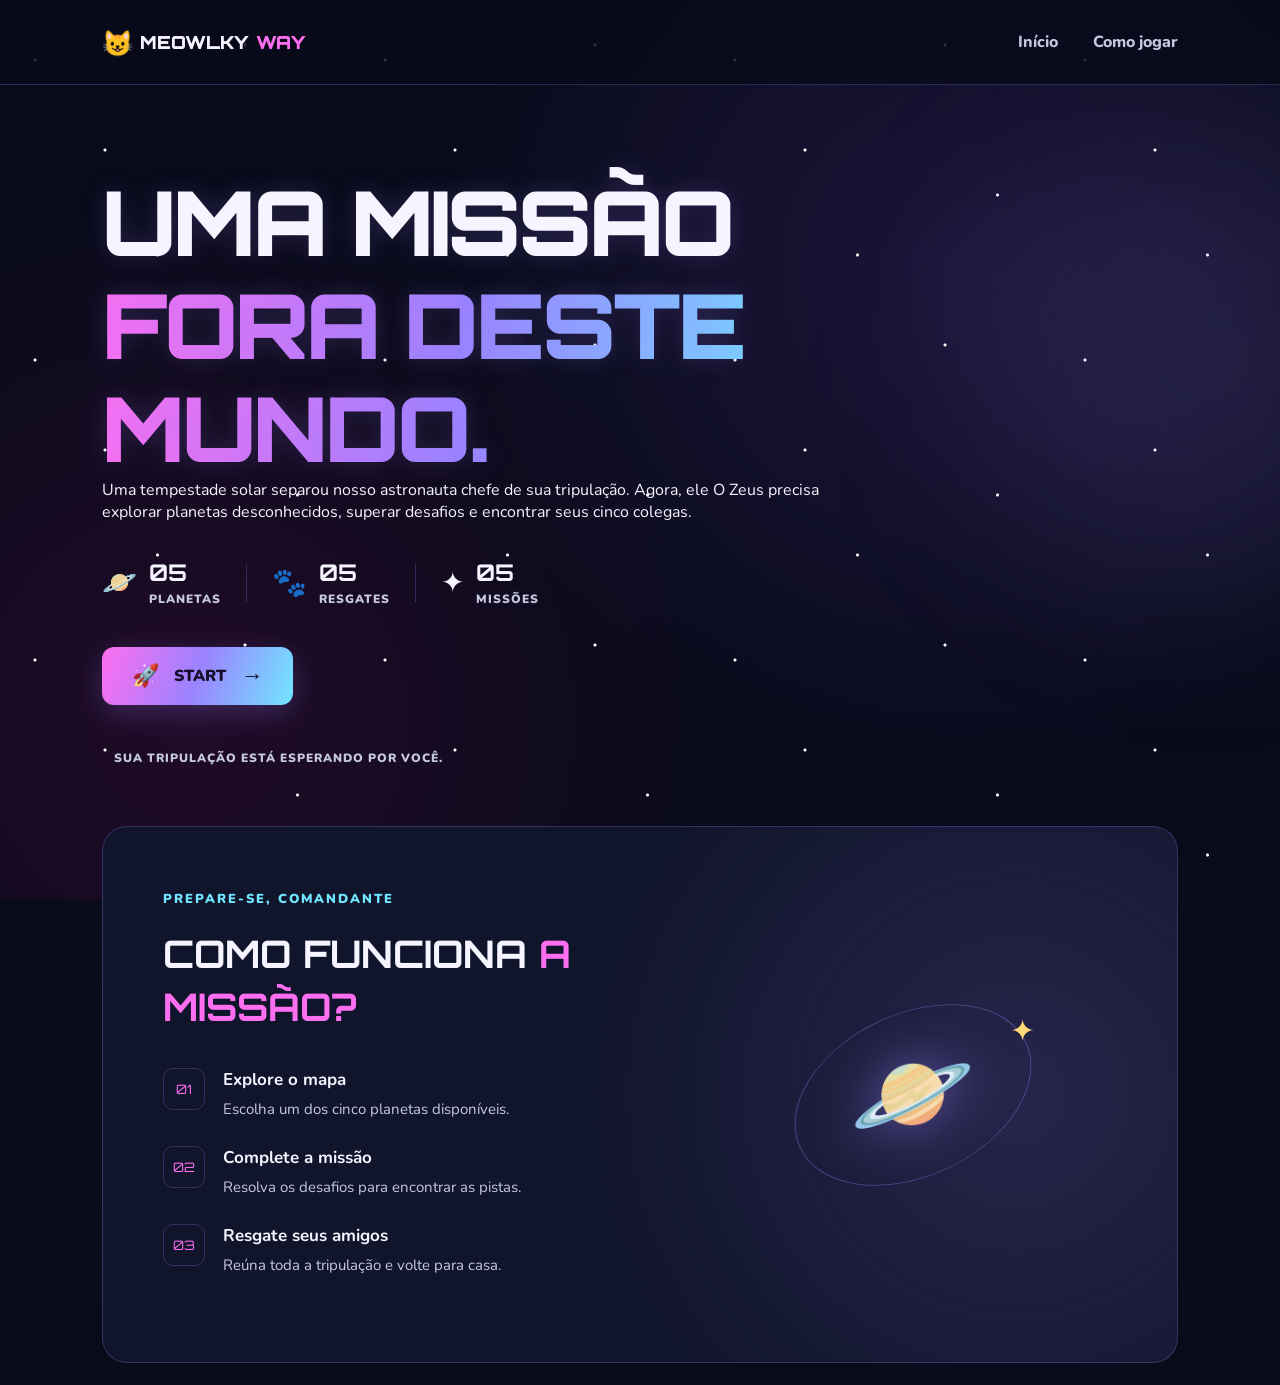
<file: index.html>
<!DOCTYPE html>
<html lang="pt-BR">
<head>
    <meta charset="UTF-8">
    <meta name="viewport" content="width=device-width, initial-scale=1.0">
    <title>MEOWLKY WAY - Aventura Espacial Felina</title>
    <link rel="stylesheet" href="index.css">
    <link href="https://fonts.googleapis.com/css2?family=Nunito:wght@400;500;600;700;800;900&family=Orbitron:wght@500;600;700;800;900&display=swap" rel="stylesheet">
</head>

<body>

    <div class="fundo">
        <div class="estrela"></div>
        <div class="nebulosa"></div>
    </div>

    <header class="header" id="inicio">
        <center>
            <a href="index.html" class="logo">
                <span class="logo-icone">😺</span>MEOWLKY <span>WAY</span>
            </a>
        </center>
        
        <nav class="navegacao">
            <a href="#inicio" class="inicio">Início</a>
            <a href="#como-jogar">Como jogar</a>
        </nav>
    </header>

    <main>
        <section class="titulo container">
            <div class="titulo-content">
                <h1>UMA MISSÃO<span>FORA DESTE</span><span class="pink-text">MUNDO.</span></h1>
                <p class="titulo-descricao">Uma tempestade solar separou nosso astronauta chefe de sua tripulação. Agora, ele O Zeus precisa explorar planetas desconhecidos, superar desafios e encontrar seus cinco colegas.</p>
                
                <div class="missao">
                    <div class="info-item">
                        <span class="info-icone">🪐</span>
                        <div>
                            <strong>05</strong>
                            <small>PLANETAS</small>
                        </div>
                    </div>

                    <div class="info-dividir"></div>
                    <div class="info-item">
                        <span class="info-icone">🐾</span>
                        <div>
                            <strong>05</strong>
                            <small>RESGATES</small>
                        </div>
                    </div>

                    <div class="info-dividir"></div>
                    <div class="info-item">
                        <span class="info-icone">✦</span>
                        <div>
                            <strong>05</strong>
                            <small>MISSÕES</small>
                        </div>
                    </div>
                </div>

                <div class="titulo-botao">
                    <a href="historia.html" class="btn btn-primary">
                        <span>🚀</span>START<span class="arrow">→</span>
                    </a>
                </div>

                <div class="botao">
                    <span class="note-line"></span>SUA TRIPULAÇÃO ESTÁ ESPERANDO POR VOCÊ.
                </div>
            </div>
        </section>
        <section class="como container" id="como-jogar">
            <div class="como-content">
                <span class="section-label">PREPARE-SE, COMANDANTE</span>
                <h2>COMO FUNCIONA <span>A MISSÃO?</span></h2>

                <div class="lista">
                    <div class="step">
                        <span class="step-numero">01</span>
                        <div>
                            <h3>Explore o mapa</h3>
                            <p>Escolha um dos cinco planetas disponíveis.</p>
                        </div>
                    </div>

                    <div class="step">
                        <span class="step-numero">02</span>
                        <div>
                            <h3>Complete a missão</h3>
                            <p>Resolva os desafios para encontrar as pistas.</p>
                        </div>
                    </div>

                    <div class="step">
                        <span class="step-numero">03</span>
                        <div>
                            <h3>Resgate seus amigos</h3>
                            <p>Reúna toda a tripulação e volte para casa.</p>
                        </div>
                    </div>
                </div>
            </div>

            <div class="como-decoracao">
                <div class="orbita"></div>
                <div class="planeta">🪐</div>
                <span class="estrela2">✦</span>
            </div>
        </section>
    </br>
    </main>
</body>
</html>
</file>
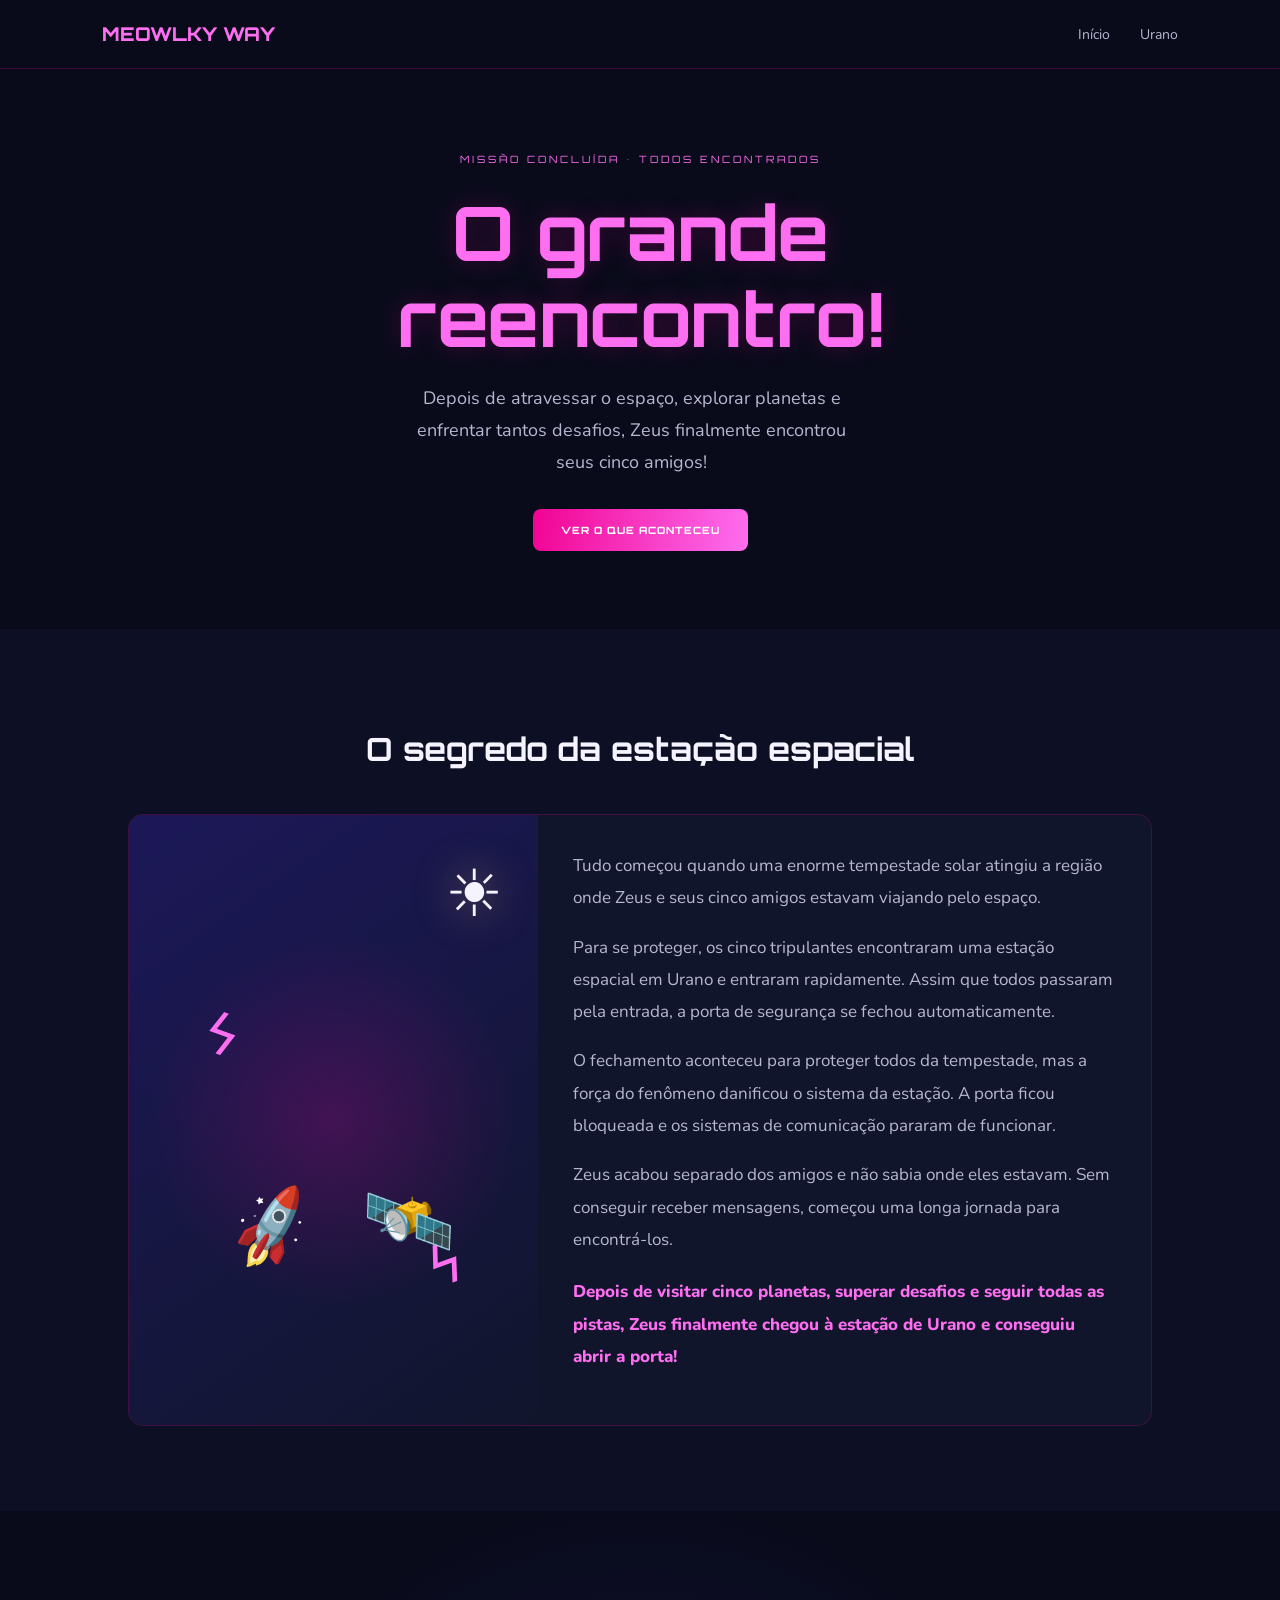
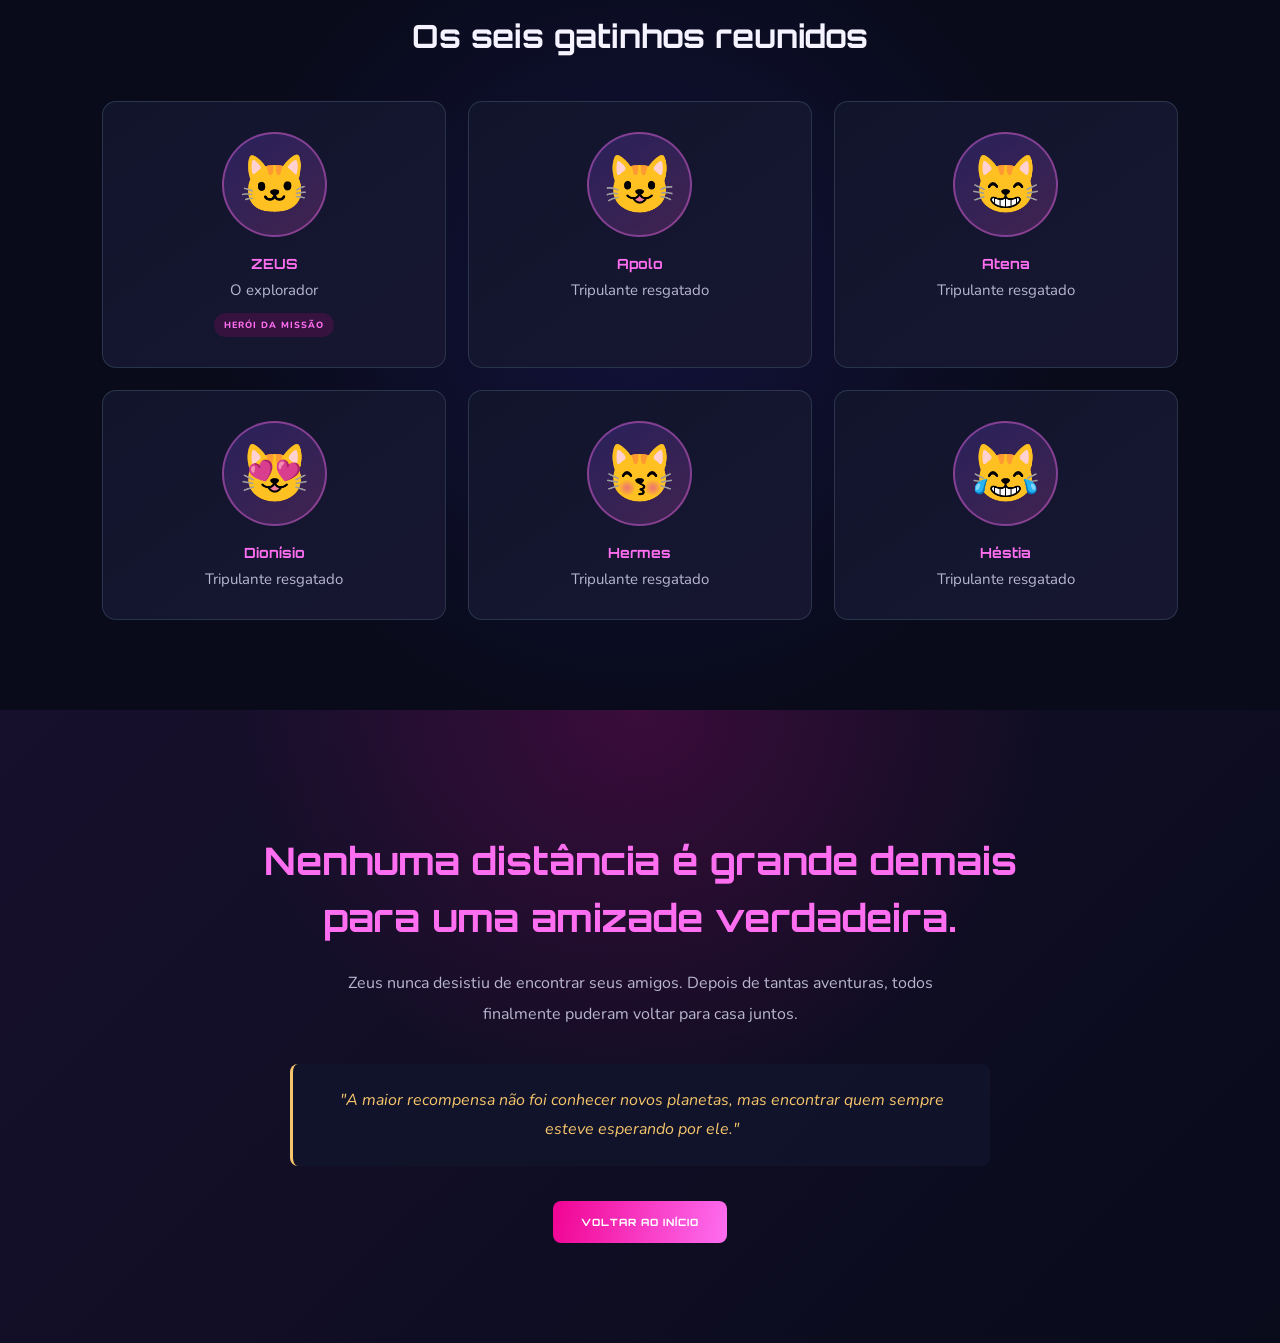
<file: final.html>
<!DOCTYPE html>
<html lang="pt-BR">

<head>
    <meta charset="UTF-8">
    <meta name="viewport" content="width=device-width, initial-scale=1.0">

    <title>MEOWLKY WAY | O Grande Reencontro</title>

    <link rel="stylesheet" href="final.css">

    <link href="https://fonts.googleapis.com/css2?family=Nunito:wght@400;500;600;700;800;900&family=Orbitron:wght@500;600;700;800;900&display=swap" rel="stylesheet">
</head>

<body>

    <!-- CABEÇALHO -->

    <header>
        <a href="index.html" class="logo">MEOWLKY WAY</a>

        <nav>
            <a href="index.html">Início</a>
            <a href="uranus.html">Urano</a>
        </nav>
    </header>


    <!-- APRESENTAÇÃO -->

    <section class="hero">

        <div class="hero-texto">

            <span class="etiqueta">MISSÃO CONCLUÍDA • TODOS ENCONTRADOS</span>

            <h1>O grande<br>reencontro!</h1>

            <p>
                Depois de atravessar o espaço, explorar planetas
                e enfrentar tantos desafios, Zeus finalmente
                encontrou seus cinco amigos!
            </p>

            <a href="#historia" class="botao">VER O QUE ACONTECEU</a>

        </div>

    </section>


    <!-- HISTÓRIA -->

    <section class="historia" id="historia">

        <div class="titulo-secao">


            <h2>O segredo da estação espacial</h2>


        </div>

        <div class="historia-card">

            <div class="historia-ilustracao">

                <div class="sol">☀</div>
                <div class="raio raio1">ϟ</div>
                <div class="raio raio2">ϟ</div>
                <div class="nave">🚀</div>
                <div class="estacao">🛰️</div>

            </div>

            <div class="historia-texto">

                <p>
                    Tudo começou quando uma enorme tempestade solar
                    atingiu a região onde Zeus e seus cinco amigos
                    estavam viajando pelo espaço.
                </p>

                <p>
                    Para se proteger, os cinco tripulantes encontraram
                    uma estação espacial em Urano e entraram rapidamente.
                    Assim que todos passaram pela entrada, a porta de
                    segurança se fechou automaticamente.
                </p>

                <p>
                    O fechamento aconteceu para proteger todos da
                    tempestade, mas a força do fenômeno danificou
                    o sistema da estação. A porta ficou bloqueada
                    e os sistemas de comunicação pararam de funcionar.
                </p>

                <p>
                    Zeus acabou separado dos amigos e não sabia
                    onde eles estavam. Sem conseguir receber mensagens,
                    começou uma longa jornada para encontrá-los.
                </p>

                <p class="destaque">
                    Depois de visitar cinco planetas, superar desafios
                    e seguir todas as pistas, Zeus finalmente chegou
                    à estação de Urano e conseguiu abrir a porta!
                </p>

            </div>

        </div>

    </section>


    <!-- REENCONTRO -->

    <section class="reencontro">

        <div class="titulo-secao">
            <h2>Os seis gatinhos reunidos</h2>
        </div>

        <div class="grupo-gatos">

            <div class="gato-card">
                <div class="gato-avatar">🐱</div>
                <h3>ZEUS</h3>
                <p>O explorador</p>
                <span class="tag">HERÓI DA MISSÃO</span>
            </div>

            <div class="gato-card">
                <div class="gato-avatar">😺</div>
                <h3>Apolo</h3>
                <p>Tripulante resgatado</p>
            </div>

            <div class="gato-card">
                <div class="gato-avatar">😸</div>
                <h3>Atena</h3>
                <p>Tripulante resgatado</p>
            </div>

            <div class="gato-card">
                <div class="gato-avatar">😻</div>
                <h3>Dionísio</h3>
                <p>Tripulante resgatado</p>
            </div>

            <div class="gato-card">
                <div class="gato-avatar">😽</div>
                <h3>Hermes</h3>
                <p>Tripulante resgatado</p>
            </div>

            <div class="gato-card">
                <div class="gato-avatar">😹</div>
                <h3>Héstia</h3>
                <p>Tripulante resgatado</p>
            </div>

        </div>

    </section>


    <!-- FINAL -->

    <section class="final">
 
        <h2>Nenhuma distância é grande demais para uma amizade verdadeira.</h2>

        <p>
            Zeus nunca desistiu de encontrar seus amigos.
            Depois de tantas aventuras, todos finalmente
            puderam voltar para casa juntos.
        </p>

        <div class="frase-final">
            "A maior recompensa não foi conhecer novos planetas,
            mas encontrar quem sempre esteve esperando por ele."
        </div>

        <a href="index.html" class="botao">VOLTAR AO INÍCIO</a>
    </section>



</body>
</html>
</file>
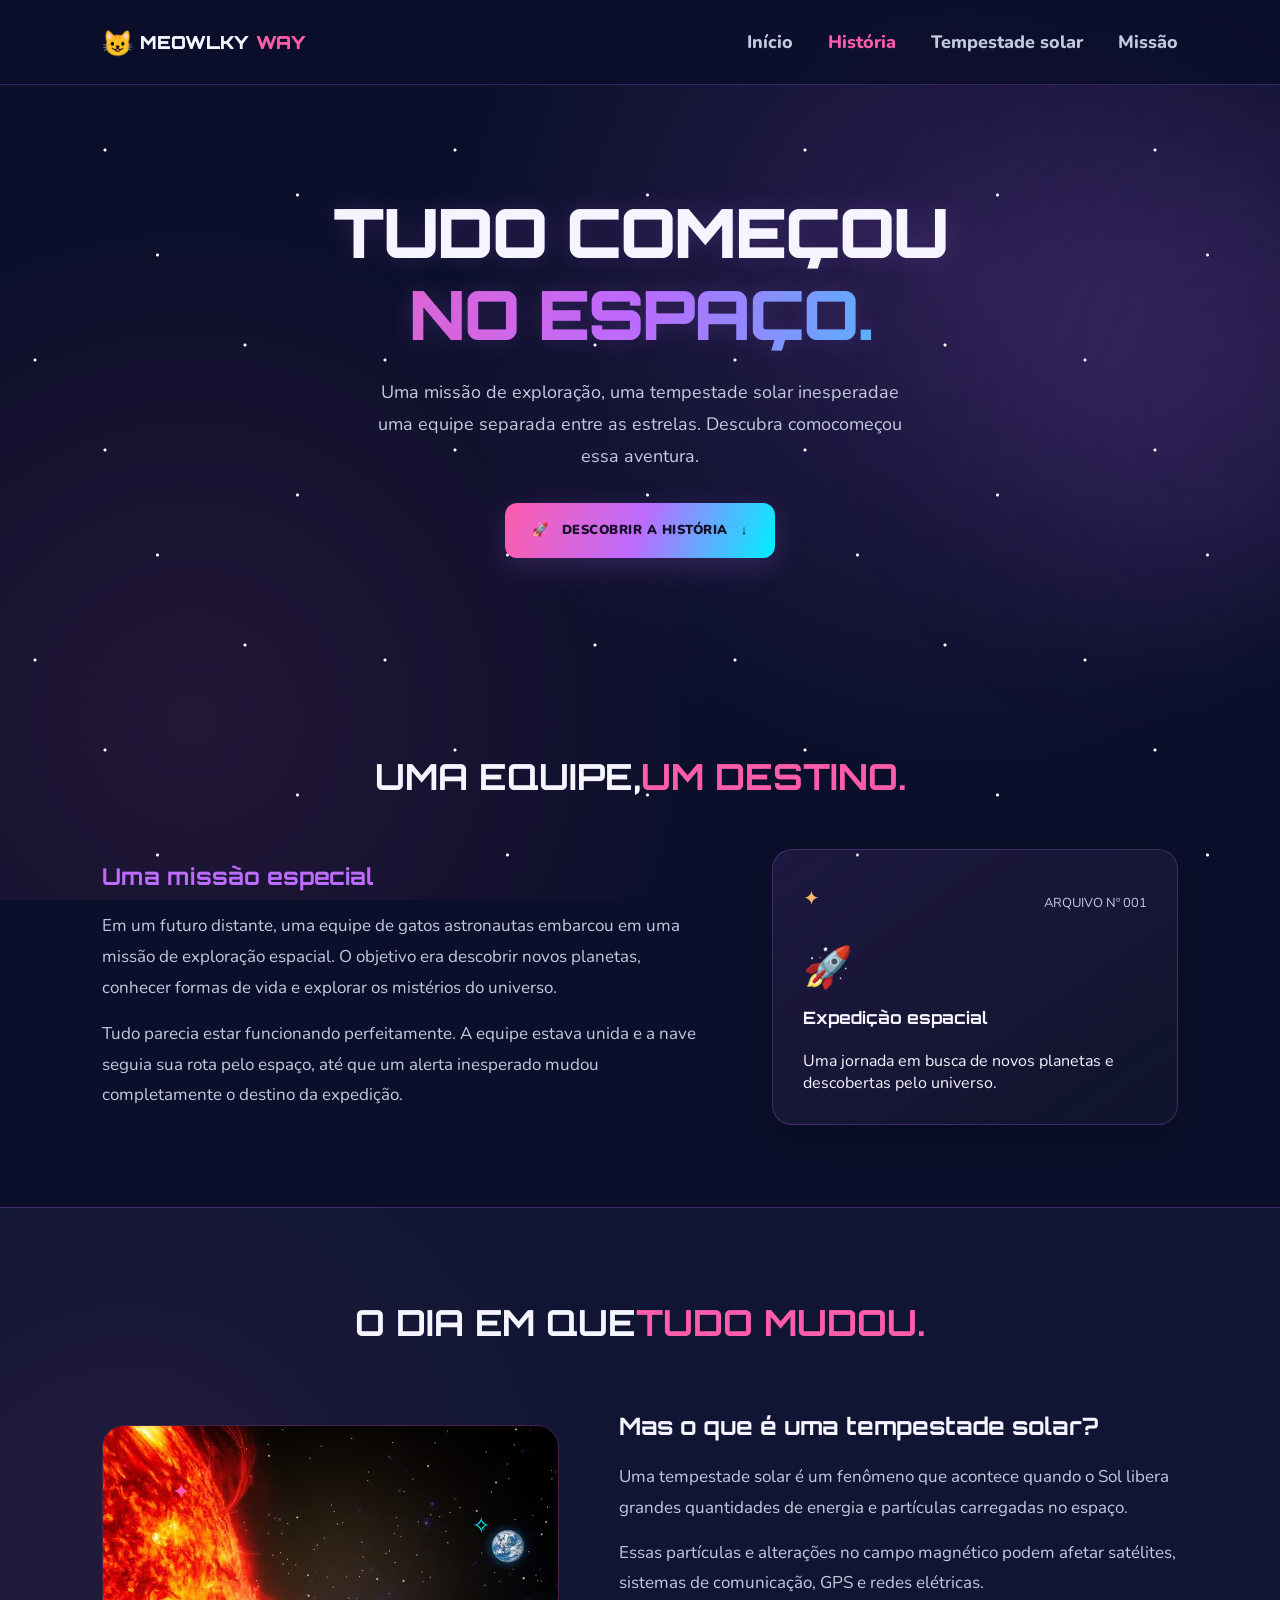
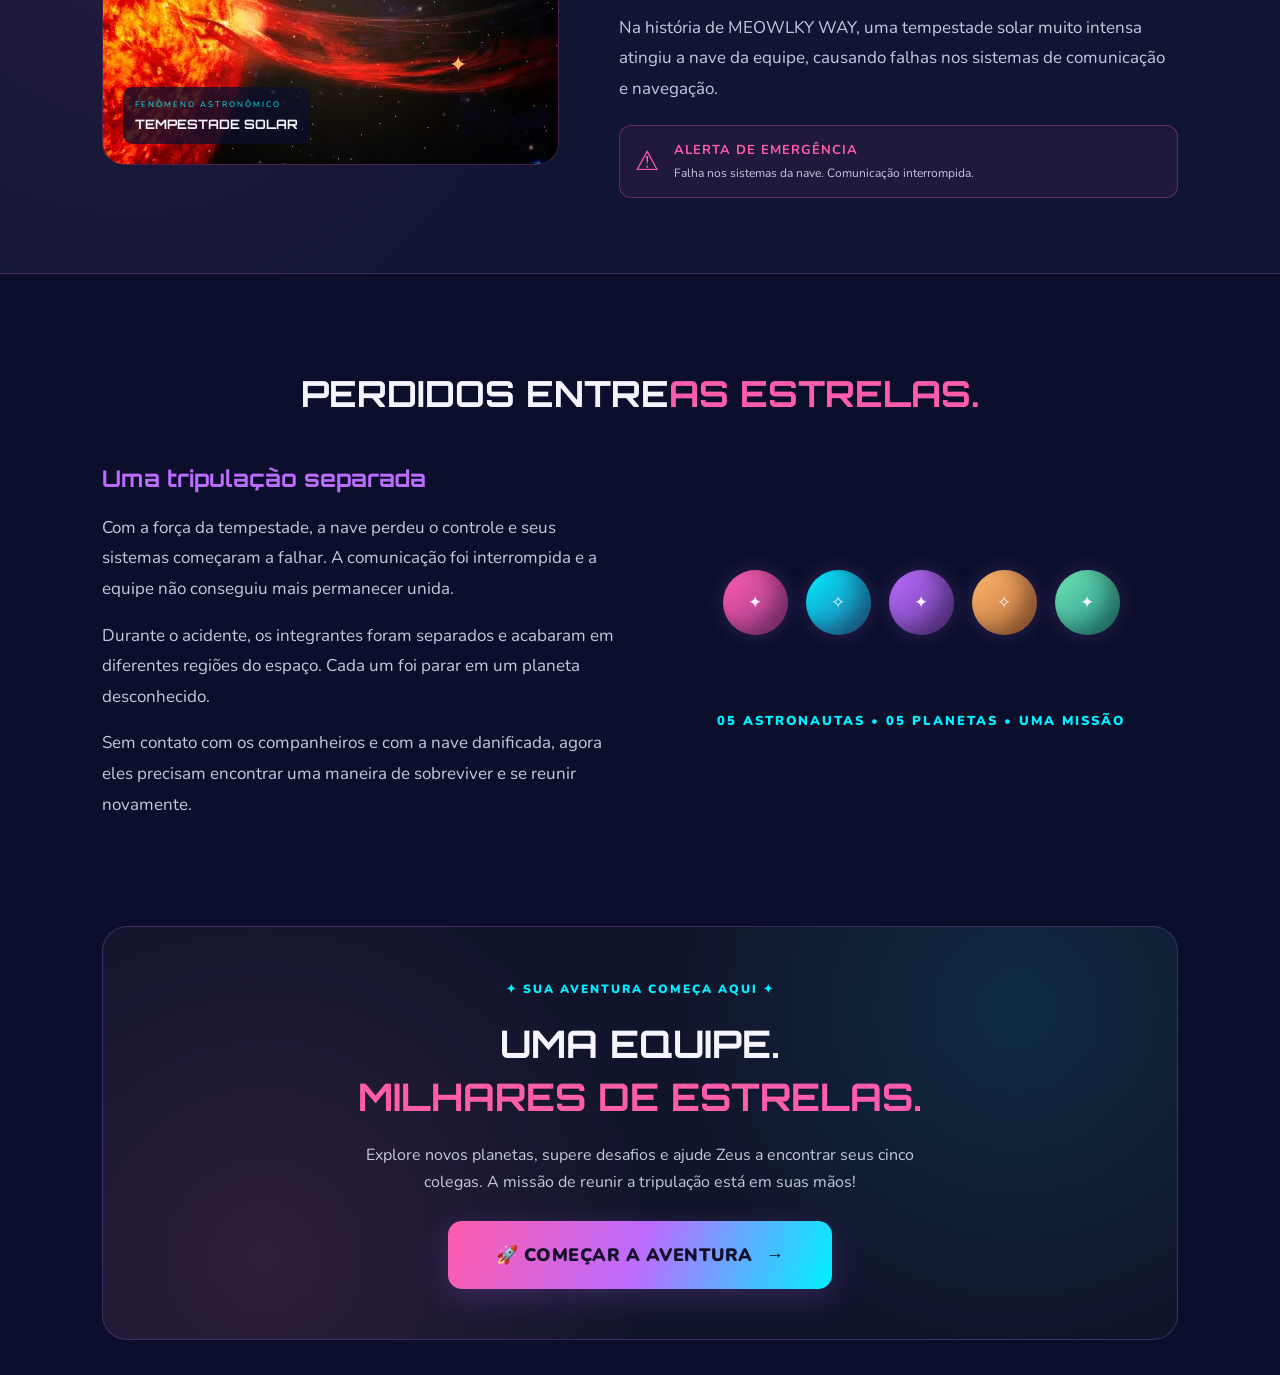
<file: historia.html>
<!DOCTYPE html>
<html lang="pt-BR">
<head>
    <meta charset="UTF-8">
    <meta name="viewport" content="width=device-width, initial-scale=1.0">
    <title>História | MEOWLKY WAY</title>
    <link rel="stylesheet" href="historia.css">
    <link href="https://fonts.googleapis.com/css2?family=Nunito:wght@400;500;600;700;800;900&family=Orbitron:wght@500;600;700;800;900&display=swap" rel="stylesheet">
</head>

<body>
    <div class="fundo">
        <div class="estrela"></div>
        <div class="nebulosa"></div>
    </div>

    <header class="header">
        <a href="index.html" class="logo">
            <span class="logo-icon">😺</span>MEOWLKY <span>WAY</span>
        </a>

        <nav class="navigation">
            <a href="index.html">Início</a>
            <a href="#historia" class="active">História</a>
            <a href="#tempestade">Tempestade solar</a>
            <a href="#missao">Missão</a>
        </nav>
    </header>

    <main>
        <section class="hero container">
            <div class="hero-content">
                <h1>TUDO COMEÇOU<span>NO ESPAÇO.</span></h1>
                <p class="hero-description">Uma missão de exploração, uma tempestade solar inesperadae uma equipe separada entre as estrelas. Descubra comocomeçou essa aventura.</p>
                <div class="hero-buttons">
                    <a href="#historia" class="btn btn-primary">
                        <span>🚀</span>DESCOBRIR A HISTÓRIA<span>↓</span>
                    </a>
                </div>
            </div>
        </section>
    </br>


        <section class="story-section container" id="historia">
            <div class="section-heading">
                <h2>UMA EQUIPE,<span>UM DESTINO.</span></h2>
            </div>

            <div class="story-grid">
                <div class="story-text">
                    <h3>Uma missão especial</h3>
                    <p>Em um futuro distante, uma equipe de gatos astronautas embarcou em uma missão de exploração espacial. O objetivo era descobrir novos planetas, conhecer formas de vida e explorar os mistérios do universo.</p>
                    <p>Tudo parecia estar funcionando perfeitamente. A equipe estava unida e a nave seguia sua rota pelo espaço, até que um alerta inesperado mudou completamente o destino da expedição.</p>
                </div>

                <div class="story-card">
                    <div class="card-top">
                        <span>✦</span>
                        <small>ARQUIVO Nº 001</small>
                    </div>

                    <div class="card-icon">🚀</div>
                    <h3>Expedição espacial</h3>
                    </br>
                    <p>Uma jornada em busca de novos planetas e descobertas pelo universo.</p>
                    <div class="card-status">
                    </div>
                </div>
            </div>
        </section>

        <section class="solar-section" id="tempestade">
            <div class="container">
                <div class="section-heading">
                    <h2>O DIA EM QUE<span>TUDO MUDOU.</span></h2>
                </div>

                <div class="solar-grid">
                    <div class="solar-visual">
                        <div class="solar-glow"></div>
                        <img src="tempestade.webp" alt="Tempestade solar" class="solar-image">                        <span class="solar-star solar-star-one">✦</span>
                        <span class="solar-star solar-star-two">✧</span>
                        <span class="solar-star solar-star-three">✦</span>

                        <div class="solar-caption">
                            <span>FENÔMENO ASTRONÔMICO</span>
                            <strong>TEMPESTADE SOLAR</strong>
                        </div>

                    </div>

                    <div class="solar-text">
                        <h3>Mas o que é uma tempestade solar?</h3>
                        <p>Uma tempestade solar é um fenômeno que acontece quando o Sol libera grandes quantidades de energia e partículas carregadas no espaço.</p>

                        <p>Essas partículas e alterações no campo magnético podem afetar satélites, sistemas de comunicação, GPS e redes elétricas.</p>

                        <p>Na história de MEOWLKY WAY, uma tempestade solar muito intensa atingiu a nave da equipe, causando falhas nos sistemas de comunicação e navegação.</p>

                        <div class="warning-card">
                            <span class="warning-icon">⚠</span>

                            <div>
                                <strong>ALERTA DE EMERGÊNCIA</strong>
                                <small>Falha nos sistemas da nave. Comunicação interrompida.</small>
                            </div>
                        </div>
                    </div>
                </div>
            </div>
        </section>


        <section class="separation-section container">
            <div class="section-heading">
                <h2>PERDIDOS ENTRE<span>AS ESTRELAS.</span></h2>
            </div>

            <div class="separation-grid">
                <div class="separation-text">
                    <h3>Uma tripulação separada</h3>
                    <p>Com a força da tempestade, a nave perdeu o controle e seus sistemas começaram a falhar. A comunicação foi interrompida e a equipe não conseguiu mais permanecer unida.</p>
                    <p>Durante o acidente, os integrantes foram separados e acabaram em diferentes regiões do espaço. Cada um foi parar em um planeta desconhecido.</p>
                    <p>Sem contato com os companheiros e com a nave danificada, agora eles precisam encontrar uma maneira de sobreviver e se reunir novamente.</p>
                </div>

                <div class="planet-display">

                    <div class="planet planet-pink">✦</div>
                    <div class="planet planet-blue">✧</div>
                    <div class="planet planet-purple">✦</div>
                    <div class="planet planet-orange">✧</div>
                    <div class="planet planet-green">✦</div>
                        <span class="planet-caption">05 ASTRONAUTAS • 05 PLANETAS • UMA MISSÃO</span>
                </div>
            </div>
        </section>

        <section class="mission-section container" id="missao">
            <div class="mission-box">
                <span class="section-label">✦ SUA AVENTURA COMEÇA AQUI ✦</span>
                <h2>UMA EQUIPE.<span>MILHARES DE ESTRELAS.</span></h2>
                <p>Explore novos planetas, supere desafios e ajude Zeus a encontrar seus cinco colegas. A missão de reunir a tripulação está em suas mãos!</p>

                <a href="venus.html" class="btn btn-primary">
                    🚀 COMEÇAR A AVENTURA
                    <span>→</span>
                </a>
            </div>
        </section>
    </main>
</body>
</html>
</file>
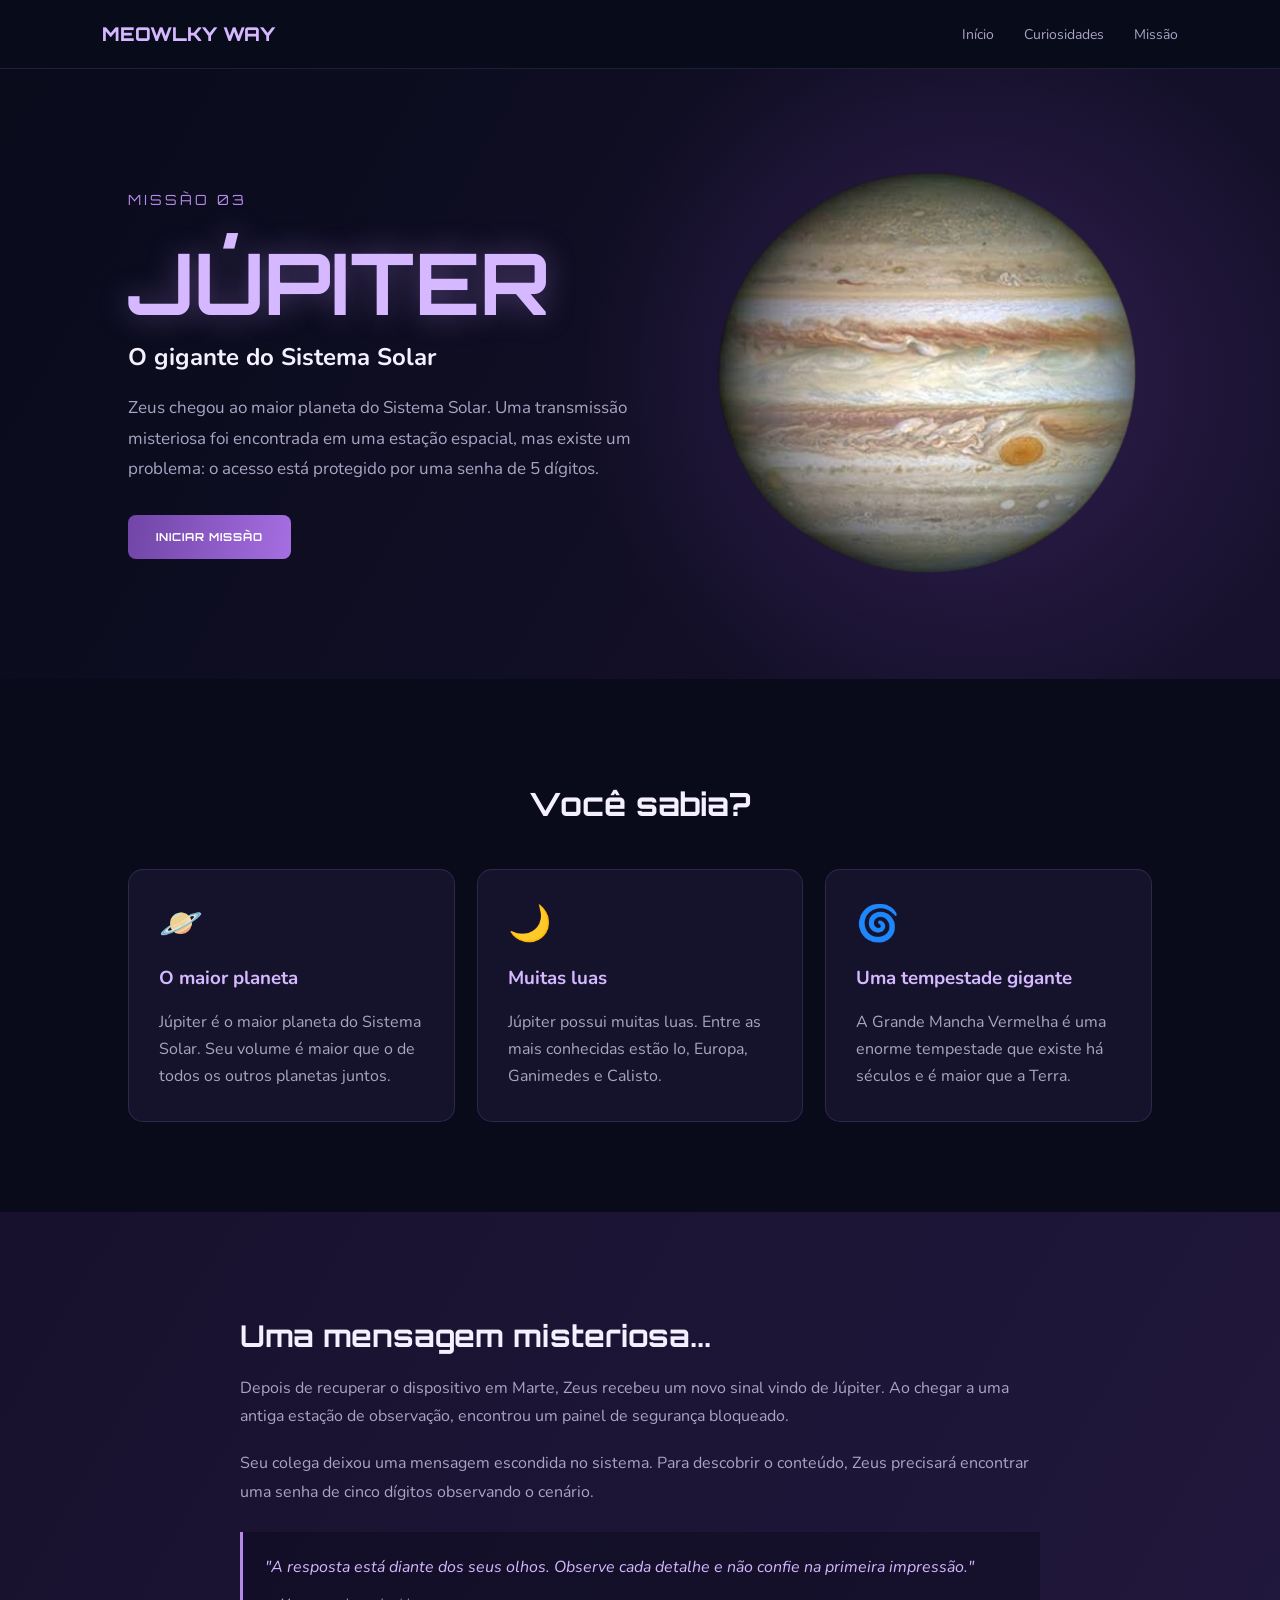
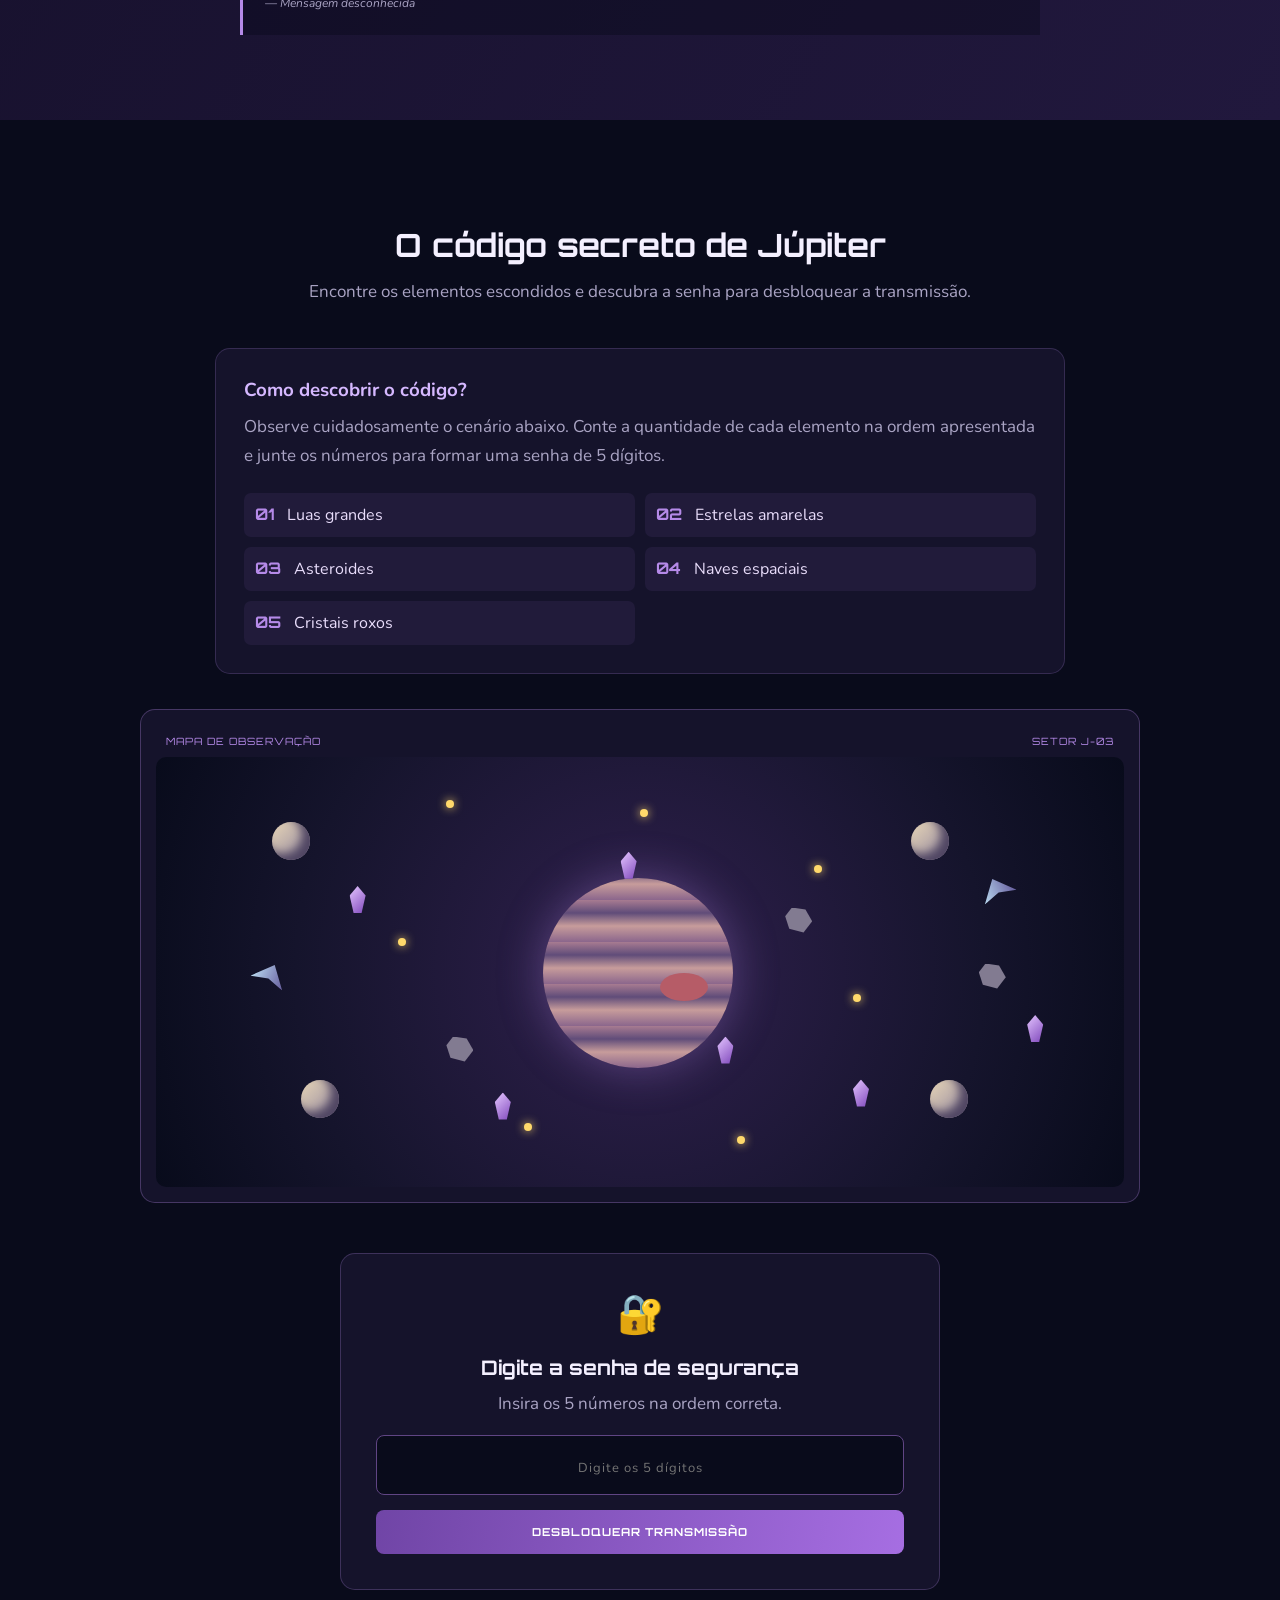
<file: jupiter.html>
<!DOCTYPE html>
<html lang="pt-BR">

<head>
    <meta charset="UTF-8">
    <meta name="viewport" content="width=device-width, initial-scale=1.0">

    <title>Júpiter | Meowlky Way</title>

    <link rel="stylesheet" href="jupiter.css">

    <link href="https://fonts.googleapis.com/css2?family=Nunito:wght@400;500;600;700;800;900&family=Orbitron:wght@500;600;700;800&display=swap" rel="stylesheet">
</head>

<body>

    <header>
        <a href="index.html" class="logo">MEOWLKY WAY</a>

        <nav>
            <a href="index.html">Início</a>
            <a href="#curiosidades">Curiosidades</a>
            <a href="#missao">Missão</a>
        </nav>
    </header>

    <main>

        <!-- APRESENTAÇÃO -->

        <section class="hero">

            <div class="hero-texto">

                <span class="etiqueta">MISSÃO 03</span>

                <h1>JÚPITER</h1>

                <h2>O gigante do Sistema Solar</h2>

                <p>
                    Zeus chegou ao maior planeta do Sistema Solar.
                    Uma transmissão misteriosa foi encontrada em uma
                    estação espacial, mas existe um problema:
                    o acesso está protegido por uma senha de 5 dígitos.
                </p>

                <a href="#missao" class="botao">INICIAR MISSÃO</a>

            </div>

            <div class="jupiter-planeta">
                <img src="images (2).png" alt="Planeta Júpiter">
            </div>

        </section>


        <!-- CURIOSIDADES -->

        <section class="curiosidades" id="curiosidades">

            <div class="titulo-secao">
                <h2>Você sabia?</h2>
            </div>

            <div class="cards">

                <article class="card">

                    <div class="icone">🪐</div>

                    <h3>O maior planeta</h3>

                    <p>
                        Júpiter é o maior planeta do Sistema Solar.
                        Seu volume é maior que o de todos os outros
                        planetas juntos.
                    </p>

                </article>

                <article class="card">

                    <div class="icone">🌙</div>

                    <h3>Muitas luas</h3>

                    <p>
                        Júpiter possui muitas luas. Entre as mais
                        conhecidas estão Io, Europa, Ganimedes e Calisto.
                    </p>

                </article>

                <article class="card">

                    <div class="icone">🌀</div>

                    <h3>Uma tempestade gigante</h3>

                    <p>
                        A Grande Mancha Vermelha é uma enorme tempestade
                        que existe há séculos e é maior que a Terra.
                    </p>

                </article>

            </div>

        </section>


        <!-- HISTÓRIA -->

        <section class="historia">

            <div class="historia-conteudo">

                <h2>Uma mensagem misteriosa...</h2>

                <p>
                    Depois de recuperar o dispositivo em Marte,
                    Zeus recebeu um novo sinal vindo de Júpiter.
                    Ao chegar a uma antiga estação de observação,
                    encontrou um painel de segurança bloqueado.
                </p>

                <p>
                    Seu colega deixou uma mensagem escondida no sistema.
                    Para descobrir o conteúdo, Zeus precisará encontrar
                    uma senha de cinco dígitos observando o cenário.
                </p>

                <div class="mensagem">

                    "A resposta está diante dos seus olhos.
                    Observe cada detalhe e não confie na primeira impressão."

                    <span>— Mensagem desconhecida</span>

                </div>

            </div>

        </section>


        <!-- MISSÃO -->

        <section class="missao" id="missao">

            <div class="titulo-secao">

                <h2>O código secreto de Júpiter</h2>

                <p>
                    Encontre os elementos escondidos e descubra
                    a senha para desbloquear a transmissão.
                </p>

            </div>


            <!-- INSTRUÇÕES -->

            <div class="instrucoes">

                <h3>Como descobrir o código?</h3>

                <p>
                    Observe cuidadosamente o cenário abaixo.
                    Conte a quantidade de cada elemento na ordem
                    apresentada e junte os números para formar
                    uma senha de 5 dígitos.
                </p>

                <div class="ordem">

                    <div><span>01</span> Luas grandes</div>
                    <div><span>02</span> Estrelas amarelas</div>
                    <div><span>03</span> Asteroides</div>
                    <div><span>04</span> Naves espaciais</div>
                    <div><span>05</span> Cristais roxos</div>

                </div>

            </div>


            <!-- CENÁRIO -->

            <div class="painel-cenario">

                <div class="cenario-titulo">

                    <span>MAPA DE OBSERVAÇÃO</span>
                    <span>SETOR J-03</span>

                </div>

                <div class="cenario">

                    <div class="fundo-planeta"></div>

                    <!-- 4 LUAS GRANDES -->

                    <span class="lua-grande lg1"></span>
                    <span class="lua-grande lg2"></span>
                    <span class="lua-grande lg3"></span>
                    <span class="lua-grande lg4"></span>


                    <!-- 7 ESTRELAS AMARELAS -->

                    <span class="estrela-amarela ea1"></span>
                    <span class="estrela-amarela ea2"></span>
                    <span class="estrela-amarela ea3"></span>
                    <span class="estrela-amarela ea4"></span>
                    <span class="estrela-amarela ea5"></span>
                    <span class="estrela-amarela ea6"></span>
                    <span class="estrela-amarela ea7"></span>


                    <!-- 3 ASTEROIDES -->

                    <span class="asteroide as1"></span>
                    <span class="asteroide as2"></span>
                    <span class="asteroide as3"></span>


                    <!-- 2 NAVES -->

                    <span class="nave nv1"></span>
                    <span class="nave nv2"></span>


                    <!-- 6 CRISTAIS -->

                    <span class="cristal cr1"></span>
                    <span class="cristal cr2"></span>
                    <span class="cristal cr3"></span>
                    <span class="cristal cr4"></span>
                    <span class="cristal cr5"></span>
                    <span class="cristal cr6"></span>

                </div>

            </div>


            <!-- CAMPO DE SENHA -->

            <div class="senha-area">

                <div class="cadeado">🔐</div>

                <h3>Digite a senha de segurança</h3>

                <p>
                    Insira os 5 números na ordem correta.
                </p>

                <form action="#sucesso" method="get">

                    <input
                        type="password"
                        name="senha"
                        placeholder="Digite os 5 dígitos"
                        inputmode="numeric"
                        pattern="47326"
                        maxlength="5"
                        minlength="5"
                        title="Digite os 5 números corretos."
                        required
                        autocomplete="off"
                    >

                    <button type="submit" class="botao">
                        DESBLOQUEAR TRANSMISSÃO
                    </button>

                </form>

            </div>


            <!-- RESULTADO -->

            <div class="resultado" id="sucesso">

                <div class="resultado-icone">✦</div>

                <span>ACESSO AUTORIZADO</span>

                <h2>Você conseguiu!</h2>

                <p>
                    O código foi aceito e a transmissão foi recuperada.
                    Zeus encontrou uma nova pista sobre o paradeiro
                    de seus colegas!
                </p>

                <div class="mensagem-final">

                    "A jornada ainda não terminou.
                    Continue seguindo os sinais..."

                </div>

                <a href="saturno.html" class="botao">
                    IR PARA PRÓXIMO PLANETA
                </a>

            </div>

        </section>

    </main>

</body>
</html>
</file>
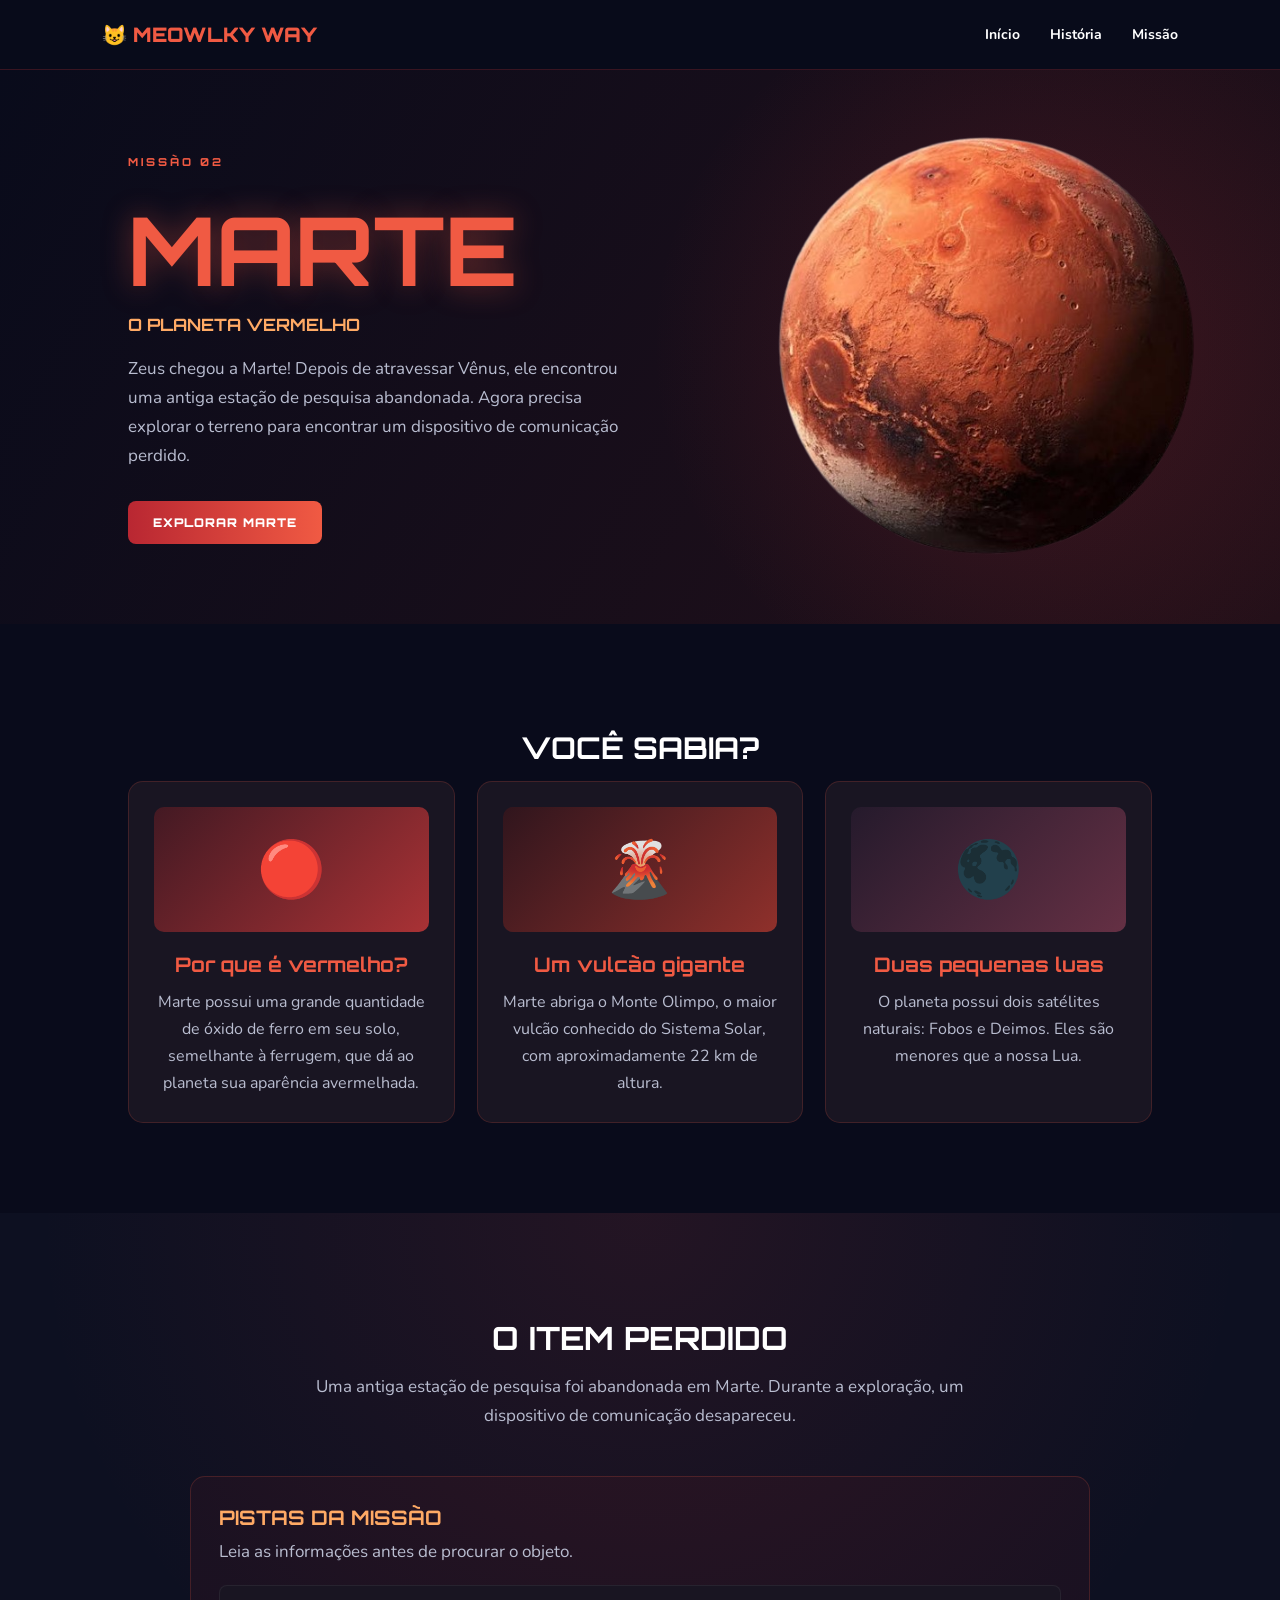
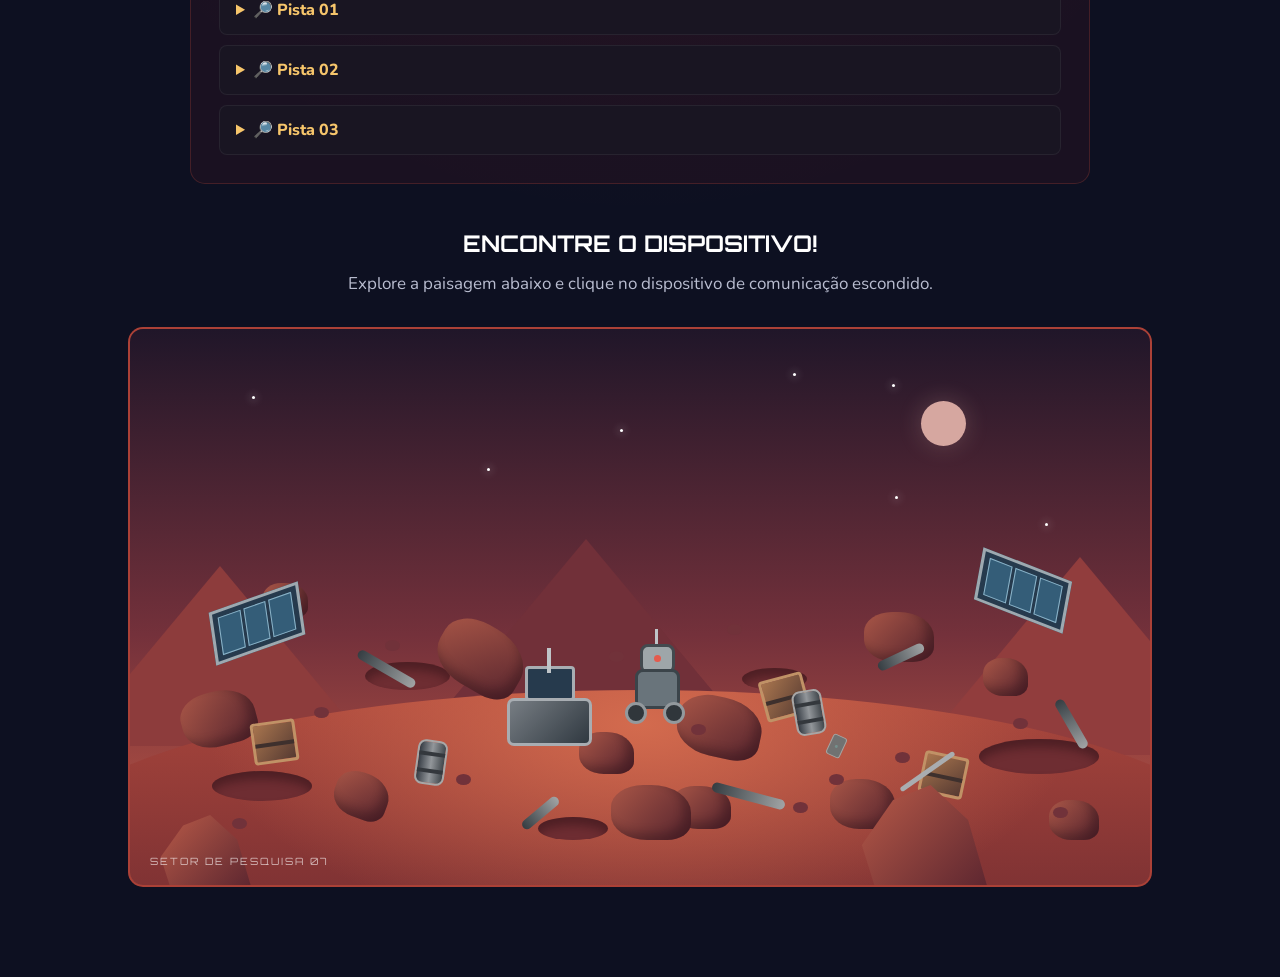
<file: marte.html>
<!DOCTYPE html>
<html lang="pt-BR">

<head>
    <meta charset="UTF-8">
    <meta name="viewport" content="width=device-width, initial-scale=1.0">

    <title>MEOWLKY WAY | Missão em Marte</title>

    <link rel="stylesheet" href="marte.css">

    <link href="https://fonts.googleapis.com/css2?family=Nunito:wght@400;500;600;700;800;900&family=Orbitron:wght@500;600;700;800;900&display=swap" rel="stylesheet">
</head>

<body>

    <!-- CABEÇALHO -->

    <header class="cabecalho">

        <a href="index.html" class="logo">
            😺 MEOWLKY WAY
        </a>

        <nav>
            <a href="index.html">Início</a>
            <a href="historia.html">História</a>
            <a href="#missao">Missão</a>
        </nav>

    </header>


    <main>

        <!-- APRESENTAÇÃO DE MARTE -->
        <section class="marte-hero">
            <div class="hero-conteudo">
                <span class="etiqueta">MISSÃO 02</span>
                <h1>MARTE</h1>
                <h2>O PLANETA VERMELHO</h2>
                <p>
                    Zeus chegou a Marte! Depois de atravessar Vênus,
                    ele encontrou uma antiga estação de pesquisa abandonada.
                    Agora precisa explorar o terreno para encontrar um
                    dispositivo de comunicação perdido.
                </p>

                <a href="#curiosidades" class="botao">
                    EXPLORAR MARTE
                </a>

            </div>

            <div class="marte-ilustracao">
                <img src="images__1_-removebg-preview5.png" alt="Planeta Marte" class="marte-planeta">
            </div>

        </section>


        <!-- CURIOSIDADES -->

        <section class="curiosidades" id="curiosidades">
            <h2>VOCÊ SABIA?</h2>
            <div class="curiosidades-grid">
                <article class="curiosidade-card">
                    <div class="curiosidade-imagem planeta-imagem">
                        🔴
                    </div>
                    <h3>Por que é vermelho?</h3>

                    <p>
                        Marte possui uma grande quantidade de óxido
                        de ferro em seu solo, semelhante à ferrugem,
                        que dá ao planeta sua aparência avermelhada.
                    </p>

                </article>


                <article class="curiosidade-card">

                    <div class="curiosidade-imagem vulcao-imagem">
                        🌋
                    </div>

                    <h3>Um vulcão gigante</h3>

                    <p>
                        Marte abriga o Monte Olimpo, o maior vulcão
                        conhecido do Sistema Solar, com aproximadamente
                        22 km de altura.
                    </p>

                </article>


                <article class="curiosidade-card">

                    <div class="curiosidade-imagem luas-imagem">
                        🌑
                    </div>

                    <h3>Duas pequenas luas</h3>

                    <p>
                        O planeta possui dois satélites naturais:
                        Fobos e Deimos. Eles são menores que a nossa Lua.
                    </p>

                </article>

            </div>

        </section>


        <!-- MISSÃO -->

        <section class="missao" id="missao">

            <div class="missao-cabecalho">

                <h2>O ITEM PERDIDO</h2>

                <p>
                    Uma antiga estação de pesquisa foi abandonada
                    em Marte. Durante a exploração, um dispositivo
                    de comunicação desapareceu.
                </p>

            </div>


            <!-- PISTAS -->

            <div class="pistas">

                <h3>PISTAS DA MISSÃO</h3>

                <p>
                    Leia as informações antes de procurar o objeto.
                </p>

                <details>
                    <summary>🔎 Pista 01</summary>
                    <p>
                        O dispositivo possui uma pequena luz azul.
                    </p>
                </details>

                <details>
                    <summary>🔎 Pista 02</summary>
                    <p>
                        Ele está próximo de uma formação rochosa.
                    </p>
                </details>

                <details>
                    <summary>🔎 Pista 03</summary>
                    <p>
                        Observe principalmente a região inferior
                        direita do cenário.
                    </p>
                </details>

            </div>


            <!-- JOGO -->

            <div class="jogo" id="jogo">

                <div class="jogo-titulo">


                    <h3>ENCONTRE O DISPOSITIVO!</h3>

                    <p>
                        Explore a paisagem abaixo e clique no dispositivo
                        de comunicação escondido.
                    </p>

                </div>


                <!-- CENÁRIO DE MARTE -->

                <div class="cenario">

                    <div class="ceu">

                        <div class="estrela estrela-1"></div>
                        <div class="estrela estrela-2"></div>
                        <div class="estrela estrela-3"></div>
                        <div class="estrela estrela-4"></div>
                        <div class="estrela estrela-5"></div>
                        <div class="estrela estrela-6"></div>
                        <div class="estrela estrela-7"></div>

                        <div class="lua-marte"></div>

                        <div class="montanha montanha-1"></div>
                        <div class="montanha montanha-2"></div>
                        <div class="montanha montanha-3"></div>

                    </div>


                    <!-- TERRENO -->

                    <div class="terreno"></div>


                    <!-- CRATERAS -->

                    <div class="cratera cratera-1"></div>
                    <div class="cratera cratera-2"></div>
                    <div class="cratera cratera-3"></div>
                    <div class="cratera cratera-4"></div>
                    <div class="cratera cratera-5"></div>


                    <!-- PEDRAS GRANDES -->

                    <div class="pedra pedra-1"></div>
                    <div class="pedra pedra-2"></div>
                    <div class="pedra pedra-3"></div>
                    <div class="pedra pedra-4"></div>
                    <div class="pedra pedra-5"></div>
                    <div class="pedra pedra-6"></div>
                    <div class="pedra pedra-7"></div>
                    <div class="pedra pedra-8"></div>
                    <div class="pedra pedra-9"></div>
                    <div class="pedra pedra-10"></div>
                    <div class="pedra pedra-11"></div>
                    <div class="pedra pedra-12"></div>


                    <!-- PEDRINHAS -->

                    <div class="pedrinha pedrinha-1"></div>
                    <div class="pedrinha pedrinha-2"></div>
                    <div class="pedrinha pedrinha-3"></div>
                    <div class="pedrinha pedrinha-4"></div>
                    <div class="pedrinha pedrinha-5"></div>
                    <div class="pedrinha pedrinha-6"></div>
                    <div class="pedrinha pedrinha-7"></div>
                    <div class="pedrinha pedrinha-8"></div>
                    <div class="pedrinha pedrinha-9"></div>
                    <div class="pedrinha pedrinha-10"></div>
                    <div class="pedrinha pedrinha-11"></div>
                    <div class="pedrinha pedrinha-12"></div>


                    <!-- CAIXAS -->

                    <div class="caixa caixa-1"></div>
                    <div class="caixa caixa-2"></div>
                    <div class="caixa caixa-3"></div>


                    <!-- BARRIS -->

                    <div class="barril barril-1"></div>
                    <div class="barril barril-2"></div>


                    <!-- ROBÔ EXPLORADOR -->

                    <div class="robo">

                        <div class="robo-antena"></div>
                        <div class="robo-cabeca"></div>
                        <div class="robo-corpo"></div>
                        <div class="robo-roda roda-1"></div>
                        <div class="robo-roda roda-2"></div>

                    </div>


                    <!-- ESTAÇÃO ABANDONADA -->

                    <div class="equipamento">

                        <div class="equipamento-antena"></div>
                        <div class="equipamento-painel"></div>
                        <div class="equipamento-base"></div>

                    </div>


                    <!-- PLACAS SOLARES -->

                    <div class="placa-solar solar-1">
                        <div></div>
                        <div></div>
                        <div></div>
                    </div>

                    <div class="placa-solar solar-2">
                        <div></div>
                        <div></div>
                        <div></div>
                    </div>


                    <!-- DESTROÇOS -->

                    <div class="destroco destroco-1"></div>
                    <div class="destroco destroco-2"></div>
                    <div class="destroco destroco-3"></div>
                    <div class="destroco destroco-4"></div>
                    <div class="destroco destroco-5"></div>


                    <!-- ANTENA CAÍDA -->

                    <div class="antena-caida"></div>


                    <!-- DISPOSITIVO ESCONDIDO -->

                    <a href="#item-encontrado"
                       class="item-escondido"
                       aria-label="Encontrar dispositivo de comunicação"
                       title="Dispositivo de comunicação">

                        <span class="luz-item"></span>

                    </a>


                    <!-- ROCHAS DA FRENTE -->

                    <div class="rocha-frente rocha-frente-1"></div>
                    <div class="rocha-frente rocha-frente-2"></div>


                    <!-- IDENTIFICAÇÃO DO CENÁRIO -->

                    <div class="texto-cenario">
                        SETOR DE PESQUISA 07
                    </div>

                </div>

            </div>


            <!-- RESULTADO -->

            <div class="resultado" id="item-encontrado">

                <div class="resultado-icone">
                    📡
                </div>

                <span class="etiqueta">ITEM ENCONTRADO</span>

                <h2>MISSÃO CONCLUÍDA!</h2>

                <p>
                    Excelente trabalho! Zeus encontrou o dispositivo
                    de comunicação escondido entre as rochas.
                </p>

                <p>
                    Ao recuperar o equipamento, ele conseguiu acessar
                    uma mensagem deixada por um dos colegas desaparecidos.
                </p>

                <div class="pista-encontrada">

                    <span>🔎 NOVA PISTA DESBLOQUEADA</span>

                    <p>
                        A transmissão revelou novas coordenadas.
                        Zeus está mais perto de encontrar sua equipe!
                    </p>

                </div>

                <a href="jupiter.html" class="botao">
                    PRÓXIMO PLANETA →
                </a>

            </div>

        </section>

    </main>


    <!-- RODAPÉ -->


</body>

</html>
</file>
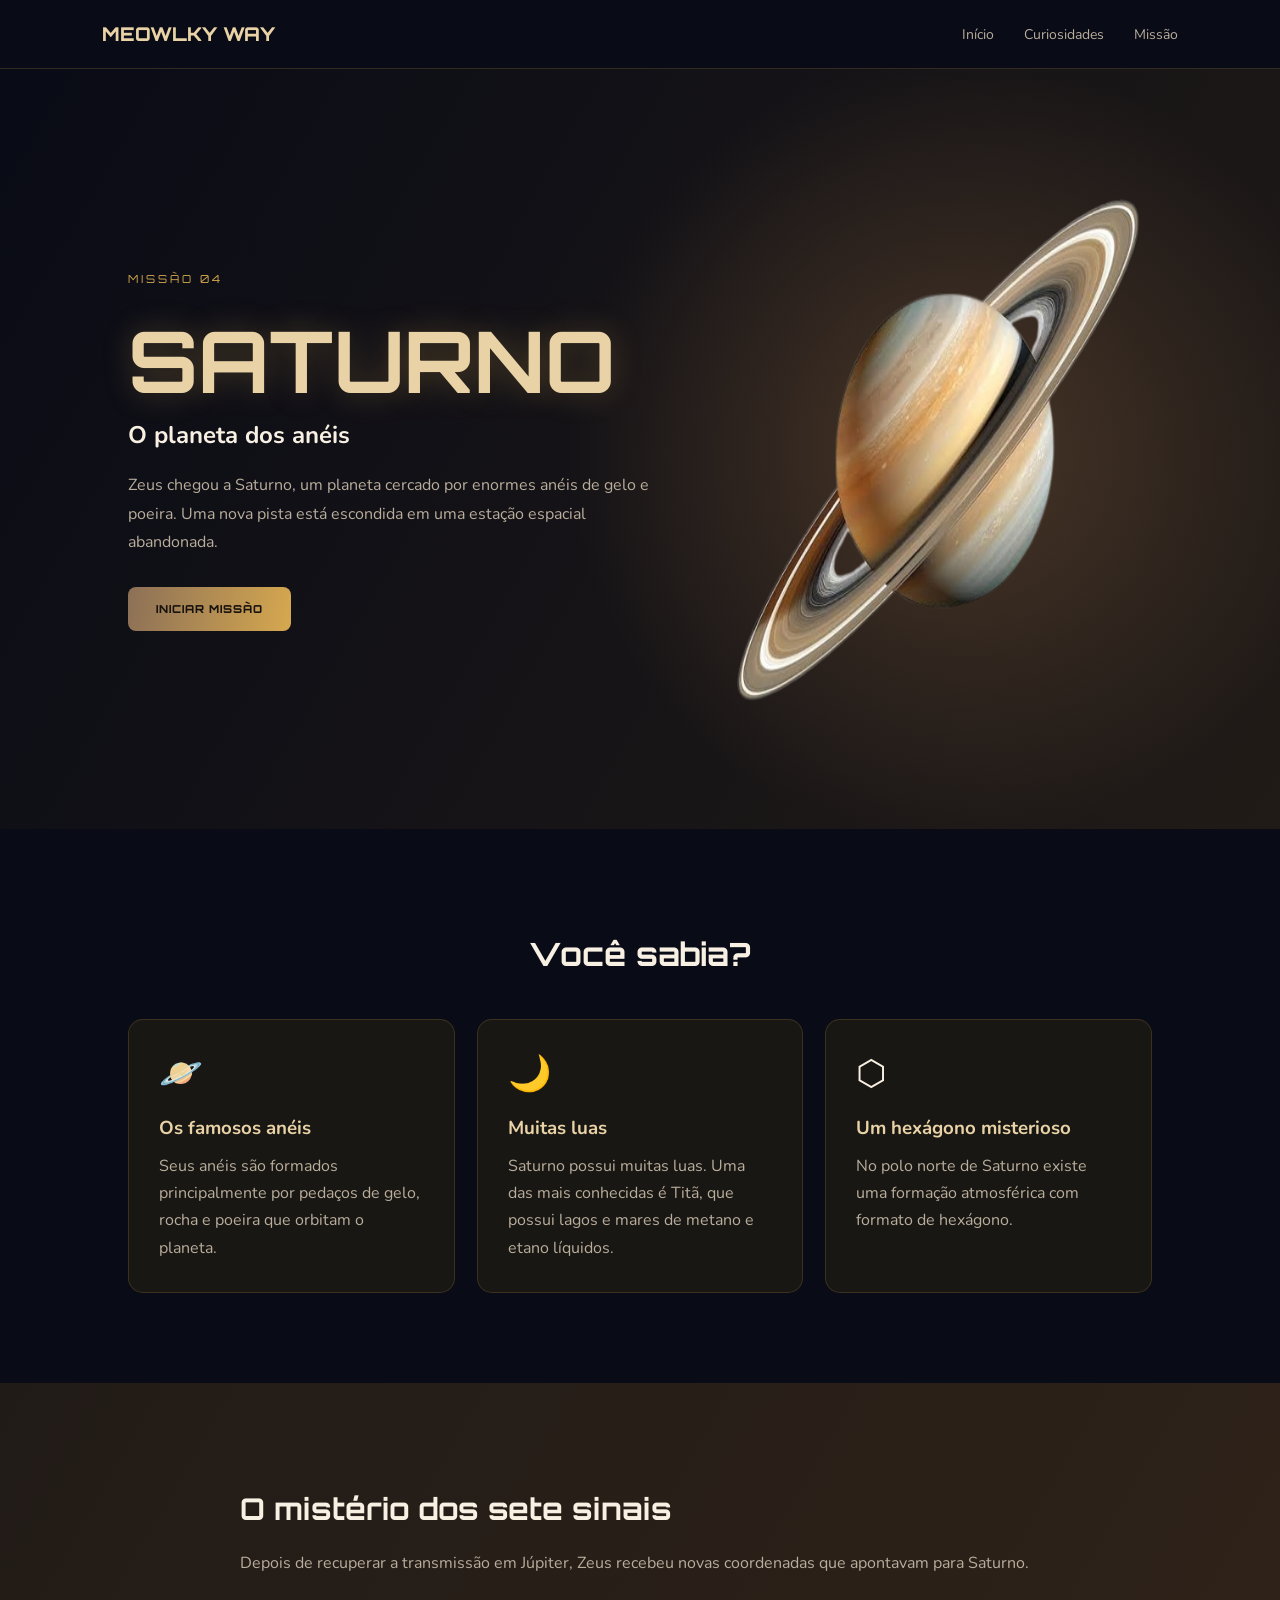
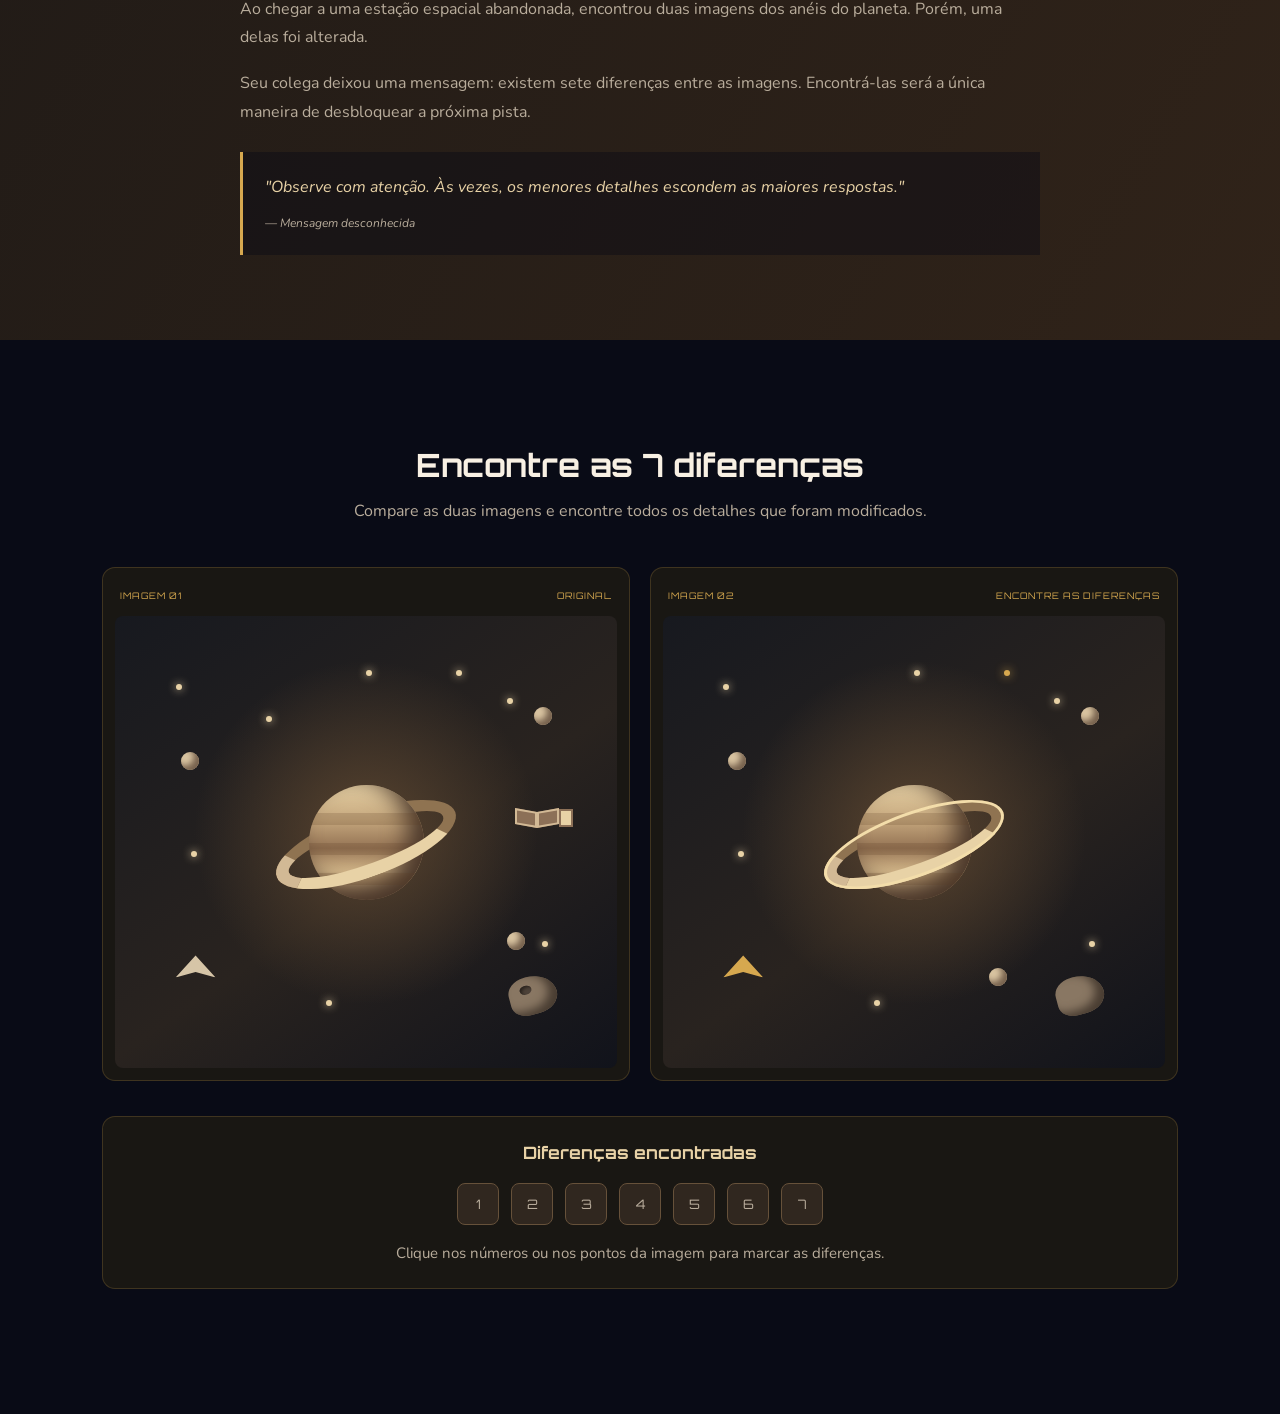
<file: saturno.html>
<!DOCTYPE html>
    <html lang="pt-BR">

    <head>
        <meta charset="UTF-8">
        <meta name="viewport" content="width=device-width, initial-scale=1.0">

        <title>Saturno | Meowlky Way</title>

        <link rel="stylesheet" href="saturno.css">

        <link href="https://fonts.googleapis.com/css2?family=Nunito:wght@400;500;600;700;800;900&family=Orbitron:wght@500;600;700;800&display=swap" rel="stylesheet">
    </head>

    <body>

        <header>
            <a href="index.html" class="logo">MEOWLKY WAY</a>

            <nav>
                <a href="index.html">Início</a>
                <a href="#curiosidades">Curiosidades</a>
                <a href="#missao">Missão</a>
            </nav>
        </header>

        <main>

            <!-- APRESENTAÇÃO -->

            <section class="hero">

                <div class="hero-texto">

                    <span class="etiqueta">MISSÃO 04</span>

                    <h1>SATURNO</h1>

                    <h2>O planeta dos anéis</h2>

                    <p>
                        Zeus chegou a Saturno, um planeta cercado por
                        enormes anéis de gelo e poeira. Uma nova pista
                        está escondida em uma estação espacial abandonada.
                    </p>

                    <a href="#missao" class="botao">INICIAR MISSÃO</a>

                </div>

<div class="planeta">
    <img src="images-removebg-preview.png" alt="Planeta Saturno">
</div>

            </section>

            <!-- CURIOSIDADES -->

            <section class="curiosidades" id="curiosidades">

                <div class="titulo-secao">

                    <h2>Você sabia?</h2>

                </div>

                <div class="cards">

                    <article class="card">

                        <div class="icone">🪐</div>

                        <h3>Os famosos anéis</h3>

                        <p>
                            Seus anéis são formados principalmente por
                            pedaços de gelo, rocha e poeira que orbitam
                            o planeta.
                        </p>

                    </article>

                    <article class="card">

                        <div class="icone">🌙</div>

                        <h3>Muitas luas</h3>

                        <p>
                            Saturno possui muitas luas. Uma das mais
                            conhecidas é Titã, que possui lagos e mares
                            de metano e etano líquidos.
                        </p>

                    </article>

                    <article class="card">

                        <div class="icone">⬡</div>

                        <h3>Um hexágono misterioso</h3>

                        <p>
                            No polo norte de Saturno existe uma formação
                            atmosférica com formato de hexágono.
                        </p>

                    </article>

                </div>

            </section>

            <!-- HISTÓRIA -->

            <section class="historia">

                <div class="historia-conteudo">

                    <h2>O mistério dos sete sinais</h2>

                    <p>
                        Depois de recuperar a transmissão em Júpiter,
                        Zeus recebeu novas coordenadas que apontavam
                        para Saturno.
                    </p>

                    <p>
                        Ao chegar a uma estação espacial abandonada,
                        encontrou duas imagens dos anéis do planeta.
                        Porém, uma delas foi alterada.
                    </p>

                    <p>
                        Seu colega deixou uma mensagem: existem sete
                        diferenças entre as imagens. Encontrá-las será
                        a única maneira de desbloquear a próxima pista.
                    </p>

                    <div class="mensagem">
                        "Observe com atenção. Às vezes, os menores
                        detalhes escondem as maiores respostas."

                        <span>— Mensagem desconhecida</span>
                    </div>

                </div>

            </section>

            <!-- MISSÃO -->

            <section class="missao" id="missao">

                <div class="titulo-secao">


                    <h2>Encontre as 7 diferenças</h2>

                    <p>
                        Compare as duas imagens e encontre todos
                        os detalhes que foram modificados.
                    </p>

                </div>


                <!-- CONTROLES DO DESAFIO -->

                <div class="controles">

                    <input type="checkbox" id="dif1">
                    <input type="checkbox" id="dif2">
                    <input type="checkbox" id="dif3">
                    <input type="checkbox" id="dif4">
                    <input type="checkbox" id="dif5">
                    <input type="checkbox" id="dif6">
                    <input type="checkbox" id="dif7">

                    <!-- IMAGENS -->

                    <div class="imagens">

                        <!-- IMAGEM ORIGINAL -->

                        <div class="painel-imagem">

                            <div class="painel-titulo">
                                <span>IMAGEM 01</span>
                                <span>ORIGINAL</span>
                            </div>

                            <div class="cena cena-a">

                                <div class="estrelas">
                                    <span class="estrela e1"></span>
                                    <span class="estrela e2"></span>
                                    <span class="estrela e3"></span>
                                    <span class="estrela e4"></span>
                                    <span class="estrela e5"></span>
                                    <span class="estrela e6"></span>
                                    <span class="estrela e7"></span>
                                    <span class="estrela e8"></span>
                                </div>

                                <div class="saturno">
                                    <div class="anel-fundo"></div>
                                    <div class="corpo-planeta">
                                        <span class="faixa-planeta f1"></span>
                                        <span class="faixa-planeta f2"></span>
                                        <span class="faixa-planeta f3"></span>
                                    </div>
                                    <div class="anel-frente"></div>
                                </div>

                                <span class="lua-cena lua-a"></span>
                                <span class="lua-cena lua-b"></span>
                                <span class="lua-cena lua-c"></span>

                                <div class="nave-cena nave-original"></div>

                                <div class="asteroide-cena">
                                    <span class="cratera"></span>
                                </div>

                                <div class="satelite-cena">
                                    <span class="painel-solar painel-esquerdo"></span>
                                    <span class="painel-solar painel-direito"></span>
                                    <span class="corpo-satelite"></span>
                                </div>

                            </div>

                        </div>

                        <!-- IMAGEM COM DIFERENÇAS -->

                        <div class="painel-imagem">

                            <div class="painel-titulo">
                                <span>IMAGEM 02</span>
                                <span>ENCONTRE AS DIFERENÇAS</span>
                            </div>

                            <div class="cena cena-b">

                                <div class="estrelas">
                                    <span class="estrela e1"></span>
                                    <span class="estrela e2"></span>
                                    <span class="estrela e3"></span>
                                    <span class="estrela e4"></span>
                                    <span class="estrela e5"></span>
                                    <span class="estrela e6"></span>
                                    <span class="estrela e7"></span>
                                    <span class="estrela e8"></span>
                                </div>

                                <div class="saturno">
                                    <div class="anel-fundo"></div>
                                    <div class="corpo-planeta">
                                        <span class="faixa-planeta f1"></span>
                                        <span class="faixa-planeta f2"></span>
                                        <span class="faixa-planeta f3"></span>
                                    </div>
                                    <div class="anel-frente"></div>
                                    <div class="anel-extra"></div>
                                </div>

                                <span class="lua-cena lua-a"></span>
                                <span class="lua-cena lua-b"></span>
                                <span class="lua-cena lua-c"></span>

                                <div class="nave-cena nave-alterada"></div>

                                <div class="asteroide-cena">
                                    <span class="cratera"></span>
                                </div>

                                <div class="satelite-cena">
                                    <span class="painel-solar painel-esquerdo"></span>
                                    <span class="painel-solar painel-direito"></span>
                                    <span class="corpo-satelite"></span>
                                </div>

                                <!-- PONTOS CLICÁVEIS -->

                                <label for="dif1" class="ponto ponto1" title="Diferença 1"></label>
                                <label for="dif2" class="ponto ponto2" title="Diferença 2"></label>
                                <label for="dif3" class="ponto ponto3" title="Diferença 3"></label>
                                <label for="dif4" class="ponto ponto4" title="Diferença 4"></label>
                                <label for="dif5" class="ponto ponto5" title="Diferença 5"></label>
                                <label for="dif6" class="ponto ponto6" title="Diferença 6"></label>
                                <label for="dif7" class="ponto ponto7" title="Diferença 7"></label>

                            </div>

                        </div>

                    </div>

                    <!-- CONTAGEM -->

                    <div class="progresso">

                        <h3>Diferenças encontradas</h3>

                        <div class="contador">

                            <label for="dif1" class="contador-item">1</label>
                            <label for="dif2" class="contador-item">2</label>
                            <label for="dif3" class="contador-item">3</label>
                            <label for="dif4" class="contador-item">4</label>
                            <label for="dif5" class="contador-item">5</label>
                            <label for="dif6" class="contador-item">6</label>
                            <label for="dif7" class="contador-item">7</label>

                        </div>

                        <p class="instrucao-contador">
                            Clique nos números ou nos pontos da imagem
                            para marcar as diferenças.
                        </p>

                    </div>

                    <!-- RESULTADO -->

                    <div class="resultado">

                        <div class="resultado-icone">✦</div>

                        <span>ACESSO AUTORIZADO</span>

                        <h2>Você encontrou todas!</h2>

                        <p>
                            As sete diferenças foram identificadas.
                            A estação liberou uma nova transmissão para Zeus.
                        </p>

                        <div class="mensagem-final">
                            "Muito bem! A próxima pista está mais perto
                            do que você imagina."
                        </div>

                        <a href="uranus.html" class="botao">
                            O ULTIMO PLANETA
                        </a>

                    </div>

                </div>

            </section>

        </main>

    </body>
    </html>
</file>
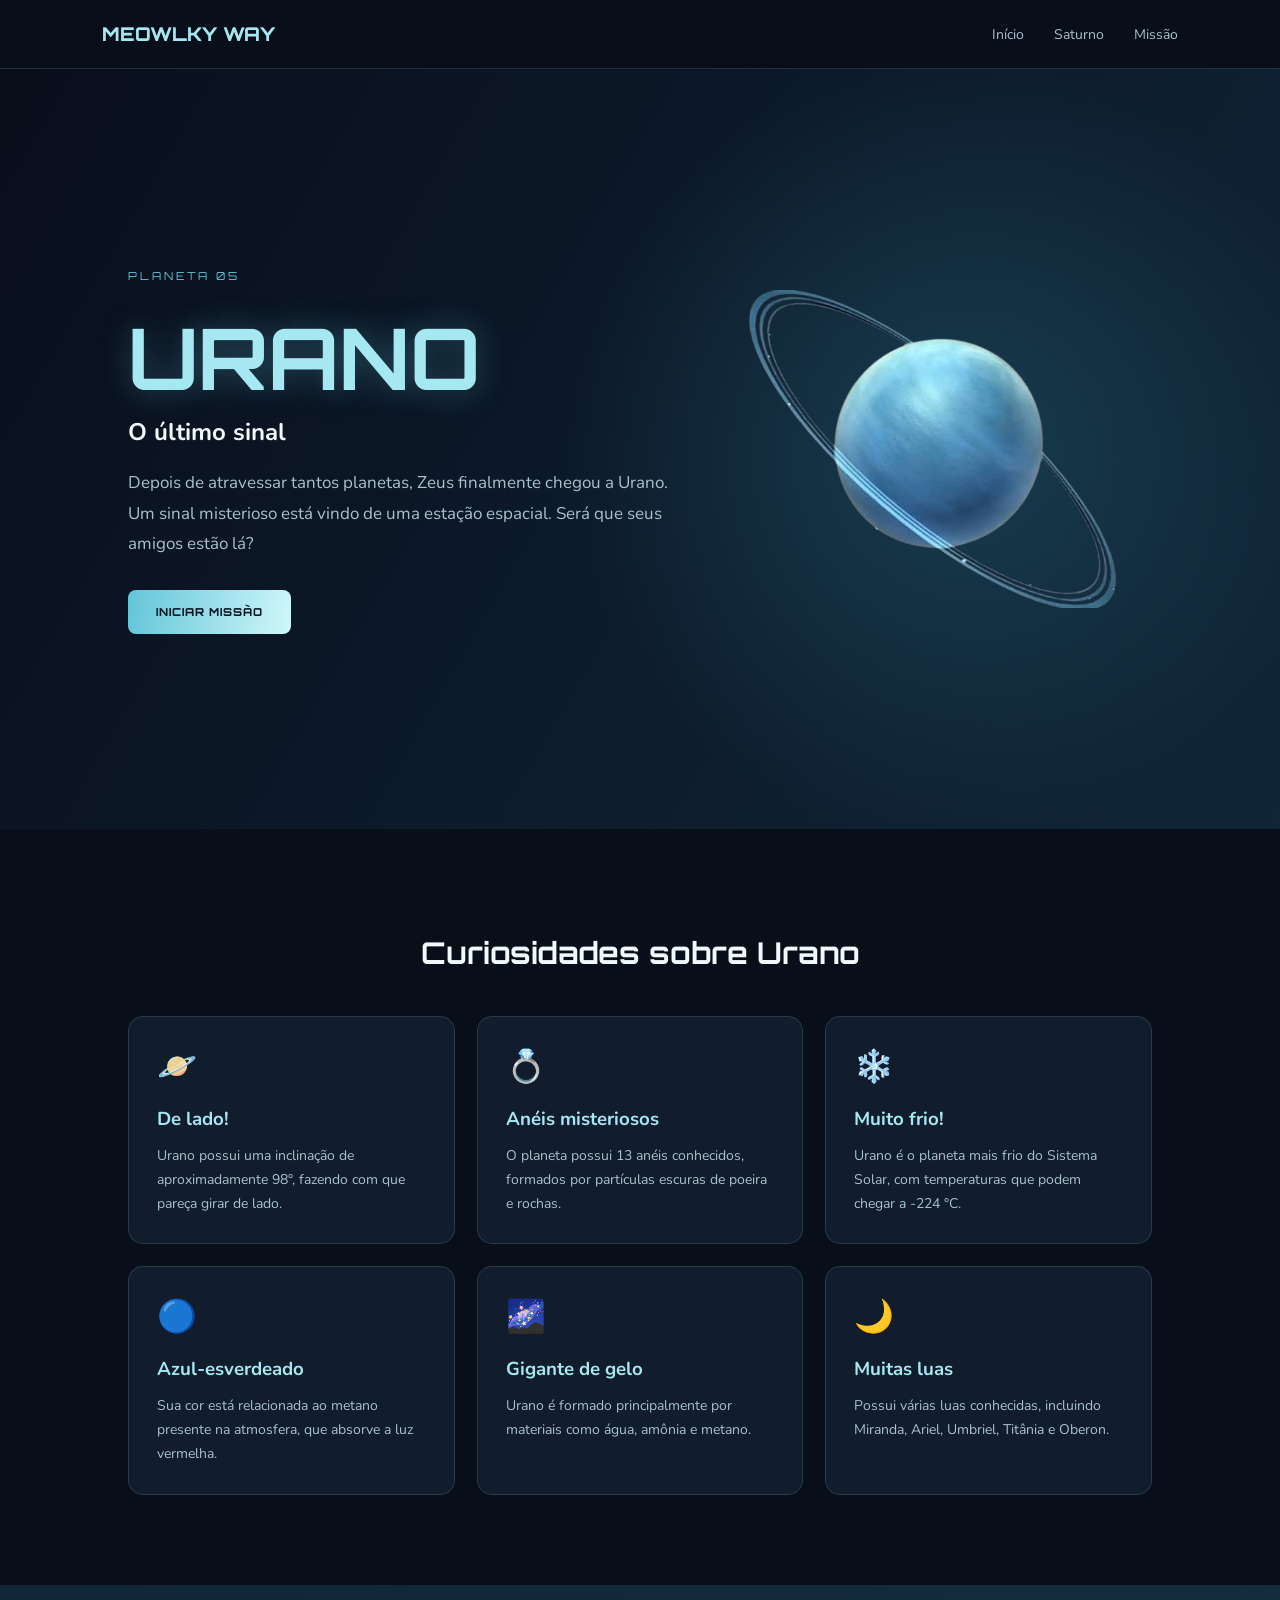
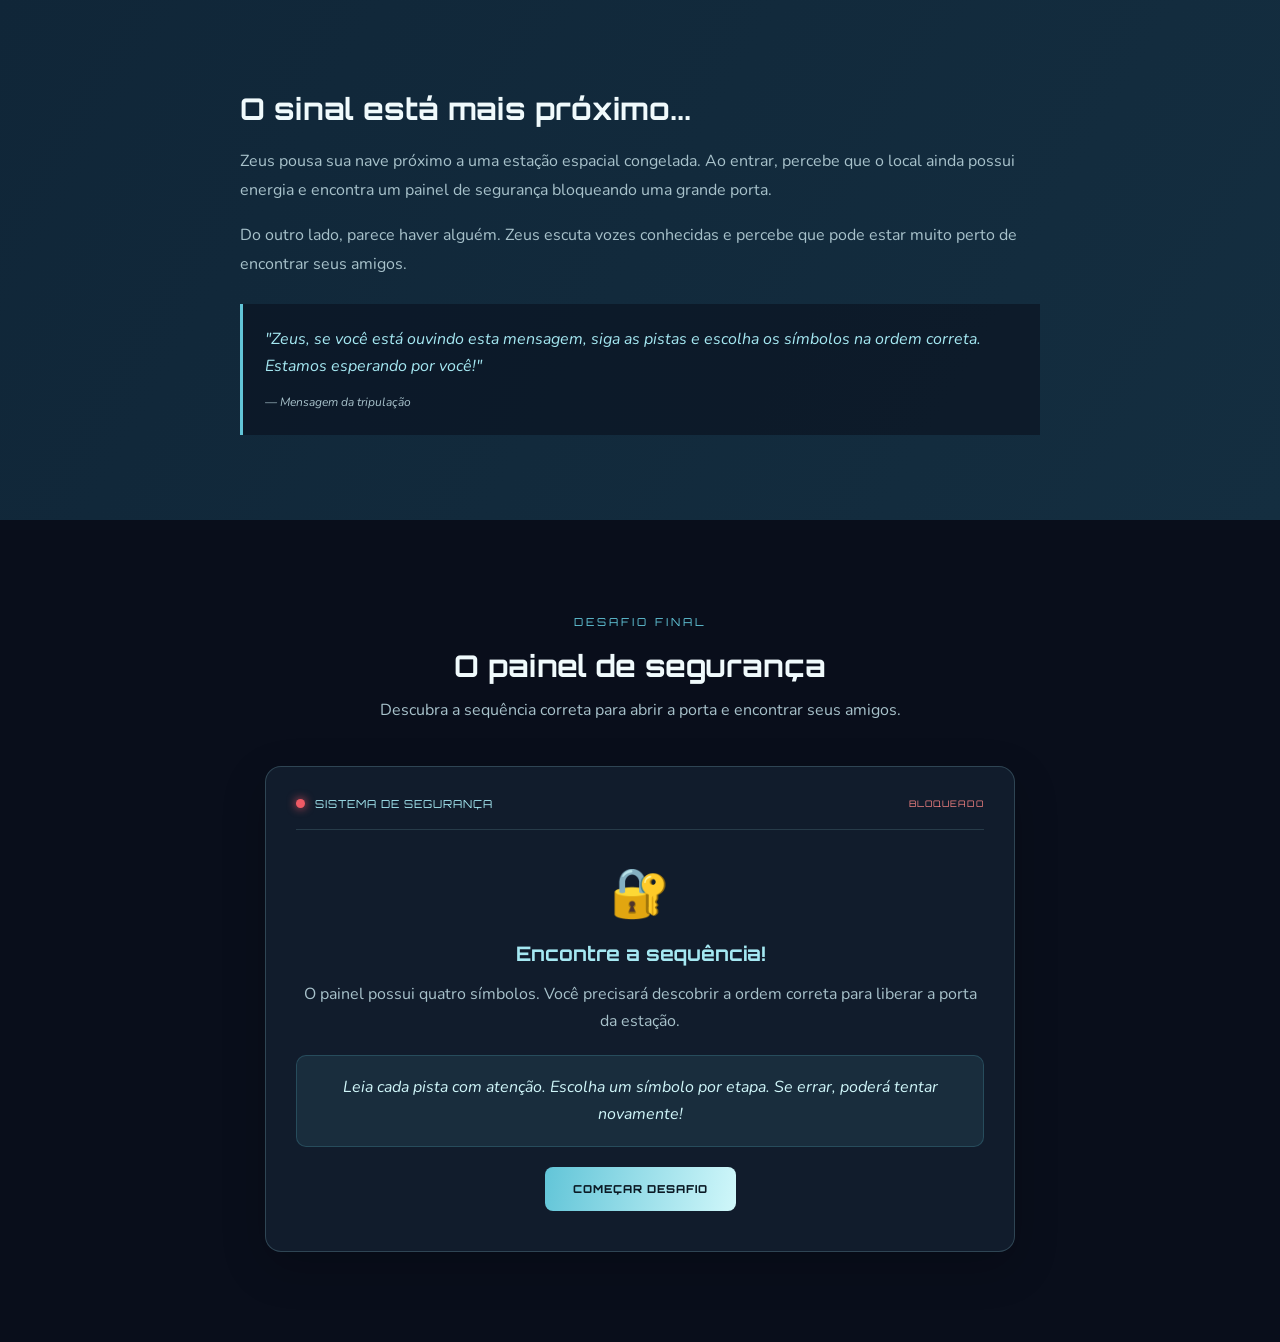
<file: uranus.html>
<!DOCTYPE html>
<html lang="pt-BR">

<head>
    <meta charset="UTF-8">
    <meta name="viewport" content="width=device-width, initial-scale=1.0">

    <title>MEOWLKY WAY | Urano</title>

    <link rel="stylesheet" href="uranus.css">

    <link href="https://fonts.googleapis.com/css2?family=Nunito:wght@400;500;600;700;800;900&family=Orbitron:wght@500;600;700;800;900&display=swap" rel="stylesheet">
</head>

<body>

    <!-- CABEÇALHO -->

    <header>
        <a href="index.html" class="logo">MEOWLKY WAY</a>

        <nav>
            <a href="index.html">Início</a>
            <a href="saturno.html">Saturno</a>
            <a href="#missao">Missão</a>
        </nav>
    </header>


    <!-- APRESENTAÇÃO -->

    <section class="hero">

        <div class="hero-texto">

            <span class="etiqueta">PLANETA 05</span>

            <h1>URANO</h1>

            <h2>O último sinal</h2>

            <p>
                Depois de atravessar tantos planetas, Zeus finalmente
                chegou a Urano. Um sinal misterioso está vindo de uma
                estação espacial. Será que seus amigos estão lá?
            </p>

            <a href="#missao" class="botao">INICIAR MISSÃO</a>

        </div>

<div class="planeta">
    <img src="images-removebg-preview2.png" alt="Planeta Urano">
</div>

    </section>


    <!-- CURIOSIDADES -->

    <section class="curiosidades">

        <div class="titulo-secao">


            <h2>Curiosidades sobre Urano</h2>

        </div>

        <div class="cards">

            <div class="card">
                <div class="icone">🪐</div>
                <h3>De lado!</h3>
                <p>
                    Urano possui uma inclinação de aproximadamente 98°,
                    fazendo com que pareça girar de lado.
                </p>
            </div>

            <div class="card">
                <div class="icone">💍</div>
                <h3>Anéis misteriosos</h3>
                <p>
                    O planeta possui 13 anéis conhecidos, formados
                    por partículas escuras de poeira e rochas.
                </p>
            </div>

            <div class="card">
                <div class="icone">❄️</div>
                <h3>Muito frio!</h3>
                <p>
                    Urano é o planeta mais frio do Sistema Solar,
                    com temperaturas que podem chegar a -224 °C.
                </p>
            </div>

            <div class="card">
                <div class="icone">🔵</div>
                <h3>Azul-esverdeado</h3>
                <p>
                    Sua cor está relacionada ao metano presente
                    na atmosfera, que absorve a luz vermelha.
                </p>
            </div>

            <div class="card">
                <div class="icone">🌌</div>
                <h3>Gigante de gelo</h3>
                <p>
                    Urano é formado principalmente por materiais
                    como água, amônia e metano.
                </p>
            </div>

            <div class="card">
                <div class="icone">🌙</div>
                <h3>Muitas luas</h3>
                <p>
                    Possui várias luas conhecidas, incluindo Miranda,
                    Ariel, Umbriel, Titânia e Oberon.
                </p>
            </div>

        </div>

    </section>


    <!-- HISTÓRIA -->

    <section class="historia">

        <div class="historia-conteudo">

            <h2>O sinal está mais próximo...</h2>

            <p>
                Zeus pousa sua nave próximo a uma estação espacial
                congelada. Ao entrar, percebe que o local ainda possui
                energia e encontra um painel de segurança bloqueando
                uma grande porta.
            </p>

            <p>
                Do outro lado, parece haver alguém. Zeus escuta vozes
                conhecidas e percebe que pode estar muito perto de
                encontrar seus amigos.
            </p>

            <div class="mensagem">
                "Zeus, se você está ouvindo esta mensagem, siga as
                pistas e escolha os símbolos na ordem correta.
                Estamos esperando por você!"

                <span>— Mensagem da tripulação</span>
            </div>

        </div>

    </section>


    <!-- MISSÃO -->

    <section class="missao" id="missao">

        <div class="titulo-secao">

            <span>DESAFIO FINAL</span>

            <h2>O painel de segurança</h2>

            <p>
                Descubra a sequência correta para abrir a porta
                e encontrar seus amigos.
            </p>

        </div>


        <div class="jogo">

            <!-- INÍCIO -->

            <div class="tela" id="inicio">

                <div class="painel-topo">
                    <span class="luz"></span>
                    SISTEMA DE SEGURANÇA
                    <span class="status">BLOQUEADO</span>
                </div>

                <div class="conteudo-tela">

                    <div class="icone-painel">🔐</div>

                    <h3>Encontre a sequência!</h3>

                    <p>
                        O painel possui quatro símbolos.
                        Você precisará descobrir a ordem correta
                        para liberar a porta da estação.
                    </p>

                    <div class="pista">
                        Leia cada pista com atenção.
                        Escolha um símbolo por etapa.
                        Se errar, poderá tentar novamente!
                    </div>

                    <a href="#etapa1" class="botao">
                        COMEÇAR DESAFIO
                    </a>

                </div>

            </div>


            <!-- ETAPA 1: ESTRELA -->

            <div class="tela" id="etapa1">

                <div class="painel-topo">
                    <span class="luz"></span>
                    SISTEMA DE SEGURANÇA
                    <span class="status">ETAPA 01/04</span>
                </div>

                <div class="conteudo-tela">

                    <span class="etapa">PRIMEIRA ETAPA</span>

                    <h3>Qual é o primeiro símbolo?</h3>

                    <div class="pista">
                        "Comece pelo brilho distante que ilumina
                        o céu durante a noite."
                    </div>

                    <div class="opcoes">

                        <a href="#erro1" class="opcao">
                            <span>❄️</span>
                            GELO
                        </a>

                        <a href="#erro1" class="opcao">
                            <span>🌙</span>
                            LUA
                        </a>

                        <a href="#etapa2" class="opcao">
                            <span>⭐</span>
                            ESTRELA
                        </a>

                        <a href="#erro1" class="opcao">
                            <span>🪐</span>
                            ANEL
                        </a>

                    </div>

                    <p class="ajuda">Escolha apenas um símbolo.</p>

                </div>

            </div>


            <!-- ETAPA 2: LUA -->

            <div class="tela" id="etapa2">

                <div class="painel-topo">
                    <span class="luz"></span>
                    SISTEMA DE SEGURANÇA
                    <span class="status">ETAPA 02/04</span>
                </div>

                <div class="conteudo-tela">

                    <span class="etapa">SEGUNDA ETAPA</span>

                    <h3>Qual é o próximo símbolo?</h3>

                    <div class="pista">
                        "Depois da estrela, procure o astro natural
                        que acompanha um planeta."
                    </div>

                    <div class="opcoes">

                        <a href="#erro2" class="opcao">
                            <span>❄️</span>
                            GELO
                        </a>

                        <a href="#etapa3" class="opcao">
                            <span>🌙</span>
                            LUA
                        </a>

                        <a href="#erro2" class="opcao">
                            <span>⭐</span>
                            ESTRELA
                        </a>

                        <a href="#erro2" class="opcao">
                            <span>🪐</span>
                            ANEL
                        </a>

                    </div>

                    <p class="ajuda">Escolha apenas um símbolo.</p>

                </div>

            </div>


            <!-- ETAPA 3: ANEL -->

            <div class="tela" id="etapa3">

                <div class="painel-topo">
                    <span class="luz"></span>
                    SISTEMA DE SEGURANÇA
                    <span class="status">ETAPA 03/04</span>
                </div>

                <div class="conteudo-tela">

                    <span class="etapa">TERCEIRA ETAPA</span>

                    <h3>Qual é o terceiro símbolo?</h3>

                    <div class="pista">
                        "Agora, observe as estruturas que envolvem
                        o próprio planeta Urano."
                    </div>

                    <div class="opcoes">

                        <a href="#erro3" class="opcao">
                            <span>❄️</span>
                            GELO
                        </a>

                        <a href="#erro3" class="opcao">
                            <span>🌙</span>
                            LUA
                        </a>

                        <a href="#erro3" class="opcao">
                            <span>⭐</span>
                            ESTRELA
                        </a>

                        <a href="#etapa4" class="opcao">
                            <span>🪐</span>
                            ANEL
                        </a>

                    </div>

                    <p class="ajuda">Escolha apenas um símbolo.</p>

                </div>

            </div>


            <!-- ETAPA 4: GELO -->

            <div class="tela" id="etapa4">

                <div class="painel-topo">
                    <span class="luz"></span>
                    SISTEMA DE SEGURANÇA
                    <span class="status">ETAPA 04/04</span>
                </div>

                <div class="conteudo-tela">

                    <span class="etapa">ÚLTIMA ETAPA</span>

                    <h3>Qual é o último símbolo?</h3>

                    <div class="pista">
                        "Para terminar, escolha aquilo que representa
                        o frio extremo deste planeta."
                    </div>

                    <div class="opcoes">

                        <a href="#concluido" class="opcao">
                            <span>❄️</span>
                            GELO
                        </a>

                        <a href="#erro4" class="opcao">
                            <span>🌙</span>
                            LUA
                        </a>

                        <a href="#erro4" class="opcao">
                            <span>⭐</span>
                            ESTRELA
                        </a>

                        <a href="#erro4" class="opcao">
                            <span>🪐</span>
                            ANEL
                        </a>

                    </div>

                    <p class="ajuda">Escolha apenas um símbolo.</p>

                </div>

            </div>


            <!-- ERRO 1 -->

            <div class="tela tela-erro" id="erro1">

                <div class="icone-painel">⚠️</div>

                <h3>Sequência incorreta!</h3>

                <p>
                    Esse não é o primeiro símbolo.
                    Leia a pista novamente e tente outra vez.
                </p>

                <a href="#etapa1" class="botao">TENTAR NOVAMENTE</a>

            </div>


            <!-- ERRO 2 -->

            <div class="tela tela-erro" id="erro2">

                <div class="icone-painel">⚠️</div>

                <h3>Sequência incorreta!</h3>

                <p>
                    Esse não é o segundo símbolo.
                    Volte ao início e tente novamente.
                </p>

                <a href="#etapa1" class="botao">TENTAR NOVAMENTE</a>

            </div>


            <!-- ERRO 3 -->

            <div class="tela tela-erro" id="erro3">

                <div class="icone-painel">⚠️</div>

                <h3>Sequência incorreta!</h3>

                <p>
                    Esse não é o terceiro símbolo.
                    Volte ao início e tente novamente.
                </p>

                <a href="#etapa1" class="botao">TENTAR NOVAMENTE</a>

            </div>


            <!-- ERRO 4 -->

            <div class="tela tela-erro" id="erro4">

                <div class="icone-painel">⚠️</div>

                <h3>Sequência incorreta!</h3>

                <p>
                    Esse não é o último símbolo.
                    Volte ao início e tente novamente.
                </p>

                <a href="#etapa1" class="botao">TENTAR NOVAMENTE</a>

            </div>


            <!-- MISSÃO CONCLUÍDA -->

            <div class="tela resultado" id="concluido">

                <div class="resultado-icone">🔓</div>

                <span>ACESSO LIBERADO</span>

                <h2>Você conseguiu!</h2>

                <p>
                    A porta da estação começa a se abrir.
                    Zeus entra rapidamente e encontra seus amigos
                    desaparecidos!
                </p>

                <div class="mensagem-final">
                    "ZEUS! VOCÊ VOLTOU! SABÍAMOS QUE CONSEGUIRIA!"

                    <span>— A tripulação</span>
                </div>

                <p>
                    Depois de tantos planetas e desafios,
                    finalmente todos estão reunidos novamente!
                </p>

                <a href="final.html" class="botao">
                    VER TODOS OS GATINHOS
                </a>

            </div>

        </div>

    </section>


    <!-- RODAPÉ -->


</body>
</html>
</file>
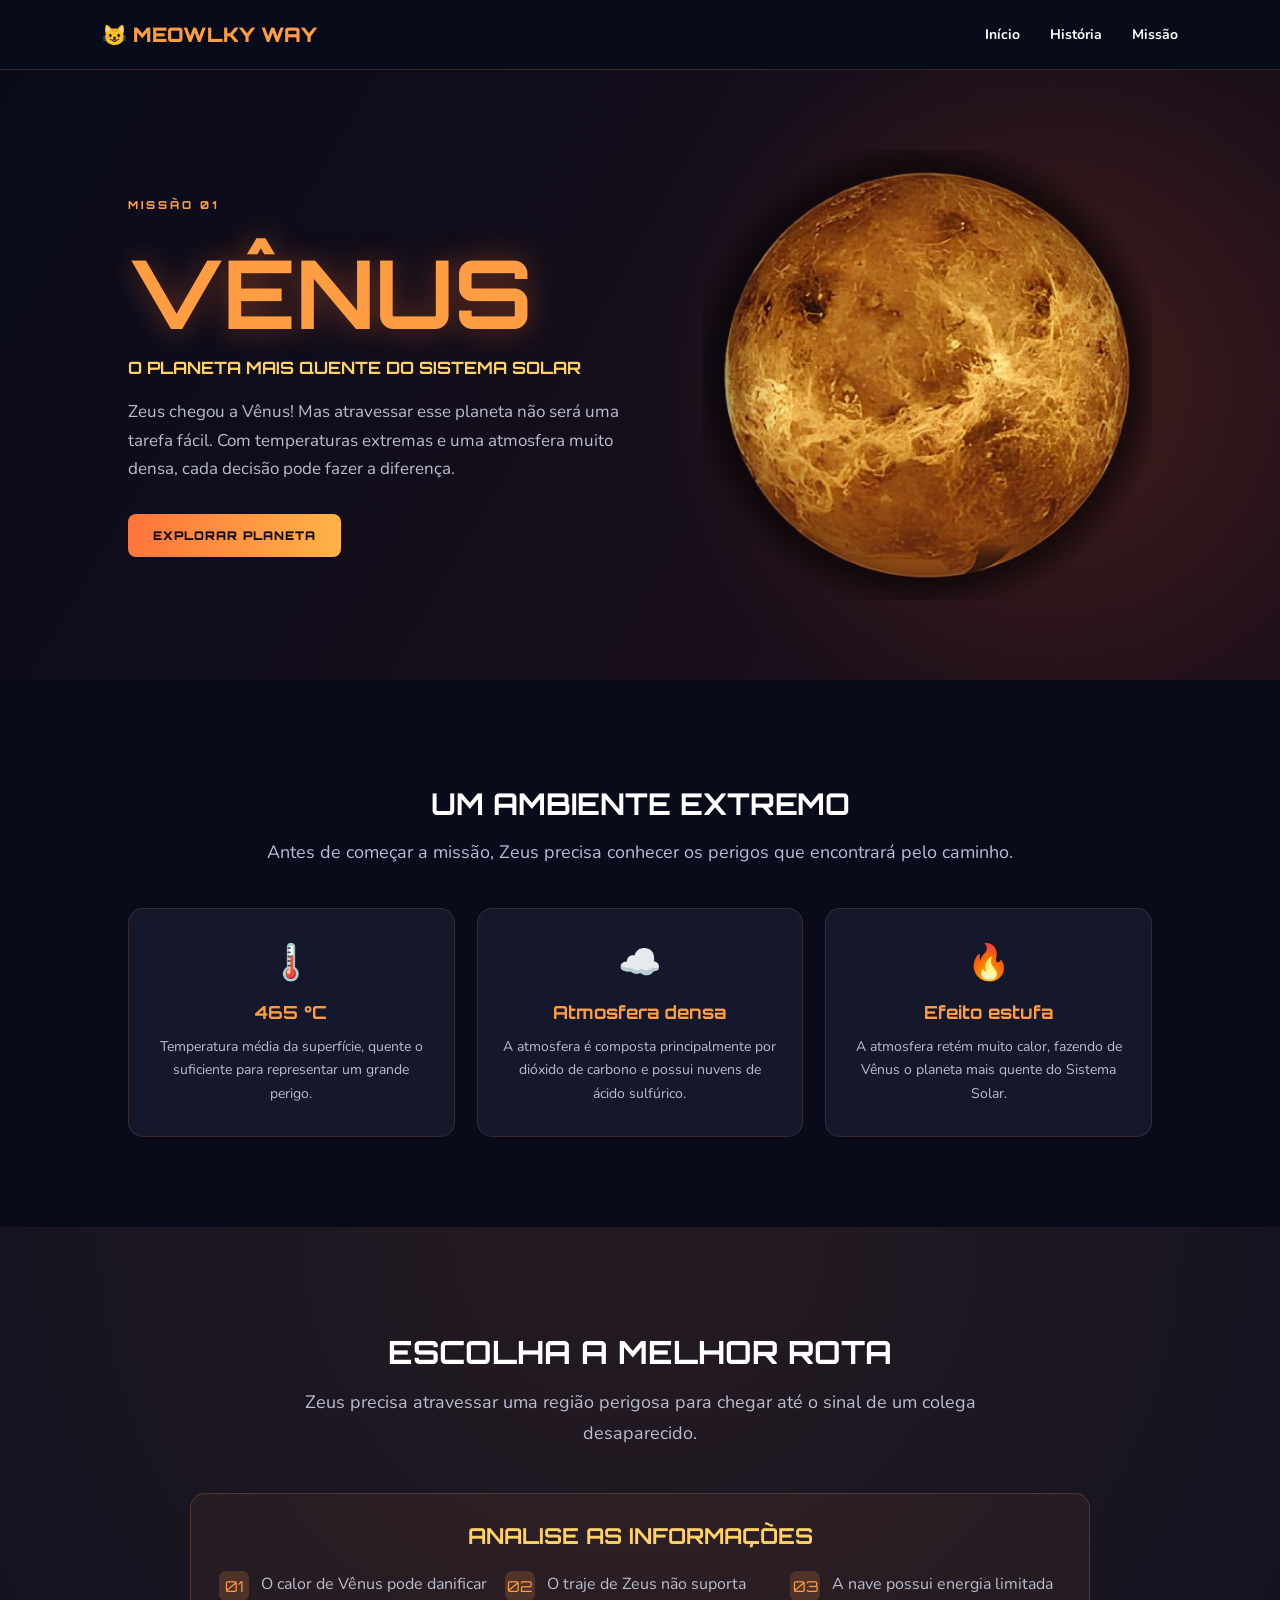
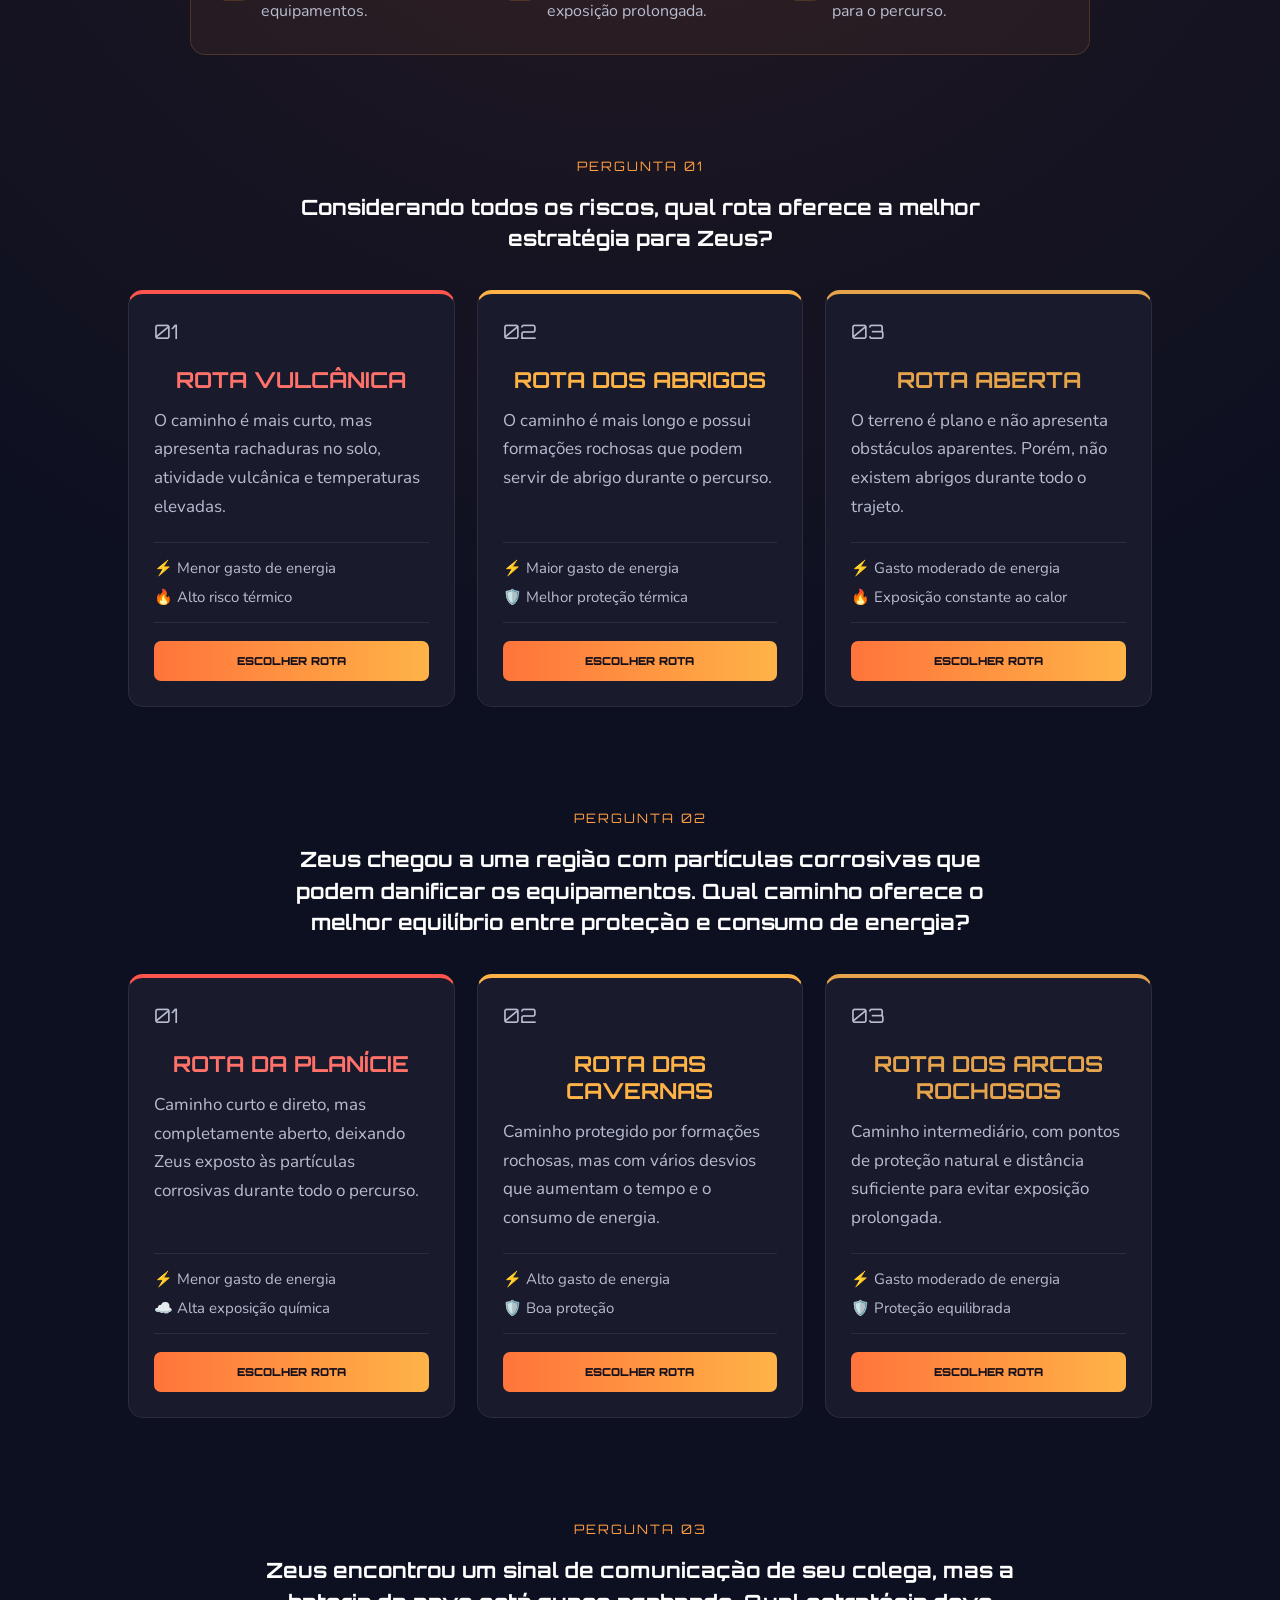
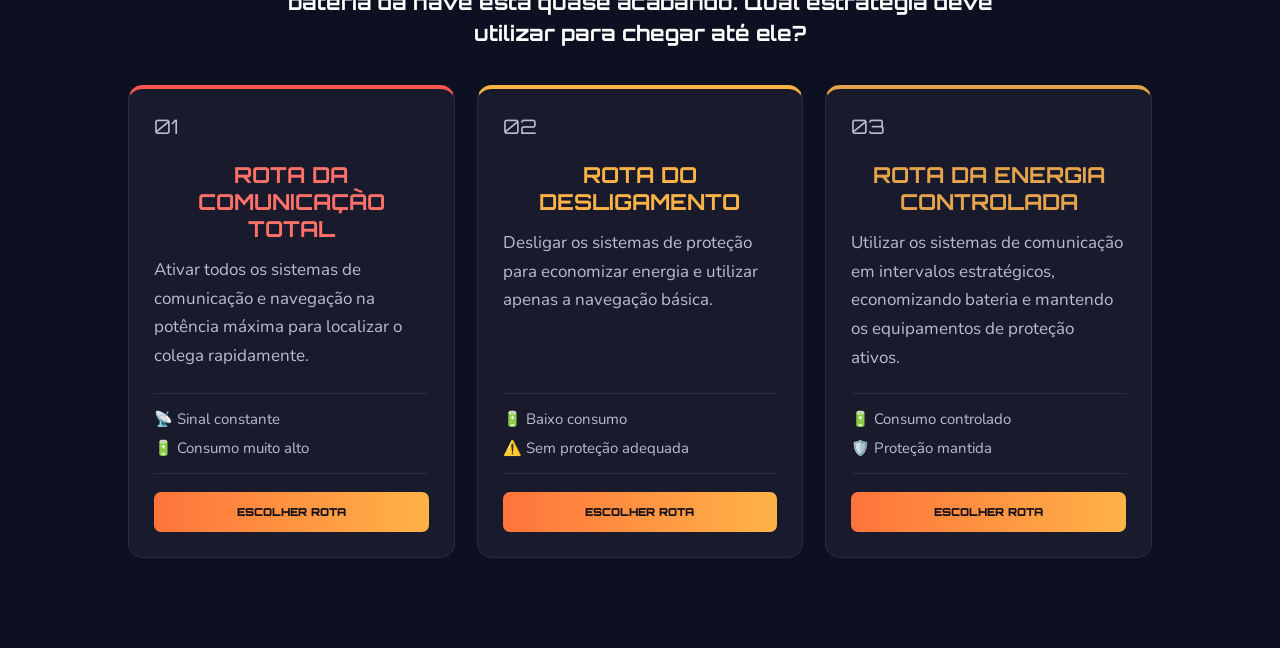
<file: venus.html>
<!DOCTYPE html>
<html lang="pt-BR">
<head>
    <meta charset="UTF-8">
    <meta name="viewport" content="width=device-width, initial-scale=1.0">
    <title>MEOWLKY WAY | Missão em Vênus</title>
    <link rel="stylesheet" href="venus.css">
    <link href="https://fonts.googleapis.com/css2?family=Nunito:wght@400;500;600;700;800;900&family=Orbitron:wght@500;600;700;800;900&display=swap" rel="stylesheet">
</head>
<body>
    <header class="cabecalho">
        <a href="index.html" class="logo">
            😺 MEOWLKY WAY
        </a>
        <nav>
            <a href="index.html">Início</a>
            <a href="historia.html">História</a>
            <a href="#missao">Missão</a>
        </nav>
    </header>

    <main>

        <section class="venus-hero">
            <div class="hero-conteudo">
                <span class="etiqueta">MISSÃO 01</span>
                <h1>VÊNUS</h1>
                <h2>O PLANETA MAIS QUENTE DO SISTEMA SOLAR</h2>
                <p>Zeus chegou a Vênus! Mas atravessar esse planeta não será uma tarefa fácil. Com temperaturas extremas e uma atmosfera muito densa, cada decisão pode fazer a diferença.</p>
                <a href="#informacoes" class="botao">
                    EXPLORAR PLANETA
                </a>
            </div>

            <div class="planet-visual">
                <img src="images.jpg" alt="Planeta Vênus">
            </div>
        </section>

        <section class="informacoes" id="informacoes">
            <h2>UM AMBIENTE EXTREMO</h2>
            <p class="descricao">Antes de começar a missão, Zeus precisa conhecer os perigos que encontrará pelo caminho.</p>

            <div class="informacoes-grid">
                <article class="info-card">
                    <span class="info-icone">🌡️</span>
                    <h3>465 °C</h3>
                    <p>Temperatura média da superfície, quente o suficiente para representar um grande perigo.
                    </p>
                </article>

                <article class="info-card">
                    <span class="info-icone">☁️</span>
                    <h3>Atmosfera densa</h3>
                    <p>
                        A atmosfera é composta principalmente por dióxido
                        de carbono e possui nuvens de ácido sulfúrico.
                    </p>
                </article>

                <article class="info-card">
                    <span class="info-icone">🔥</span>
                    <h3>Efeito estufa</h3>
                    <p>
                        A atmosfera retém muito calor, fazendo de Vênus
                        o planeta mais quente do Sistema Solar.
                    </p>
                </article>
            </div>
        </section>

        <section class="missao" id="missao">
            <div class="missao-cabecalho">
                <h2>ESCOLHA A MELHOR ROTA</h2>
                <p>
                    Zeus precisa atravessar uma região perigosa para chegar
                    até o sinal de um colega desaparecido.
                </p>
            </div>

            <div class="pistas">
                <h3>ANALISE AS INFORMAÇÕES</h3>
                <div class="pistas-grid">
                    <div class="pista">
                        <span>01</span>
                        <p>O calor de Vênus pode danificar equipamentos.</p>
                    </div>

                    <div class="pista">
                        <span>02</span>
                        <p>O traje de Zeus não suporta exposição prolongada.</p>
                    </div>

                    <div class="pista">
                        <span>03</span>
                        <p>A nave possui energia limitada para o percurso.</p>
                    </div>
                </div>
            </div>

            <div class="pergunta">
                <span class="numero-pergunta">PERGUNTA 01</span>
                <h3>
                    Considerando todos os riscos, qual rota oferece a melhor
                    estratégia para Zeus?
                </h3>
            </div>

            <div class="rotas">
                <article class="rota-card rota-01">
                    <div class="rota-topo">
                        <span class="rota-numero">01</span>
                    </div>
                    <h3>ROTA VULCÂNICA</h3>
                    <p>
                        O caminho é mais curto, mas apresenta rachaduras
                        no solo, atividade vulcânica e temperaturas elevadas.
                    </p>
                    <div class="rota-detalhes">
                        <span>⚡ Menor gasto de energia</span>
                        <span>🔥 Alto risco térmico</span>
                    </div>
                    <a href="#resultado-errado1" class="botao-rota">
                        ESCOLHER ROTA
                    </a>
                </article>

                <article class="rota-card rota-02">
                    <div class="rota-topo">
                        <span class="rota-numero">02</span>
                    </div>
                    <h3>ROTA DOS ABRIGOS</h3>
                    <p>
                        O caminho é mais longo e possui formações rochosas
                        que podem servir de abrigo durante o percurso.
                    </p>
                    <div class="rota-detalhes">
                        <span>⚡ Maior gasto de energia</span>
                        <span>🛡️ Melhor proteção térmica</span>
                    </div>
                    <a href="#resultado-certo" class="botao-rota">
                        ESCOLHER ROTA
                    </a>
                </article>

                <article class="rota-card rota-03">
                    <div class="rota-topo">
                        <span class="rota-numero">03</span>
                    </div>
                    <h3>ROTA ABERTA</h3>
                    <p>
                        O terreno é plano e não apresenta obstáculos aparentes.
                        Porém, não existem abrigos durante todo o trajeto.
                    </p>
                    <div class="rota-detalhes">
                        <span>⚡ Gasto moderado de energia</span>
                        <span>🔥 Exposição constante ao calor</span>
                    </div>
                    <a href="#resultado-errado2" class="botao-rota">
                        ESCOLHER ROTA
                    </a>
                </article>
            </div>

            <div class="resultado resultado-errado" id="resultado-errado1">
                <span class="resultado-icone">⚠️</span>
                <h3>ROTA PERIGOSA!</h3>

                <strong>Nem sempre o caminho mais rápido é o melhor!</strong>
                <a href="#missao" class="botao">
                    TENTAR NOVAMENTE
                </a>
            </div>

            <div class="resultado resultado-certo" id="resultado-certo">
                <span class="resultado-icone">🌟</span>
                <h3>VOCÊ CONSEGUIU!</h3>
                <p>
                    Excelente escolha! A rota dos abrigos permite que Zeus
                    se proteja do calor extremo durante o percurso.
                </p>

                <strong>Você analisou os riscos e tomou a melhor decisão!</strong>
                <div class="pista-encontrada">
                    <span>🔎 PISTA ENCONTRADA</span>
                    <p>
                        Zeus encontrou um sinal de comunicação de um
                        dos colegas desaparecidos. A próxima localização
                        aponta para Marte!
                    </p>
                </div>
                <a href="#pergunta2" class="botao">
                    CONTINUAR MISSÃO →
                </a>
            </div>

            <div class="resultado resultado-errado" id="resultado-errado2">
                <span class="resultado-icone">🔥</span>
                <h3>ESCOLHA ARRISCADA!</h3>
                <strong>Observe além da aparência do caminho!</strong>
                <a href="#missao" class="botao">
                    TENTAR NOVAMENTE
                </a>
            </div>

            <!-- PERGUNTA 02 -->

            <div class="pergunta" id="pergunta2">
                <span class="numero-pergunta">PERGUNTA 02</span>
                <h3>
                    Zeus chegou a uma região com partículas corrosivas que podem danificar os equipamentos. Qual caminho oferece o melhor equilíbrio entre proteção e consumo de energia?
                </h3>

            </div>

            <div class="rotas">
                <article class="rota-card rota-01">
                    <div class="rota-topo">
                        <span class="rota-numero">01</span>
                    </div>
                    <h3>ROTA DA PLANÍCIE</h3>
                    <p>
                        Caminho curto e direto, mas completamente aberto,
                        deixando Zeus exposto às partículas corrosivas durante todo o percurso.
                    </p>
                    <div class="rota-detalhes">
                        <span>⚡ Menor gasto de energia</span>
                        <span>☁️ Alta exposição química</span>
                    </div>
                    <a href="#resultado-errado3" class="botao-rota">
                        ESCOLHER ROTA
                    </a>
                </article>

                <article class="rota-card rota-02">
                    <div class="rota-topo">
                        <span class="rota-numero">02</span>
                    </div>
                    <h3>ROTA DAS CAVERNAS</h3>
                    <p>
                        Caminho protegido por formações rochosas, mas com
                        vários desvios que aumentam o tempo e o consumo de energia.
                    </p>
                    <div class="rota-detalhes">
                        <span>⚡ Alto gasto de energia</span>
                        <span>🛡️ Boa proteção</span>
                    </div>
                    <a href="#resultado-errado4" class="botao-rota">
                        ESCOLHER ROTA
                    </a>
                </article>

                <article class="rota-card rota-03">
                    <div class="rota-topo">
                        <span class="rota-numero">03</span>
                    </div>
                    <h3>ROTA DOS ARCOS ROCHOSOS</h3>
                    <p>
                        Caminho intermediário, com pontos de proteção natural
                        e distância suficiente para evitar exposição prolongada.
                    </p>
                    <div class="rota-detalhes">
                        <span>⚡ Gasto moderado de energia</span>
                        <span>🛡️ Proteção equilibrada</span>
                    </div>
                    <a href="#resultado-certo2" class="botao-rota">
                        ESCOLHER ROTA
                    </a>
                </article>
            </div>

            <div class="resultado resultado-errado" id="resultado-errado3">
                <span class="resultado-icone">⚠️</span>
                <h3>EQUIPAMENTOS EM PERIGO!</h3>

                <strong>Economizar tempo não significa garantir segurança!</strong>
                <a href="#pergunta2" class="botao">TENTAR NOVAMENTE</a>
            </div>

            <div class="resultado resultado-errado" id="resultado-errado4">
                <span class="resultado-icone">🔋</span>
                <h3>ENERGIA INSUFICIENTE!</h3>

                <strong>Uma boa proteção também precisa considerar os recursos disponíveis!</strong>
                <a href="#pergunta2" class="botao">TENTAR NOVAMENTE</a>
            </div>

            <div class="resultado resultado-certo" id="resultado-certo2">
                <span class="resultado-icone">🌟</span>
                <h3>EXCELENTE ESTRATÉGIA!</h3>
                <p>
                    A rota dos arcos rochosos permitiu que Zeus utilizasse
                    as formações naturais como proteção, sem precisar
                    percorrer uma distância muito longa.
                </p>
                <strong>Você encontrou o equilíbrio entre segurança e energia!</strong>
                <a href="#pergunta3" class="botao">CONTINUAR MISSÃO →</a>
            </div>

            <!-- PERGUNTA 03 -->

            <div class="pergunta" id="pergunta3">
                <span class="numero-pergunta">PERGUNTA 03</span>
                <h3>
                    Zeus encontrou um sinal de comunicação de seu colega,
                    mas a bateria da nave está quase acabando.
                    Qual estratégia deve utilizar para chegar até ele?
                </h3>
            </div>

            <div class="rotas">
                <article class="rota-card rota-01">
                    <div class="rota-topo">
                        <span class="rota-numero">01</span>
                    </div>
                    <h3>ROTA DA COMUNICAÇÃO TOTAL</h3>
                    <p>
                        Ativar todos os sistemas de comunicação e navegação
                        na potência máxima para localizar o colega rapidamente.
                    </p>
                    <div class="rota-detalhes">
                        <span>📡 Sinal constante</span>
                        <span>🔋 Consumo muito alto</span>
                    </div>
                    <a href="#resultado-errado5" class="botao-rota">
                        ESCOLHER ROTA
                    </a>
                </article>

                <article class="rota-card rota-02">
                    <div class="rota-topo">
                        <span class="rota-numero">02</span>
                    </div>
                    <h3>ROTA DO DESLIGAMENTO</h3>
                    <p>
                        Desligar os sistemas de proteção para economizar
                        energia e utilizar apenas a navegação básica.
                    </p>
                    <div class="rota-detalhes">
                        <span>🔋 Baixo consumo</span>
                        <span>⚠️ Sem proteção adequada</span>
                    </div>
                    <a href="#resultado-errado6" class="botao-rota">
                        ESCOLHER ROTA
                    </a>
                </article>

                <article class="rota-card rota-03">
                    <div class="rota-topo">
                        <span class="rota-numero">03</span>
                    </div>
                    <h3>ROTA DA ENERGIA CONTROLADA</h3>
                    <p>
                        Utilizar os sistemas de comunicação em intervalos
                        estratégicos, economizando bateria e mantendo
                        os equipamentos de proteção ativos.
                    </p>
                    <div class="rota-detalhes">
                        <span>🔋 Consumo controlado</span>
                        <span>🛡️ Proteção mantida</span>
                    </div>
                    <a href="#resultado-certo3" class="botao-rota">
                        ESCOLHER ROTA
                    </a>
                </article>
            </div>

            <div class="resultado resultado-errado" id="resultado-errado5">
                <span class="resultado-icone">🔋</span>
                <h3>BATERIA ESGOTADA!</h3>

                <strong>Utilizar todos os recursos ao mesmo tempo pode comprometer a missão!</strong>
                <a href="#pergunta3" class="botao">TENTAR NOVAMENTE</a>
            </div>

            <div class="resultado resultado-errado" id="resultado-errado6">
                <span class="resultado-icone">🚨</span>
                <h3>PROTEÇÃO COMPROMETIDA!</h3>

                <strong>Economizar energia não pode colocar a tripulação em risco!</strong>
                <a href="#pergunta3" class="botao">TENTAR NOVAMENTE</a>
            </div>

            <div class="resultado resultado-certo" id="resultado-certo3">
                <span class="resultado-icone">🌟</span>
                <h3>MISSÃO CONCLUÍDA!</h3>
                <p>
                    Excelente decisão! Zeus conseguiu economizar energia
                    utilizando a comunicação em intervalos estratégicos,
                    sem comprometer os sistemas de proteção.
                </p>
                <strong>Você administrou os recursos e conseguiu encontrar o sinal!</strong>

                <div class="pista-encontrada">
                    <span>🔎 PISTA ENCONTRADA</span>
                    <p>
                        O sinal pertence a um dos colegas desaparecidos!
                        A próxima localização aponta para Marte.
                    </p>
                </div>

                <a href="#proxima-missao" class="botao">
                    FINALIZAR MISSÃO →
                </a>
            </div>

            <div class="proxima-missao" id="proxima-missao">
                <span class="etiqueta">MISSÃO 01 CONCLUÍDA</span>
                <h2>PRÓXIMO DESTINO: MARTE</h2>
                <p>
                    Zeus conseguiu atravessar Vênus e encontrou uma pista
                    importante. Mas ainda existem outros colegas esperando
                    por ajuda.
                </p>
                <a href="marte.html" class="botao">
                    IR PARA MARTE →
                </a>
            </div>
        </section>
    </main>
</body>
</html>
</file>
<file: index.css>
/* FONTES E CORES */

@import url('https://fonts.googleapis.com/css2?family=Nunito:wght@400;500;600;700;800;900&family=Orbitron:wght@500;600;700;800;900&display=swap');

:root {
    --fundo: #090B1B;
    --fundo-card: #11152C;

    --roxo: #9B83FF;
    --rosa: #FE6EF0;
    --azul: #71E6FF;

    --branco: #F6F4FF;
    --texto: #C5C9DF;

    --borda: rgba(155, 131, 255, 0.25);
}

/* CONFIGURAÇÕES GERAIS */

* {
    margin: 0;
    padding: 0;
    box-sizing: border-box;
}

html {
    scroll-behavior: smooth;
}

body {
    background: var(--fundo);
    color: var(--branco);
    font-family: 'Nunito', sans-serif;
    overflow-x: hidden;
}

a {
    color: inherit;
    text-decoration: none;
}

.container {
    width: 84%;
    max-width: 1250px;
    margin: auto;
}

/* FUNDO ESPACIAL */

.fundo {
    position: fixed;
    inset: 0;
    z-index: -1;

    background:
        radial-gradient(
            circle at 75% 30%,
            rgba(100, 60, 180, 0.20),
            transparent 45%
        ),
        radial-gradient(
            circle at 15% 80%,
            rgba(241, 3, 147, 0.10),
            transparent 40%
        ),
        var(--fundo);
}

.estrela {
    position: absolute;
    inset: 0;

    background-image:
        radial-gradient(2px 2px at 10% 20%, white 50%, transparent 100%),
        radial-gradient(2px 2px at 30% 50%, white 50%, transparent 100%),
        radial-gradient(2px 2px at 70% 15%, white 50%, transparent 100%),
        radial-gradient(2px 2px at 85% 65%, white 50%, transparent 100%),
        radial-gradient(2px 2px at 45% 85%, white 50%, transparent 100%);

    background-size: 350px 300px;
    animation: starsMove 35s linear infinite;
}

.nebulosa {
    position: absolute;
    width: 450px;
    height: 450px;
    right: -150px;
    top: 15%;

    border-radius: 50%;
    background: rgba(155, 131, 255, 0.12);
    filter: blur(90px);
}

@keyframes starsMove {
    from {
        transform: translateY(0);
    }

    to {
        transform: translateY(-300px);
    }
}

/* CABEÇALHO */

.header {
    height: 85px;
    padding: 0 8%;

    display: flex;
    align-items: center;
    justify-content: space-between;

    border-bottom: 1px solid var(--borda);
    background: rgba(9, 11, 27, 0.85);

    position: relative;
    z-index: 10;
}

.logo {
    display: flex;
    align-items: center;
    gap: 7px;

    font-family: 'Orbitron', sans-serif;
    font-size: 18px;
    font-weight: 900;
}

.logo span:last-child {
    color: var(--rosa);
}

.logo-icone {
    font-size: 25px;
}

.navegacao {
    display: flex;
    gap: 35px;
}

.navegacao a {
    color: var(--texto);
    font-size: 16px;
    font-weight: 800;
    transition: 0.3s;
}

.navegacao a:hover,
.navegacao a.active {
    color: var(--rosa);
}

/* TELA PRINCIPAL */

.titulo {
    min-height: 650px;

    display: flex;
    align-items: center;

    padding-top: 60px;
    padding-bottom: 60px;
}

.titulo-content {
    max-width: 720px;
}

/* IDENTIFICAÇÃO DA MISSÃO */

.mission-label {
    display: inline-block;

    padding: 10px 16px;

    border: 1px solid var(--borda);
    border-radius: 30px;

    background: rgba(155, 131, 255, 0.10);

    color: var(--azul);
    font-size: 13px;
    font-weight: 900;
    letter-spacing: 1px;
}

/* TÍTULO */

.titulo h1 {
    margin-top: 25px;

    font-family: 'Orbitron', sans-serif;
    font-size: clamp(55px, 7vw, 95px);
    line-height: 1.15;
    font-weight: 900;
    letter-spacing: -3px;

    text-shadow: 0 0 25px rgba(155, 131, 255, 0.20);
}

.titulo h1 span {
    display: block;

    background: linear-gradient(
        100deg,
        var(--rosa),
        var(--roxo),
        var(--azul)
    );

    background-clip: text;
    -webkit-background-clip: text;
    color: transparent;
}

/* DESCRIÇÃO */

.hero-descricao {
    max-width: 580px;
    margin-top: 25px;

    color: var(--texto);
    font-size: 18px;
    line-height: 1.8;
}

/* INFORMAÇÕES DA MISSÃO */

.missao {
    display: flex;
    align-items: center;
    gap: 25px;

    margin-top: 35px;
}

.info-item {
    display: flex;
    align-items: center;
    gap: 12px;
}

.info-icone {
    font-size: 28px;
}

.info-item strong {
    display: block;

    font-family: 'Orbitron', sans-serif;
    font-size: 23px;
}

.info-item small {
    display: block;
    margin-top: 4px;

    color: var(--texto);
    font-size: 12px;
    font-weight: 900;
    letter-spacing: 1px;
}

.info-dividir {
    width: 1px;
    height: 38px;
    background: var(--borda);
}

/* BOTÃO */

.titulo-botao {
    margin-top: 40px;
}

.btn {
    min-height: 58px;
    padding: 0 30px;

    display: inline-flex;
    align-items: center;
    justify-content: center;
    gap: 15px;

    border-radius: 12px;

    font-size: 16px;
    font-weight: 900;

    transition: 0.3s;
}

.btn-primary {
    color: #160F2C;

    background: linear-gradient(
        110deg,
        var(--rosa),
        var(--roxo),
        var(--azul)
    );

    box-shadow: 0 8px 30px rgba(155, 131, 255, 0.25);
}

.btn-primary span {
    font-size: 22px;
}

/* FRASE FINAL */

.botao {
    display: flex;
    align-items: center;
    gap: 12px;

    margin-top: 45px;

    color: var(--texto);
    font-size: 12px;
    font-weight: 900;
    letter-spacing: 1px;
}

.bottom span {
    width: 35px;
    height: 2px;
    background: var(--rosa);
}

/* COMO JOGAR */

.como {
    min-height: 430px;
    padding: 60px;

    display: grid;
    grid-template-columns: 1fr 0.8fr;
    align-items: center;
    gap: 35px;

    border: 1px solid var(--borda);
    border-radius: 25px;

    background:
        radial-gradient(
            circle at 85% 50%,
            rgba(155, 131, 255, 0.15),
            transparent 45%
        ),
        var(--fundo-card);
}

.section-label {
    color: var(--azul);
    font-size: 13px;
    font-weight: 900;
    letter-spacing: 2px;
}

.como-content h2 {
    margin-top: 18px;

    font-family: 'Orbitron', sans-serif;
    font-size: clamp(27px, 3vw, 38px);
    line-height: 1.4;
}

.como-content h2 span {
    color: var(--rosa);
}

/* ETAPAS */

.lista {
    margin-top: 35px;
}

.step {
    display: flex;
    gap: 18px;
    margin-bottom: 25px;
}

.step-numero {
    min-width: 42px;
    height: 42px;

    display: grid;
    place-items: center;

    border: 1px solid var(--borda);
    border-radius: 10px;

    color: var(--rosa);
    font-family: 'Orbitron', sans-serif;
    font-size: 13px;
}

.step h3 {
    font-size: 17px;
}

.step p {
    margin-top: 6px;

    color: var(--texto);
    font-size: 15px;
    line-height: 1.6;
}

/* DECORAÇÃO */

.como-decoracao {
    min-height: 280px;

    display: grid;
    place-items: center;

    position: relative;
}

.orbita {
    position: absolute;

    width: 250px;
    height: 250px;

    border: 1px solid rgba(155, 131, 255, 0.4);
    border-radius: 50%;

    transform: rotate(-25deg) scaleY(0.65);
}

.planeta {
    font-size: 100px;
    filter: drop-shadow(0 0 25px rgba(155, 131, 255, 0.5));

    animation: floating 5s ease-in-out infinite;
}

.estrela2 {
    position: absolute;
    top: 20%;
    right: 20%;

    color: #FFD978;
    font-size: 30px;
}

@keyframes floating {
    0%, 100% {
        transform: translateY(0);
    }

    50% {
        transform: translateY(-13px);
    }
}

/* RESPONSIVIDADE */

@media (max-width: 760px) {

    .header {
        height: auto;
        padding: 22px 5%;

        flex-direction: column;
        gap: 20px;
    }

    .navegacao {
        gap: 22px;
    }

    .navegacao a {
        font-size: 14px;
    }

    .titulo {
        min-height: auto;
        padding-top: 80px;
        padding-bottom: 80px;
    }

    .titulo-content {
        text-align: center;
        margin: auto;
    }

    .titulo h1 {
        font-size: clamp(45px, 10vw, 65px);
    }

    .titulo-descricao {
        font-size: 16px;
    }

    .missao {
        justify-content: center;
        gap: 15px;
    }

    .info-icone {
        font-size: 22px;
    }

    .info-item strong {
        font-size: 19px;
    }

    .info-item small {
        font-size: 10px;
    }

    .titulo-botao {
        display: flex;
        justify-content: center;
    }

    .botao {
        justify-content: center;
        font-size: 10px;
    }

    .como {
        grid-template-columns: 1fr;
        padding: 35px 25px;
    }

    .como-decoracao {
        min-height: 200px;
    }
}

@media (max-width: 450px) {

    .container {
        width: 92%;
    }

    .logo {
        font-size: 15px;
    }

    .navegacao {
        gap: 15px;
    }

    .navegacao a {
        font-size: 12px;
    }

    .missao {
        gap: 10px;
    }

    .info-item {
        gap: 5px;
    }

    .info-icone {
        font-size: 18px;
    }

    .info-item strong {
        font-size: 16px;
    }

    .info-item small {
        font-size: 9px;
    }

    .info-dividir {
        height: 30px;
    }

    .btn {
        width: 100%;
    }

    .como-content h2 {
        font-size: 25px;
    }
}

/* ACESSIBILIDADE */

@media (prefers-reduced-motion: reduce) {
    *,
    *::before,
    *::after {
        animation: none !important;
        scroll-behavior: auto !important;
    }
}
</file>
<file: final.css>
* {
    margin: 0;
    padding: 0;
    box-sizing: border-box;
}

:root {
    --fundo: #090B1B;
    --fundo-card: #11152C;
    --roxo: #1C1859;
    --rosa: #F10393;
    --rosa-claro: #FE6EF0;
    --azul: #62C5D8;
    --dourado: #F6C56B;
    --texto: #F5F3FF;
    --texto-secundario: #B8B6D0;
}

html {
    scroll-behavior: smooth;
}

body {
    background: var(--fundo);
    color: var(--texto);
    font-family: 'Nunito', sans-serif;
}

/* CABEÇALHO */

header {
    padding: 22px 8%;
    display: flex;
    align-items: center;
    justify-content: space-between;
    background: #090B1B;
    border-bottom: 1px solid rgba(241, 3, 147, 0.2);
}

.logo {
    color: var(--rosa-claro);
    font-family: 'Orbitron', sans-serif;
    font-size: 19px;
    font-weight: 800;
    text-decoration: none;
}

nav {
    display: flex;
    gap: 30px;
}

nav a {
    color: var(--texto-secundario);
    font-size: 14px;
    text-decoration: none;
    transition: 0.3s;
}



/* BOTÕES */

.botao {
    display: inline-block;
    padding: 15px 28px;
    border-radius: 8px;
    background: linear-gradient(100deg, #F10393, #FE6EF0);
    color: white;
    font-family: 'Orbitron', sans-serif;
    font-size: 10px;
    font-weight: 800;
    letter-spacing: 1px;
    text-decoration: none;
    transition: 0.3s;
}



/* HERO */

.hero {
    min-height: 560px;
    display: flex;
    align-items: center;
    justify-content: center;
    text-align: center;
    padding-top: 50px;
    padding-bottom: 50px;
}

.hero-content {
    max-width: 850px;
    width: 100%;
    margin: auto;
}

.hero-description {
    max-width: 650px;
    margin: 20px auto 0;
    color: var(--texto);
    font-size: 18px;
    line-height: 1.8;
}

.hero-buttons {
    display: flex;
    justify-content: center;
    margin-top: 30px;
}

.etiqueta,
.titulo-secao span {
    color: var(--rosa-claro);
    font-family: 'Orbitron', sans-serif;
    font-size: 10px;
    letter-spacing: 3px;
}

.hero h1 {
    margin: 20px 0;
    color: #FE6EF0;
    font-family: 'Orbitron', sans-serif;
    font-size: clamp(45px, 7vw, 75px);
    line-height: 1.15;
    text-shadow: 0 0 25px rgba(241, 3, 147, 0.25);
}

.hero p {
    max-width: 470px;
    margin-bottom: 30px;
    color: var(--texto-secundario);
    font-size: 18px;
    line-height: 1.8;
}

/* PLANETA E ESPAÇO */

.hero-espaco {
    width: 350px;
    height: 350px;
    flex-shrink: 0;
    position: relative;
    display: flex;
    align-items: center;
    justify-content: center;
}

.planeta {
    width: 190px;
    height: 190px;
    border-radius: 50%;
    background: linear-gradient(145deg, #F10393, #7B42B5 55%, #25205D);
    box-shadow:
        inset -25px -20px 35px #160E3B,
        0 0 50px rgba(241, 3, 147, 0.25);
}

.orbita {
    position: absolute;
    width: 320px;
    height: 115px;
    border: 2px solid rgba(254, 110, 240, 0.6);
    border-radius: 50%;
    transform: rotate(-25deg);
}

.gato-espacial {
    position: absolute;
    font-size: 90px;
    z-index: 2;
    filter: drop-shadow(0 0 15px rgba(255, 255, 255, 0.2));
}

.estrela {
    position: absolute;
    color: var(--dourado);
    font-size: 25px;
    animation: brilhar 2s infinite alternate;
}

.estrela1 { top: 15%; left: 10%; }
.estrela2 { top: 20%; right: 5%; }
.estrela3 { bottom: 15%; left: 12%; }
.estrela4 { bottom: 10%; right: 15%; }
.estrela5 { top: 50%; right: 0; }

/* SEÇÕES */

.titulo-secao {
    margin-bottom: 45px;
    text-align: center;
}

.titulo-secao h2 {
    margin: 15px 0;
    color: var(--texto);
    font-family: 'Orbitron', sans-serif;
    font-size: clamp(23px, 4vw, 32px);
}

.titulo-secao p {
    color: var(--texto-secundario);
    line-height: 1.7;
}

/* HISTÓRIA */

.historia {
    padding: 85px 10%;
    background: #0D1024;
}

.historia-card {
    max-width: 1050px;
    margin: auto;
    display: grid;
    grid-template-columns: 0.8fr 1.2fr;
    overflow: hidden;
    border: 1px solid rgba(241, 3, 147, 0.2);
    border-radius: 15px;
    background: var(--fundo-card);
}

.historia-ilustracao {
    min-height: 390px;
    position: relative;
    display: flex;
    align-items: center;
    justify-content: center;
    overflow: hidden;
    background:
        radial-gradient(circle, rgba(241, 3, 147, 0.2), transparent 50%),
        linear-gradient(145deg, #1C1859, #11152C);
}

.sol {
    position: absolute;
    top: 35px;
    right: 35px;
    font-size: 65px;
    filter: drop-shadow(0 0 20px rgba(246, 197, 107, 0.5));
}

.raio {
    position: absolute;
    color: var(--rosa-claro);
    font-size: 55px;
}

.raio1 {
    top: 30%;
    left: 18%;
    transform: rotate(20deg);
}

.raio2 {
    right: 18%;
    bottom: 20%;
    transform: rotate(-20deg);
}

.nave {
    position: absolute;
    bottom: 25%;
    left: 25%;
    font-size: 65px;
    transform: rotate(-15deg);
}

.estacao {
    position: absolute;
    right: 20%;
    bottom: 25%;
    font-size: 75px;
}

.historia-texto {
    padding: 35px;
}

.historia-texto p {
    margin-bottom: 17px;
    color: var(--texto-secundario);
    font-size: 17px;
    line-height: 1.9;
}

.historia-texto .destaque {
    margin-top: 20px;
    color: var(--rosa-claro);
    font-weight: 800;
}

/* REENCONTRO */

.reencontro {
    padding: 90px 8%;
    background:
        radial-gradient(circle at 50% 50%, rgba(28, 24, 89, 0.5), transparent 55%),
        var(--fundo);
}

.grupo-gatos {
    max-width: 1100px;
    margin: auto;
    display: grid;
    grid-template-columns: repeat(3, 1fr);
    gap: 22px;
}

.gato-card {
    padding: 30px 20px;
    border: 1px solid rgba(165, 232, 242, 0.15);
    border-radius: 14px;
    background: linear-gradient(145deg, #11152C, #171631);
    text-align: center;
    transition: 0.3s;
}



.gato-avatar {
    width: 105px;
    height: 105px;
    margin: 0 auto 18px;
    display: flex;
    align-items: center;
    justify-content: center;
    border: 2px solid rgba(254, 110, 240, 0.4);
    border-radius: 50%;
    background: linear-gradient(145deg, #29215B, #40234F);
    font-size: 57px;
}

.gato-card h3 {
    color: var(--rosa-claro);
    font-family: 'Orbitron', sans-serif;
    font-size: 14px;
}

.gato-card p {
    margin-top: 8px;
    color: var(--texto-secundario);
    font-size: 15px;
}

.tag {
    display: inline-block;
    margin-top: 13px;
    padding: 6px 10px;
    border-radius: 20px;
    background: rgba(241, 3, 147, 0.15);
    color: var(--rosa-claro);
    font-size: 9px;
    font-weight: 800;
    letter-spacing: 1px;
}

.mensagem-reencontro {
    max-width: 750px;
    margin: 45px auto 0;
    padding: 25px;
    border: 1px solid rgba(241, 3, 147, 0.2);
    border-radius: 12px;
    background: rgba(28, 24, 89, 0.35);
    color: var(--rosa-claro);
    font-family: 'Orbitron', sans-serif;
    font-size: 13px;
    line-height: 1.8;
    text-align: center;
}

.mensagem-reencontro span {
    display: block;
    margin-bottom: 10px;
    color: var(--rosa);
    font-size: 35px;
}

.mensagem-reencontro small {
    display: block;
    margin-top: 12px;
    color: var(--texto-secundario);
    font-family: 'Nunito', sans-serif;
    font-size: 12px;
}

/* FINAL */

.final {
    padding: 100px 10%;
    text-align: center;
    background:
        radial-gradient(circle at 50% 0%, rgba(241, 3, 147, 0.18), transparent 45%),
        linear-gradient(135deg, #17102D, #090B1B);
}

.final h2 {
    max-width: 800px;
    margin: 22px auto;
    color: var(--rosa-claro);
    font-family: 'Orbitron', sans-serif;
    font-size: clamp(25px, 4vw, 38px);
    line-height: 1.5;
}

.final p {
    max-width: 650px;
    margin: 0 auto 25px;
    color: var(--texto-secundario);
    line-height: 1.9;
}

.frase-final {
    max-width: 700px;
    margin: 35px auto;
    padding: 22px;
    border-left: 3px solid var(--dourado);
    border-radius: 8px;
    background: rgba(17, 21, 44, 0.8);
    color: var(--dourado);
    font-style: italic;
    line-height: 1.8;
}


/* RODAPÉ */

footer {
    padding: 30px 15px;
    border-top: 1px solid rgba(241, 3, 147, 0.15);
    background: #070916;
    text-align: center;
}

footer p {
    margin-bottom: 10px;
    color: var(--rosa-claro);
    font-family: 'Orbitron', sans-serif;
    font-size: 13px;
}

footer span {
    color: var(--texto-secundario);
    font-size: 12px;
}

/* ANIMAÇÃO */

@keyframes brilhar {
    from {
        opacity: 0.5;
        transform: scale(0.9);
    }

    to {
        opacity: 1;
        transform: scale(1.2);
    }
}

/* RESPONSIVIDADE */

@media (max-width: 850px) {

    .hero {
        flex-direction: column;
        text-align: center;
    }

    .hero-espaco {
        transform: scale(0.85);
        margin: -15px 0;
    }

    .historia-card {
        grid-template-columns: 1fr;
    }

    .historia-ilustracao {
        min-height: 280px;
    }

    .grupo-gatos {
        grid-template-columns: repeat(2, 1fr);
    }
}

@media (max-width: 550px) {

    header {
        flex-direction: column;
        gap: 18px;
    }

    nav {
        gap: 20px;
    }

    .hero {
        padding: 65px 7%;
    }

    .hero-espaco {
        transform: scale(0.75);
        margin: -35px 0;
    }

    .historia,
    .reencontro,
    .final {
        padding: 65px 6%;
    }

    .historia-texto {
        padding: 25px;
    }

    .grupo-gatos {
        grid-template-columns: 1fr 1fr;
        gap: 12px;
    }

    .gato-card {
        padding: 22px 10px;
    }

    .gato-avatar {
        width: 80px;
        height: 80px;
        font-size: 43px;
    }

    .mensagem-reencontro {
        font-size: 11px;
    }
}


.qr{
    margin-top: 70px;
}
</file>
<file: historia.css>
/* FONTES E CORES */

@import url('https://fonts.googleapis.com/css2?family=Nunito:wght@400;500;600;700;800;900&family=Orbitron:wght@500;600;700;800;900&display=swap');

:root {
    --fundo: #0B0F2B;
    --fundo-card: #11152C;

    --rosa: #FF5CAB;
    --azul: #00F0FF;
    --roxo: #BC6CFF;
    --laranja: #FFB86B;

    --branco: #F6F4FF;
    --texto: #C5C9DF;

    --borda: rgba(188, 108, 255, 0.25);
}


/* CONFIGURAÇÕES GERAIS */

* {
    margin: 0;
    padding: 0;
    box-sizing: border-box;
}

html {
    scroll-behavior: smooth;
}

body {
    background: var(--fundo);
    color: var(--branco);
    font-family: 'Nunito', sans-serif;
    overflow-x: hidden;
}

a {
    color: inherit;
    text-decoration: none;
}

.container {
    width: 84%;
    max-width: 1250px;
    margin: auto;
}


/* FUNDO ESPACIAL */

.fundo {
    position: fixed;
    inset: 0;
    z-index: -1;

    background:
        radial-gradient(
            circle at 75% 30%,
            rgba(188, 108, 255, 0.16),
            transparent 45%
        ),
        radial-gradient(
            circle at 15% 80%,
            rgba(255, 92, 171, 0.10),
            transparent 40%
        ),
        var(--fundo);
}

.estrela {
    position: absolute;
    inset: 0;

    background-image:
        radial-gradient(2px 2px at 10% 20%, white 50%, transparent 100%),
        radial-gradient(2px 2px at 30% 50%, white 50%, transparent 100%),
        radial-gradient(2px 2px at 70% 15%, white 50%, transparent 100%),
        radial-gradient(2px 2px at 85% 65%, white 50%, transparent 100%),
        radial-gradient(2px 2px at 45% 85%, white 50%, transparent 100%);

    background-size: 350px 300px;
    animation: starsMove 35s linear infinite;
}

.nebulosa {
    position: absolute;
    width: 450px;
    height: 450px;
    right: -150px;
    top: 15%;

    border-radius: 50%;
    background: rgba(188, 108, 255, 0.12);
    filter: blur(90px);
}

@keyframes starsMove {
    from {
        transform: translateY(0);
    }

    to {
        transform: translateY(-300px);
    }
}


/* CABEÇALHO */

.header {
    height: 85px;
    padding: 0 8%;

    display: flex;
    align-items: center;
    justify-content: space-between;

    border-bottom: 1px solid var(--borda);
    background: rgba(11, 15, 43, 0.85);

    position: sticky;
    top: 0;
    z-index: 10;

    backdrop-filter: blur(12px);
}

.logo {
    display: flex;
    align-items: center;
    gap: 7px;

    font-family: 'Orbitron', sans-serif;
    font-size: 18px;
    font-weight: 900;
}

.logo span:last-child {
    color: var(--rosa);
}

.logo-icon {
    font-size: 25px;
}

.navigation {
    display: flex;
    gap: 35px;
}

.navigation a {
    color: var(--texto);
    font-size: 18px;
    font-weight: 800;
    transition: 0.3s;
}

.navigation a:hover,
.navigation a.active {
    color: var(--rosa);
}


/* INTRODUÇÃO */

.hero {
    min-height: 560px;
    display: flex;
    align-items: center;
    justify-content: center;
    text-align: center;
    padding-top: 50px;
    padding-bottom: 50px;
}

.hero-content {
    max-width: 850px;
    width: 100%;
    margin: auto;
}

.hero-description {
    max-width: 650px;
    margin: 20px auto 0;
    color: var(--texto);
    font-size: 18px;
    line-height: 1.8;
}

.hero-buttons {
    display: flex;
    justify-content: center;
    margin-top: 30px;
}

.section-label {
    color: var(--azul);
    font-size: 12px;
    font-weight: 900;
    letter-spacing: 2px;
}

.hero h1 {
    margin-top: 20px;

    font-family: 'Orbitron', sans-serif;
    font-size: clamp(40px, 5.5vw, 68px);
    line-height: 1.2;
    font-weight: 900;
    letter-spacing: -2px;

    text-shadow: 0 0 25px rgba(188, 108, 255, 0.2);
}

.hero h1 span {
    display: block;

    background: linear-gradient(
        100deg,
        var(--rosa),
        var(--roxo),
        var(--azul)
    );

    background-clip: text;
    -webkit-background-clip: text;
    color: transparent;
}

.hero-description {
    max-width: 550px;
    margin-top: 20px;

    color: var(--texto);
    font-size: 18px;
    line-height: 1.8;
}


/* BOTÕES */

.hero-buttons {
    margin-top: 30px;
}

.btn {
    min-height: 55px;
    padding: 0 27px;

    display: inline-flex;
    align-items: center;
    justify-content: center;
    gap: 13px;

    border-radius: 12px;

    font-size: 13px;
    font-weight: 900;
    letter-spacing: 0.5px;

    transition: 0.3s;
}

.btn-primary {
    color: #160F2C;

    background: linear-gradient(
        110deg,
        var(--rosa),
        var(--roxo),
        var(--azul)
    );

    box-shadow: 0 8px 30px rgba(188, 108, 255, 0.2);
}


/* FRASE FINAL */

.bottom-note {
    display: flex;
    align-items: center;
    gap: 12px;

    margin-top: 30px;

    color: var(--texto);
    font-size: 10px;
    font-weight: 900;
    letter-spacing: 1px;
}

.bottom-note span {
    width: 35px;
    height: 2px;
    background: var(--rosa);
}


/* DECORAÇÃO ESPACIAL */

.hero-decoration {
    min-height: 320px;

    display: grid;
    place-items: center;

    position: relative;
}

.hero-planet {
    font-size: 115px;
    filter: drop-shadow(0 0 30px rgba(188, 108, 255, 0.45));

    animation: floating 5s ease-in-out infinite;
}

.hero-orbit {
    position: absolute;

    width: 270px;
    height: 270px;

    border: 1px solid rgba(0, 240, 255, 0.35);
    border-radius: 50%;

    transform: rotate(-25deg) scaleY(0.65);
}

.orbit-two {
    width: 320px;
    height: 320px;
    border-color: rgba(255, 92, 171, 0.3);
}

.hero-star {
    position: absolute;
    color: var(--laranja);
    font-size: 22px;
    animation: floating 3s ease-in-out infinite;
}

.star-one {
    top: 15%;
    right: 15%;
}

.star-two {
    bottom: 20%;
    left: 15%;
    color: var(--rosa);
}

.star-three {
    top: 30%;
    left: 10%;
    color: var(--azul);
}

@keyframes floating {
    0%, 100% {
        transform: translateY(0);
    }

    50% {
        transform: translateY(-13px);
    }
}


/* TÍTULOS DAS SEÇÕES */

.section-heading {
    text-align: center;
    margin-bottom: 45px;
}

.section-heading h2 {
    margin-top: 15px;

    font-family: 'Orbitron', sans-serif;
    font-size: clamp(25px, 3.5vw, 36px);
    line-height: 1.4;
}

.section-heading h2 span {
    color: var(--rosa);
}

.section-heading p {
    margin-top: 10px;
    color: var(--texto);
    font-size: 13px;
}


/* HISTÓRIA */

.story-section {
    padding-top: 70px;
    padding-bottom: 80px;
}

.story-grid {
    display: grid;
    grid-template-columns: 1.2fr 0.8fr;
    gap: 60px;
    align-items: center;
}

.small-label {
    color: var(--azul);
    font-size: 10px;
    font-weight: 900;
    letter-spacing: 2px;
}

.story-text h3,
.separation-text h3 {
    margin: 15px 0 20px;

    font-family: 'Orbitron', sans-serif;
    font-size: 23px;
    color: var(--roxo);
}

.story-text p,
.separation-text p {
    margin-bottom: 16px;

    color: var(--texto);
    font-size: 17px;
    line-height: 1.8;
}


/* CARD DA HISTÓRIA */

.story-card {
    padding: 30px;

    border: 1px solid var(--borda);
    border-radius: 20px;

    background:
        linear-gradient(
            145deg,
            rgba(188, 108, 255, 0.10),
            rgba(17, 21, 44, 0.9)
        );

    box-shadow: 0 15px 40px rgba(0, 0, 0, 0.2);
    transition: 0.3s;
}

.card-top {
    display: flex;
    align-items: center;
    justify-content: space-between;
}

.card-top span {
    color: var(--laranja);
    font-size: 20px;
}

.card-top p {
    color: var(--azul);
    font-size: 9px;
    letter-spacing: 2px;
}

.card-icon {
    margin: 25px 0 12px;
    font-size: 40px;
}

.story-card h3 {
    font-family: 'Orbitron', sans-serif;
    font-size: 17px;
}

.story-card small {
    margin-top: 12px;
    color: var(--texto);
    font-size: 13px;
    line-height: 1.8;
}

.card-line {
    height: 1px;
    margin: 20px 0;
    background: var(--borda);
}

.card-status {
    display: flex;
    align-items: center;
    gap: 10px;

    color: var(--laranja);
    font-size: 9px;
    font-weight: 900;
    letter-spacing: 2px;
}

.status-dot {
    width: 8px;
    height: 8px;
    border-radius: 50%;
    background: var(--laranja);
    box-shadow: 0 0 12px var(--laranja);
}


/* TEMPESTADE SOLAR */

.solar-section {
    padding: 75px 0;

    background:
        radial-gradient(
            circle at 10% 50%,
            rgba(255, 92, 171, 0.08),
            transparent 40%
        ),
        #101533;

    border-top: 1px solid var(--borda);
    border-bottom: 1px solid var(--borda);
}

.solar-grid {
    display: grid;
    grid-template-columns: 0.9fr 1.1fr;
    align-items: center;
    gap: 60px;
}

.solar-caption {
    position: absolute;
    bottom: 20px;
    left: 20px;
    z-index: 2;
    padding: 12px;
    border-radius: 10px;
    background: rgba(11, 15, 43, 0.75);
}

.solar-visual {
    min-height: 310px;

    display: grid;
    place-items: center;

    position: relative;
    overflow: hidden;

    border: 1px solid rgba(255, 92, 171, 0.25);
    border-radius: 22px;

    background:
        radial-gradient(
            circle at center,
            rgba(255, 184, 107, 0.15),
            transparent 65%
        ),
        #0B0F2B;
}

.solar-glow {
    position: absolute;

    width: 170px;
    height: 170px;

    border-radius: 50%;
    background: var(--laranja);
    filter: blur(80px);
    opacity: 0.45;
}

.solar-symbol {
    position: relative;
    z-index: 1;

    color: var(--laranja);
    font-size: 125px;

    text-shadow:
        0 0 20px var(--laranja),
        0 0 60px rgba(255, 92, 171, 0.8);

    animation: solarPulse 4s ease-in-out infinite;
}

@keyframes solarPulse {
    0%, 100% {
        transform: scale(1);
    }

    50% {
        transform: scale(1.08);
    }
}

.solar-caption {
    position: absolute;
    bottom: 20px;
    left: 20px;
    z-index: 2;
}

.solar-caption span {
    display: block;
    color: var(--azul);
    font-size: 8px;
    letter-spacing: 2px;
}

.solar-caption strong {
    display: block;
    margin-top: 6px;

    font-family: 'Orbitron', sans-serif;
    font-size: 13px;
}

.solar-star {
    position: absolute;
    color: var(--rosa);
    font-size: 22px;
}

.solar-star-one {
    top: 15%;
    left: 15%;
}

.solar-star-two {
    top: 25%;
    right: 15%;
    color: var(--azul);
}

.solar-star-three {
    bottom: 25%;
    right: 20%;
    color: var(--laranja);
}

.pink {
    color: var(--rosa);
}

.solar-text h3 {
    margin: 15px 0 18px;

    font-family: 'Orbitron', sans-serif;
    font-size: 24px;
    line-height: 1.5;
}

.solar-text p {
    margin-bottom: 14px;

    color: var(--texto);
    font-size: 17px;
    line-height: 1.8;
}


/* ALERTA */

.warning-card {
    display: flex;
    align-items: center;
    gap: 15px;

    margin-top: 20px;
    padding: 15px;

    border: 1px solid rgba(255, 92, 171, 0.3);
    border-radius: 12px;

    background: rgba(255, 92, 171, 0.07);
}

.warning-icon {
    color: var(--rosa);
    font-size: 27px;
}

.warning-card strong {
    display: block;
    color: var(--rosa);
    font-size: 13px;
    letter-spacing: 1px;
}

.warning-card small {
    display: block;
    margin-top: 5px;
    color: var(--texto);
    font-size: 12px;
    line-height: 1.5;
}


/* SEPARAÇÃO */

.separation-section {
    padding-top: 80px;
    padding-bottom: 75px;
}

.separation-grid {
    display: grid;
    grid-template-columns: 1fr 1fr;
    gap: 50px;
    align-items: center;
}

.separation-text h3 {
    margin-top: 0;
}

.planet-display {
    min-height: 220px;

    display: flex;
    justify-content: center;
    align-items: center;
    flex-wrap: wrap;
    gap: 18px;

    position: relative;
}

.planet {
    width: 65px;
    height: 65px;

    display: grid;
    place-items: center;

    border-radius: 50%;
    font-size: 17px;

    box-shadow:
        inset -12px -8px 17px rgba(0, 0, 0, 0.3),
        0 0 20px rgba(188, 108, 255, 0.2);

    animation: floating 4s ease-in-out infinite;
}

.planet-pink {
    background: linear-gradient(135deg, var(--rosa), #963A88);
}

.planet-blue {
    background: linear-gradient(135deg, var(--azul), #2769A7);
    animation-delay: 0.5s;
}

.planet-purple {
    background: linear-gradient(135deg, var(--roxo), #633B9B);
    animation-delay: 1s;
}

.planet-orange {
    background: linear-gradient(135deg, var(--laranja), #B96A3C);
    animation-delay: 1.5s;
}

.planet-green {
    background: linear-gradient(135deg, #70E6B5, #238C83);
    animation-delay: 2s;
}

.planet-caption {
    width: 100%;
    text-align: center;

    color: var(--azul);
    font-size: 13px;
    font-weight: 900;
    letter-spacing: 2px;
}


/* MISSÃO FINAL */

.mission-section {
    padding-top: 15px;
    padding-bottom: 35px;
}

.mission-box {
    padding: 50px 30px;
    text-align: center;

    border: 1px solid var(--borda);
    border-radius: 25px;

    background:
        radial-gradient(
            circle at 85% 20%,
            rgba(0, 240, 255, 0.10),
            transparent 35%
        ),
        radial-gradient(
            circle at 15% 80%,
            rgba(255, 92, 171, 0.12),
            transparent 40%
        ),
        var(--fundo-card);
}

.mission-box h2 {
    margin: 18px 0;

    font-family: 'Orbitron', sans-serif;
    font-size: clamp(24px, 3.5vw, 38px);
    line-height: 1.4;
}

.mission-box h2 span {
    display: block;
    color: var(--rosa);
}

.mission-box p {
    max-width: 580px;
    margin: 0 auto 25px;

    color: var(--texto);
    font-size: 16px;
    line-height: 1.7;
}


/* BOTÃO MAIOR DA MISSÃO */

.mission-box .btn {
    min-height: 68px;
    padding: 0 48px;

    font-size: 18px;
    border-radius: 14px;
}




/* RESPONSIVIDADE */

@media (max-width: 850px) {

    .header {
        height: auto;
        min-height: 85px;
        padding: 20px 5%;
        flex-wrap: wrap;
        gap: 20px;
        justify-content: center;
    }

    .navigation {
        justify-content: center;
        gap: 20px;
        flex-wrap: wrap;
    }

    .navigation a {
        font-size: 13px;
    }

    .hero {
        grid-template-columns: 1fr;
        text-align: center;
        padding-top: 60px;
        padding-bottom: 40px;
    }

    .hero-content {
        margin: auto;
    }

    .hero-description {
        margin-left: auto;
        margin-right: auto;
    }

    .hero-buttons {
        display: flex;
        justify-content: center;
    }

    .bottom-note {
        justify-content: center;
        font-size: 9px;
    }

    .hero-decoration {
        min-height: 280px;
    }

    .story-grid,
    .solar-grid,
    .separation-grid {
        grid-template-columns: 1fr;
        gap: 40px;
    }

    .story-card {
        max-width: 500px;
        width: 100%;
        margin: auto;
    }

    .solar-visual {
        max-width: 550px;
        width: 100%;
        margin: auto;
    }

    .separation-text {
        order: 1;
    }

    .planet-display {
        order: 2;
    }
}


/* CELULAR */

@media (max-width: 480px) {

    .container {
        width: 90%;
    }

    .logo {
        font-size: 15px;
    }

    .navigation {
        gap: 13px;
    }

    .navigation a {
        font-size: 11px;
    }

    .hero h1 {
        font-size: 36px;
        letter-spacing: -1px;
    }

    .hero-description {
        font-size: 14px;
    }

    .hero-planet {
        font-size: 95px;
    }

    .hero-orbit {
        width: 230px;
        height: 230px;
    }

    .orbit-two {
        width: 270px;
        height: 270px;
    }

    .section-heading h2 {
        font-size: 24px;
    }

    .story-section,
    .separation-section {
        padding-top: 60px;
        padding-bottom: 60px;
    }

    .solar-section {
        padding: 60px 0;
    }

    .story-card {
        padding: 25px;
    }

    .solar-visual {
        min-height: 260px;
    }

    .solar-symbol {
        font-size: 100px;
    }

    .planet-display {
        min-height: 180px;
        gap: 13px;
    }

    .planet {
        width: 55px;
        height: 55px;
        font-size: 15px;
    }

    .mission-section {
        padding-top: 10px;
        padding-bottom: 25px;
    }

    .mission-box {
        padding: 40px 20px;
    }

    .mission-box h2 {
        font-size: 23px;
    }

    .mission-box p {
        font-size: 12px;
    }

    .mission-box .btn {
        width: 100%;
        min-height: 65px;
        padding: 0 15px;
        font-size: 13px;
    }

    .btn {
        width: 100%;
        font-size: 11px;
        padding: 0 15px;
    }

    .footer {
        padding: 22px 5%;
    }
}
</file>
<file: jupiter.css>
* {
    margin: 0;
    padding: 0;
    box-sizing: border-box;
}

:root {
    --fundo: #090B1B;
    --fundo-card: #15132B;
    --roxo: #7045A6;
    --roxo-claro: #B58AE8;
    --lilas: #D5B8FF;
    --azul: #55B8D9;
    --dourado: #F3C76A;
    --texto: #F4F0FF;
    --texto-secundario: #AAA4C4;
}

html {
    scroll-behavior: smooth;
}

body {
    background: var(--fundo);
    color: var(--texto);
    font-family: 'Nunito', sans-serif;
    min-height: 100vh;
}


/* CABEÇALHO */

header {
    width: 100%;
    padding: 22px 8%;
    display: flex;
    align-items: center;
    justify-content: space-between;
    background: rgba(9, 11, 27, 0.95);
    border-bottom: 1px solid rgba(181, 138, 232, 0.15);
}

.logo {
    font-family: 'Orbitron', sans-serif;
    font-size: 19px;
    font-weight: 800;
    color: var(--lilas);
    text-decoration: none;
}

nav {
    display: flex;
    gap: 30px;
}

nav a {
    color: var(--texto-secundario);
    text-decoration: none;
    font-size: 14px;
    transition: 0.3s;
}

nav a:hover {
    color: var(--lilas);
}


/* BOTÕES */

.botao {
    display: inline-block;
    padding: 15px 28px;
    border: none;
    border-radius: 8px;
    background: linear-gradient(100deg, #7045A6, #A66EE2);
    color: white;
    font-family: 'Orbitron', sans-serif;
    font-size: 11px;
    font-weight: 700;
    letter-spacing: 1px;
    text-decoration: none;
    cursor: pointer;
    transition: 0.3s;
}

.botao:hover {
    transform: translateY(-3px);
    box-shadow: 0 8px 25px rgba(166, 110, 226, 0.3);
}


/* APRESENTAÇÃO */

.hero {
    min-height: 580px;
    padding: 80px 10%;
    display: flex;
    align-items: center;
    justify-content: space-between;
    gap: 50px;
    overflow: hidden;
    background:
        radial-gradient(circle at 75% 50%, #332052 0%, transparent 38%),
        linear-gradient(120deg, #090B1B, #17112D);
}

.hero-texto {
    max-width: 550px;
}

.etiqueta {
    color: var(--roxo-claro);
    font-family: 'Orbitron', sans-serif;
    font-size: 14px;
    letter-spacing: 3px;
}

.hero h1 {
    font-family: 'Orbitron', sans-serif;
    font-size: clamp(48px, 8vw, 85px);
    margin: 18px 0 5px;
    color: var(--lilas);
    text-shadow: 0 0 30px rgba(181, 138, 232, 0.4);
}

.hero h2 {
    font-size: 24px;
    margin-bottom: 20px;
}

.hero p {
    color: var(--texto-secundario);
    line-height: 1.8;
    font-size: 17px;
    margin-bottom: 30px;
}

.jupiter-planeta {
    width: 450px;
    height: 450px;
    flex-shrink: 0;
    border-radius: 50%;
    overflow: hidden;
    animation: flutuar 5s ease-in-out infinite;
}

.jupiter-planeta img {
    width: 100%;
    height: 100%;
    object-fit: cover;
    display: block;
}

@keyframes flutuar {
    0%, 100% {
        transform: translateY(0);
    }

    50% {
        transform: translateY(-12px);
    }
}


/* CURIOSIDADES */

.curiosidades {
    padding: 90px 10%;
}

.titulo-secao {
    text-align: center;
    margin-bottom: 45px;
}

.titulo-secao h2 {
    font-family: 'Orbitron', sans-serif;
    font-size: 32px;
    margin: 15px 0;
}

.titulo-secao p {
    color: var(--texto-secundario);
    font-size: 17px;
}

.cards {
    display: grid;
    grid-template-columns: repeat(3, 1fr);
    gap: 22px;
}

.card {
    padding: 30px;
    border-radius: 15px;
    background: var(--fundo-card);
    border: 1px solid rgba(181, 138, 232, 0.17);
    transition: 0.3s;
}

.card:hover {
    transform: translateY(-5px);
    border-color: var(--roxo-claro);
}

.icone {
    font-size: 35px;
    margin-bottom: 18px;
}

.card h3 {
    margin-bottom: 18px;
    color: var(--lilas);
}

.card p {
    color: var(--texto-secundario);
    line-height: 1.7;
    font-size: 16px;
}


/* HISTÓRIA */

.historia {
    padding: 85px 10%;
    background: linear-gradient(120deg, #17112D, #21183D);
}

.historia-conteudo {
    max-width: 800px;
    margin: auto;
}

.historia h2 {
    font-family: 'Orbitron', sans-serif;
    font-size: 30px;
    margin: 20px 0;
}

.historia p {
    color: var(--texto-secundario);
    line-height: 1.8;
    margin-bottom: 18px;
}

.mensagem {
    padding: 22px;
    margin-top: 25px;
    border-left: 3px solid var(--roxo-claro);
    background: rgba(9, 11, 27, 0.45);
    color: var(--lilas);
    font-style: italic;
    line-height: 1.7;
}

.mensagem span {
    display: block;
    margin-top: 12px;
    color: var(--texto-secundario);
    font-size: 12px;
}


/* MISSÃO */

.missao {
    padding: 90px 8%;
}

.missao p {
    font-size: 17px;
}

.instrucoes {
    max-width: 850px;
    margin: 0 auto 35px;
    padding: 28px;
    border-radius: 15px;
    background: var(--fundo-card);
    border: 1px solid rgba(181, 138, 232, 0.2);
}

.instrucoes h3 {
    color: var(--lilas);
    margin-bottom: 10px;
}

.instrucoes p {
    color: var(--texto-secundario);
    line-height: 1.7;
    margin-bottom: 22px;
}

.ordem {
    display: grid;
    grid-template-columns: repeat(2, 1fr);
    gap: 10px;
}

.ordem div {
    padding: 11px;
    border-radius: 7px;
    background: #211B3A;
    color: #E9DDFB;
    font-size: 16px;
}

.ordem span {
    color: var(--roxo-claro);
    font-family: 'Orbitron', sans-serif;
    font-weight: bold;
    margin-right: 9px;
}


/* CENÁRIO */

.painel-cenario {
    max-width: 1000px;
    margin: auto;
    padding: 15px;
    border-radius: 15px;
    background: #15132B;
    border: 1px solid rgba(181, 138, 232, 0.3);
}

.cenario-titulo {
    display: flex;
    justify-content: space-between;
    gap: 10px;
    color: var(--roxo-claro);
    font-family: 'Orbitron', sans-serif;
    font-size: 10px;
    letter-spacing: 1px;
    padding: 10px;
}

.cenario {
    height: 430px;
    width: 100%;
    position: relative;
    overflow: hidden;
    border-radius: 10px;
    background:
        radial-gradient(circle at 50% 50%, #30204E, #15142C 65%, #080B1B);
}


/* JÚPITER */

.fundo-planeta {
    position: absolute;
    width: 190px;
    height: 190px;
    border-radius: 50%;
    left: 40%;
    top: 28%;
    background: repeating-linear-gradient(
        0deg,
        #8B668C 0px,
        #C79C9B 16px,
        #604C79 29px,
        #A77B91 42px
    );
    box-shadow: 0 0 45px rgba(181, 138, 232, 0.35);
}

.fundo-planeta::after {
    content: "";
    position: absolute;
    width: 48px;
    height: 28px;
    border-radius: 50%;
    background: #B65C67;
    top: 95px;
    right: 25px;
}


/* 4 LUAS GRANDES */

.lua-grande {
    position: absolute;
    width: 38px;
    height: 38px;
    border-radius: 50%;
    background: linear-gradient(135deg, #E7D5B7, #8F849D);
    box-shadow: inset -8px -6px 10px #504663;
}

.lg1 { left: 12%; top: 15%; }
.lg2 { left: 78%; top: 15%; }
.lg3 { left: 15%; top: 75%; }
.lg4 { left: 80%; top: 75%; }


/* 7 ESTRELAS AMARELAS */

.estrela-amarela {
    position: absolute;
    width: 8px;
    height: 8px;
    border-radius: 50%;
    background: #FFD96B;
    box-shadow: 0 0 10px #FFD96B;
}

.ea1 { left: 30%; top: 10%; }
.ea2 { left: 50%; top: 12%; }
.ea3 { left: 68%; top: 25%; }
.ea4 { left: 25%; top: 42%; }
.ea5 { left: 72%; top: 55%; }
.ea6 { left: 38%; top: 85%; }
.ea7 { left: 60%; top: 88%; }


/* 3 ASTEROIDES */

.asteroide {
    position: absolute;
    width: 27px;
    height: 25px;
    background: #827B91;
    clip-path: polygon(25% 0, 75% 8%, 100% 55%, 68% 100%, 15% 85%, 0 35%);
}

.as1 { left: 30%; top: 65%; }
.as2 { left: 65%; top: 35%; }
.as3 { left: 85%; top: 48%; }


/* 2 NAVES */

.nave {
    position: absolute;
    width: 35px;
    height: 20px;
    background: linear-gradient(90deg, #B9D9F0, #665D9D);
    clip-path: polygon(50% 0, 100% 100%, 50% 75%, 0 100%);
    filter: drop-shadow(0 0 5px #A78BFA);
}

.nv1 { left: 10%; top: 48%; transform: rotate(25deg); }
.nv2 { left: 85%; top: 28%; transform: rotate(-25deg); }


/* 6 CRISTAIS */

.cristal {
    position: absolute;
    width: 16px;
    height: 27px;
    background: linear-gradient(135deg, #E4C5FF, #8049BC);
    clip-path: polygon(50% 0, 100% 35%, 75% 100%, 25% 100%, 0 35%);
    filter: drop-shadow(0 0 6px #A66EE2);
}

.cr1 { left: 20%; top: 30%; }
.cr2 { left: 35%; top: 78%; }
.cr3 { left: 48%; top: 22%; }
.cr4 { left: 72%; top: 75%; }
.cr5 { left: 90%; top: 60%; }
.cr6 { left: 58%; top: 65%; }


/* CAMPO DE SENHA */

.senha-area {
    max-width: 600px;
    margin: 50px auto;
    padding: 35px;
    text-align: center;
    background: var(--fundo-card);
    border: 1px solid rgba(181, 138, 232, 0.25);
    border-radius: 15px;
}

.cadeado {
    font-size: 38px;
    margin-bottom: 15px;
}

.senha-area h3 {
    font-family: 'Orbitron', sans-serif;
    font-size: 20px;
    margin-bottom: 12px;
}

.senha-area p {
    color: var(--texto-secundario);
    margin-bottom: 20px;
}

.senha-area form {
    display: flex;
    flex-direction: column;
    gap: 15px;
}

.senha-area input {
    width: 100%;
    padding: 17px;
    background: #090B1B;
    border: 1px solid #604584;
    border-radius: 8px;
    color: white;
    outline: none;
    text-align: center;
    font-family: 'Orbitron', sans-serif;
    font-size: 19px;
    letter-spacing: 5px;
}

.senha-area input:focus {
    border-color: var(--lilas);
    box-shadow: 0 0 15px rgba(181, 138, 232, 0.2);
}

.senha-area input::placeholder {
    font-family: 'Nunito', sans-serif;
    font-size: 13px;
    letter-spacing: 1px;
}

.senha-area .botao {
    width: 100%;
}


/* RESULTADO */

.resultado {
    display: none;
    max-width: 650px;
    margin: 40px auto;
    padding: 40px;
    text-align: center;
    border: 1px solid #8F69C5;
    border-radius: 15px;
    background: linear-gradient(140deg, #21183D, #15132B);
}

.resultado:target {
    display: block;
    animation: aparecer 0.5s ease;
}

.resultado-icone {
    font-size: 45px;
    color: var(--dourado);
    margin-bottom: 15px;
}

.resultado > span {
    color: var(--roxo-claro);
    font-family: 'Orbitron', sans-serif;
    font-size: 11px;
    letter-spacing: 3px;
}

.resultado h2 {
    font-family: 'Orbitron', sans-serif;
    font-size: 30px;
    margin: 18px 0;
}

.resultado p {
    color: var(--texto-secundario);
    line-height: 1.8;
    margin-bottom: 20px;
}

.mensagem-final {
    padding: 20px;
    margin-bottom: 25px;
    background: rgba(9, 11, 27, 0.5);
    border-radius: 8px;
    color: var(--lilas);
    font-style: italic;
}

@keyframes aparecer {
    from {
        opacity: 0;
        transform: translateY(15px);
    }

    to {
        opacity: 1;
        transform: translateY(0);
    }
}


/* RESPONSIVIDADE */

@media (max-width: 800px) {

    header {
        padding: 20px 5%;
    }

    nav {
        gap: 13px;
    }

    nav a {
        font-size: 12px;
    }

    .hero {
        flex-direction: column;
        text-align: center;
        padding: 65px 7%;
    }

    .jupiter-planeta {
        width: 300px;
        height: 300px;
    }

    .cards {
        grid-template-columns: 1fr;
    }

    .curiosidades,
    .missao {
        padding: 65px 6%;
    }

    .historia {
        padding: 65px 7%;
    }
}


@media (max-width: 500px) {

    header {
        flex-direction: column;
        gap: 18px;
    }

    .logo {
        font-size: 17px;
    }

    nav {
        gap: 20px;
    }

    .ordem {
        grid-template-columns: 1fr;
    }

    .cenario {
        height: 390px;
    }

    .fundo-planeta {
        width: 145px;
        height: 145px;
        left: 35%;
        top: 32%;
    }

    .fundo-planeta::after {
        width: 40px;
        height: 25px;
        top: 75px;
    }

    .senha-area {
        padding: 25px 18px;
    }

    .resultado {
        padding: 28px 18px;
    }

    .cenario-titulo {
        font-size: 8px;
    }
}
</file>
<file: marte.css>
/* CONFIGURAÇÕES GERAIS */

* {
    margin: 0;
    padding: 0;
    box-sizing: border-box;
}

html {
    scroll-behavior: smooth;
}

body {
    font-family: 'Nunito', sans-serif;
    background: #090B1B;
    color: #FFFFFF;
    overflow-x: hidden;
}

:root {
    --fundo: #090B1B;
    --fundo-card: #191522;
    --vermelho-escuro: #641B24;
    --vermelho: #C73535;
    --vermelho-claro: #F05A43;
    --laranja: #FFAA65;
    --dourado: #F6C56B;
    --texto-secundario: #B9BDD0;
}

h1, h2, h3 {
    font-family: 'Orbitron', sans-serif;
}

p {
    line-height: 1.7;
}


/* CABEÇALHO */

.cabecalho {
    width: 100%;
    padding: 22px 8%;
    display: flex;
    justify-content: space-between;
    align-items: center;
    background: rgba(9, 11, 27, 0.95);
    border-bottom: 1px solid rgba(199, 53, 53, 0.25);
}

.logo {
    color: var(--vermelho-claro);
    text-decoration: none;
    font-family: 'Orbitron', sans-serif;
    font-size: 20px;
    font-weight: 900;
}

nav {
    display: flex;
    gap: 30px;
}

nav a {
    color: #FFFFFF;
    text-decoration: none;
    font-size: 14px;
    font-weight: 700;
    transition: 0.3s;
}



/* ELEMENTOS GERAIS */

.etiqueta {
    color: var(--vermelho-claro);
    font-family: 'Orbitron', sans-serif;
    font-size: 11px;
    font-weight: 800;
    letter-spacing: 3px;
}

.botao {
    display: inline-block;
    padding: 14px 25px;
    background: linear-gradient(90deg, #B92732, #F05A43);
    color: #FFFFFF;
    text-decoration: none;
    border-radius: 8px;
    font-family: 'Orbitron', sans-serif;
    font-size: 12px;
    font-weight: 900;
    letter-spacing: 1px;
    transition: 0.3s;
}


/* APRESENTAÇÃO */

.marte-hero {
    min-height: 540px;
    padding: 80px 10%;
    display: flex;
    justify-content: space-between;
    align-items: center;
    gap: 50px;
    background:
        radial-gradient(circle at 80% 50%, rgba(199, 53, 53, 0.2), transparent 35%),
        linear-gradient(120deg, #090B1B, #241019);
}

.hero-conteudo {
    max-width: 570px;
}

.hero-conteudo h1 {
    margin: 18px 0 5px;
    color: var(--vermelho-claro);
    font-size: clamp(55px, 8vw, 95px);
    text-shadow: 0 0 30px rgba(240, 90, 67, 0.4);
}

.hero-conteudo h2 {
    margin-bottom: 20px;
    font-size: 17px;
    color: var(--laranja);
}

.hero-conteudo p {
    margin-bottom: 30px;
    color: var(--texto-secundario);
    max-width: 520px;
    font-size: 17px;
}


/* PLANETA */

.marte-ilustracao {
    width: 330px;
    height: 330px;
    display: flex;
    justify-content: center;
    align-items: center;
    flex-shrink: 0;
}

.marte-planeta {
    width: 450px;
    height: 450px;
    object-fit: cover;
    border-radius: 50%;
}

/* CURIOSIDADES */

.curiosidades {
    padding: 90px 10%;
    text-align: center;
}

.curiosidades h2 {
    margin: 15px 0;
    font-size: 30px;
}

.descricao {
    color: var(--texto-secundario);
    margin-bottom: 40px;
}

.curiosidades-grid {
    display: grid;
    grid-template-columns: repeat(3, 1fr);
    gap: 22px;
}

.curiosidade-card {
    padding: 25px;
    background: var(--fundo-card);
    border: 1px solid rgba(240, 90, 67, 0.18);
    border-radius: 15px;
    transition: 0.3s;
}



.curiosidade-imagem {
    height: 125px;
    display: flex;
    justify-content: center;
    align-items: center;
    margin-bottom: 20px;
    border-radius: 10px;
    font-size: 55px;
}

.planeta-imagem {
    background: linear-gradient(135deg, #431923, #A93235);
}

.vulcao-imagem {
    background: linear-gradient(135deg, #30151D, #8F302B);
}

.luas-imagem {
    background: linear-gradient(135deg, #251A2C, #653044);
}

.curiosidade-card h3 {
    color: var(--vermelho-claro);
    font-size: 20px;
    margin-bottom: 12px;
}

.curiosidade-card p {
    color: var(--texto-secundario);
    font-size: 16px;
}


/* MISSÃO */

.missao {
    padding: 90px 10%;
    background:
        radial-gradient(circle at 50% 0%, rgba(199, 53, 53, 0.12), transparent 40%),
        #0D1021;
}

.missao-cabecalho {
    text-align: center;
    max-width: 700px;
    margin: 0 auto 45px;
}

.missao-cabecalho h2 {
    font-size: 32px;
    margin: 15px 0;
}

.missao-cabecalho p {
    color: var(--texto-secundario);
    font-size: 17px;
}


/* PISTAS */

.pistas {
    max-width: 900px;
    margin: 0 auto 45px;
    padding: 28px;
    background: rgba(199, 53, 53, 0.07);
    border: 1px solid rgba(240, 90, 67, 0.2);
    border-radius: 15px;
}

.pistas h3 {
    color: var(--laranja);
    font-size: 20px;
    margin-bottom: 8px;
}

.pistas > p {
    color: var(--texto-secundario);
    font-size: 17px;
    margin-bottom: 18px;
}

.pistas details {
    margin-top: 10px;
    padding: 13px 16px;
    background: #191522;
    border-radius: 8px;
    border: 1px solid rgba(255, 255, 255, 0.06);
}

.pistas summary {
    color: var(--dourado);
    cursor: pointer;
    font-weight: 800;
    font-size: 16px;
}

.pistas details p {
    margin-top: 10px;
    color: var(--texto-secundario);
    font-size: 16px;
}


/* JOGO */

.jogo {
    max-width: 1050px;
    margin: 0 auto;
}

.jogo-titulo {
    text-align: center;
    margin-bottom: 28px;
}

.numero-missao {
    color: var(--vermelho-claro);
    font-family: 'Orbitron', sans-serif;
    font-size: 11px;
    letter-spacing: 2px;
}

.jogo-titulo h3 {
    font-size: 23px;
    margin: 12px 0;
}

.jogo-titulo p {
    color: var(--texto-secundario);
    font-size: 17px;
}


/* CENÁRIO */

.cenario {
    position: relative;
    width: 100%;
    height: 560px;
    overflow: hidden;
    border: 2px solid rgba(240, 90, 67, 0.4);
    border-radius: 15px;
    background: #7C3031;
    isolation: isolate;
}

.ceu {
    position: absolute;
    inset: 0;
    background: linear-gradient(
        180deg,
        #201629 0%,
        #74313B 55%,
        #C45B46 100%
    );
}


/* ESTRELAS */

.estrela {
    position: absolute;
    width: 3px;
    height: 3px;
    background: #FFFFFF;
    border-radius: 50%;
    box-shadow: 0 0 8px #FFFFFF;
}

.estrela-1 { top: 12%; left: 12%; }
.estrela-2 { top: 25%; left: 35%; }
.estrela-3 { top: 10%; right: 25%; }
.estrela-4 { top: 35%; right: 10%; }
.estrela-5 { top: 8%; left: 65%; }
.estrela-6 { top: 30%; left: 75%; }
.estrela-7 { top: 18%; left: 48%; }


/* LUA */

.lua-marte {
    position: absolute;
    width: 45px;
    height: 45px;
    top: 13%;
    right: 18%;
    border-radius: 50%;
    background: #D6A7A0;
    box-shadow: 0 0 25px rgba(255, 210, 190, 0.2);
}


/* MONTANHAS */

.montanha {
    position: absolute;
    bottom: 25%;
    width: 0;
    height: 0;
    border-left: 150px solid transparent;
    border-right: 150px solid transparent;
    border-bottom: 180px solid #8D3C3C;
}

.montanha-1 { left: -60px; }

.montanha-2 {
    left: 30%;
    border-bottom-color: #713039;
    transform: scale(1.3);
}

.montanha-3 {
    right: -80px;
    border-bottom-color: #913D3D;
    transform: scale(1.1);
}


/* TERRENO */

.terreno {
    position: absolute;
    z-index: 2;
    left: -10%;
    bottom: -25%;
    width: 120%;
    height: 60%;
    border-radius: 50% 50% 0 0;
    background:
        radial-gradient(ellipse at 50% 10%, #D36B4E, transparent 50%),
        linear-gradient(180deg, #A9463C, #63252E);
}


/* CRATERAS */

.cratera {
    position: absolute;
    z-index: 3;
    border-radius: 50%;
    background: #6E2D32;
    box-shadow: inset 0 8px 10px rgba(30, 10, 15, 0.4);
}

.cratera-1 { width: 100px; height: 30px; left: 8%; bottom: 15%; }
.cratera-2 { width: 70px; height: 23px; left: 40%; bottom: 8%; }
.cratera-3 { width: 120px; height: 35px; right: 5%; bottom: 20%; }
.cratera-4 { width: 65px; height: 22px; left: 60%; bottom: 35%; }
.cratera-5 { width: 85px; height: 28px; left: 23%; bottom: 35%; }


/* PEDRAS GRANDES */

.pedra {
    position: absolute;
    z-index: 4;
    background: linear-gradient(135deg, #A95647, #54232D);
    border-radius: 40% 50% 30% 45%;
    box-shadow: inset -8px -7px 10px rgba(30, 10, 15, 0.3);
}

.pedra-1 { width: 75px; height: 55px; left: 5%; bottom: 25%; transform: rotate(-15deg); }
.pedra-2 { width: 55px; height: 45px; left: 20%; bottom: 12%; transform: rotate(20deg); }
.pedra-3 { width: 85px; height: 60px; right: 38%; bottom: 23%; transform: rotate(12deg); }
.pedra-4 { width: 45px; height: 38px; right: 12%; bottom: 34%; }
.pedra-5 { width: 60px; height: 43px; left: 53%; bottom: 10%; }
.pedra-6 { width: 90px; height: 65px; left: 30%; bottom: 35%; transform: rotate(30deg); }
.pedra-7 { width: 50px; height: 40px; right: 5%; bottom: 8%; }
.pedra-8 { width: 70px; height: 50px; left: 72%; bottom: 40%; }
.pedra-9 { width: 45px; height: 35px; left: 13%; bottom: 48%; }
.pedra-10 { width: 65px; height: 50px; right: 25%; bottom: 10%; }
.pedra-11 { width: 55px; height: 42px; left: 44%; bottom: 20%; }
.pedra-12 { width: 80px; height: 55px; right: 45%; bottom: 8%; }


/* PEDRINHAS */

.pedrinha {
    position: absolute;
    z-index: 5;
    width: 15px;
    height: 11px;
    background: #71323A;
    border-radius: 50%;
}

.pedrinha-1 { left: 10%; bottom: 10%; }
.pedrinha-2 { left: 18%; bottom: 30%; }
.pedrinha-3 { left: 32%; bottom: 18%; }
.pedrinha-4 { left: 47%; bottom: 40%; }
.pedrinha-5 { left: 55%; bottom: 27%; }
.pedrinha-6 { left: 65%; bottom: 13%; }
.pedrinha-7 { right: 12%; bottom: 28%; }
.pedrinha-8 { right: 30%; bottom: 18%; }
.pedrinha-9 { right: 40%; bottom: 45%; }
.pedrinha-10 { left: 75%; bottom: 22%; }
.pedrinha-11 { left: 25%; bottom: 42%; }
.pedrinha-12 { right: 8%; bottom: 12%; }


/* CAIXAS */

.caixa {
    position: absolute;
    z-index: 5;
    width: 45px;
    height: 42px;
    background: linear-gradient(135deg, #A8754E, #563A32);
    border: 3px solid #C09266;
    border-radius: 4px;
}

.caixa::before {
    content: "";
    position: absolute;
    top: 18px;
    left: 0;
    width: 100%;
    height: 4px;
    background: #3E302D;
}

.caixa-1 { left: 12%; bottom: 22%; transform: rotate(-8deg); }
.caixa-2 { right: 18%; bottom: 16%; transform: rotate(12deg); }
.caixa-3 { left: 62%; bottom: 30%; transform: rotate(-15deg); }


/* BARRIS */

.barril {
    position: absolute;
    z-index: 5;
    width: 30px;
    height: 45px;
    background: linear-gradient(90deg, #353B43, #92969A, #41474C);
    border: 2px solid #A7A7A7;
    border-radius: 8px;
}

.barril::before,
.barril::after {
    content: "";
    position: absolute;
    left: 0;
    width: 100%;
    height: 4px;
    background: #34383D;
}

.barril::before { top: 10px; }
.barril::after { bottom: 10px; }

.barril-1 { left: 28%; bottom: 18%; transform: rotate(8deg); }
.barril-2 { right: 32%; bottom: 27%; transform: rotate(-10deg); }


/* ROBÔ */

.robo {
    position: absolute;
    z-index: 6;
    left: 48%;
    bottom: 28%;
    width: 70px;
    height: 85px;
}

.robo-cabeca {
    position: absolute;
    top: 0;
    left: 20px;
    width: 35px;
    height: 30px;
    background: #9EA6A9;
    border: 3px solid #434A4F;
    border-radius: 8px;
}

.robo-cabeca::after {
    content: "";
    position: absolute;
    width: 7px;
    height: 7px;
    top: 8px;
    left: 11px;
    background: #E45B4D;
    border-radius: 50%;
}

.robo-corpo {
    position: absolute;
    left: 15px;
    bottom: 20px;
    width: 45px;
    height: 40px;
    background: #69747B;
    border: 3px solid #3B444A;
    border-radius: 8px;
}

.robo-antena {
    position: absolute;
    top: -15px;
    left: 35px;
    width: 3px;
    height: 18px;
    background: #BFC4C8;
}

.robo-roda {
    position: absolute;
    bottom: 5px;
    width: 22px;
    height: 22px;
    background: #30363B;
    border: 3px solid #93999D;
    border-radius: 50%;
}

.roda-1 { left: 5px; }
.roda-2 { right: 5px; }


/* ESTAÇÃO ABANDONADA */

.equipamento {
    position: absolute;
    z-index: 5;
    left: 37%;
    bottom: 25%;
    width: 85px;
    height: 90px;
}

.equipamento-base {
    position: absolute;
    bottom: 0;
    width: 85px;
    height: 48px;
    background: linear-gradient(135deg, #777D83, #303941);
    border: 3px solid #A8ADB2;
    border-radius: 7px;
}

.equipamento-painel {
    position: absolute;
    z-index: 2;
    top: 10px;
    left: 18px;
    width: 50px;
    height: 35px;
    background: #263A4D;
    border: 3px solid #A8ADB2;
    border-radius: 4px;
}

.equipamento-antena {
    position: absolute;
    z-index: 3;
    top: -8px;
    left: 40px;
    width: 4px;
    height: 25px;
    background: #BFC4C8;
}


/* PLACAS SOLARES */

.placa-solar {
    position: absolute;
    z-index: 5;
    width: 90px;
    height: 55px;
    display: flex;
    gap: 3px;
    padding: 5px;
    background: #263A4D;
    border: 3px solid #9DA9B0;
    transform: skewY(-12deg) rotate(-8deg);
}

.placa-solar div {
    flex: 1;
    border: 1px solid #8AB2C7;
    background: #345D78;
}

.solar-1 {
    left: 8%;
    bottom: 42%;
}

.solar-2 {
    right: 8%;
    bottom: 48%;
    transform: skewY(12deg) rotate(10deg);
}


/* DESTROÇOS */

.destroco {
    position: absolute;
    z-index: 5;
    height: 10px;
    background: linear-gradient(90deg, #353D42, #A1A4A5);
    border-radius: 5px;
}

.destroco-1 { width: 65px; left: 22%; bottom: 38%; transform: rotate(30deg); }
.destroco-2 { width: 50px; right: 22%; bottom: 40%; transform: rotate(-25deg); }
.destroco-3 { width: 75px; left: 57%; bottom: 15%; transform: rotate(15deg); }
.destroco-4 { width: 45px; left: 38%; bottom: 12%; transform: rotate(-40deg); }
.destroco-5 { width: 55px; right: 5%; bottom: 28%; transform: rotate(60deg); }


/* ANTENA CAÍDA */

.antena-caida {
    position: absolute;
    z-index: 5;
    left: 75%;
    bottom: 20%;
    width: 65px;
    height: 5px;
    background: #A9ADB0;
    transform: rotate(-35deg);
    border-radius: 5px;
}


/* DISPOSITIVO ESCONDIDO */

.item-escondido {
    position: absolute;
    z-index: 7;
    right: 30%;
    bottom: 23%;
    width: 15px;
    height: 22px;
    display: flex;
    justify-content: center;
    align-items: center;
    background: #65777A;
    border: 1px solid #A3B2B2;
    border-radius: 3px;
    transform: rotate(25deg);
    cursor: pointer;
    opacity: 0.85;
    transition: 0.3s;
}

.luz-item {
    width: 3px;
    height: 3px;
    background: #6A9B9A;
    border-radius: 50%;
}



/* ROCHAS DA FRENTE */

.rocha-frente {
    position: absolute;
    z-index: 8;
    background: linear-gradient(135deg, #B85A48, #5E2730);
    clip-path: polygon(10% 100%, 0 60%, 25% 15%, 55% 0, 85% 35%, 100% 100%);
}

.rocha-frente-1 {
    right: 16%;
    bottom: 0;
    width: 125px;
    height: 100px;
}

.rocha-frente-2 {
    left: 3%;
    bottom: 0;
    width: 90px;
    height: 70px;
}


/* TEXTO DO CENÁRIO */

.texto-cenario {
    position: absolute;
    z-index: 9;
    left: 20px;
    bottom: 18px;
    color: rgba(255, 255, 255, 0.65);
    font-family: 'Orbitron', sans-serif;
    font-size: 10px;
    letter-spacing: 2px;
}


/* INSTRUÇÃO */

.instrucao {
    margin-top: 18px;
    text-align: center;
    color: var(--texto-secundario);
    font-size: 13px;
}

.instrucao span {
    color: var(--vermelho-claro);
}


/* RESULTADO */

.resultado {
    display: none;
    max-width: 750px;
    margin: 45px auto 0;
    padding: 40px;
    text-align: center;
    background: #191522;
    border: 1px solid rgba(240, 90, 67, 0.5);
    border-radius: 15px;
}

.resultado:target {
    display: block;
    animation: aparecer 0.5s ease;
}

.resultado-icone {
    font-size: 55px;
    margin-bottom: 15px;
}

.resultado h2 {
    color: var(--vermelho-claro);
    font-size: 27px;
    margin: 15px 0;
}

.resultado > p {
    color: var(--texto-secundario);
    font-size: 17px;
    margin-bottom: 15px;
}

.pista-encontrada {
    margin: 25px 0;
    padding: 22px;
    background: rgba(199, 53, 53, 0.12);
    border-radius: 10px;
}

.pista-encontrada span {
    display: block;
    color: var(--dourado);
    font-family: 'Orbitron', sans-serif;
    font-size: 16px;
    margin-bottom: 10px;
}

.pista-encontrada p {
    color: var(--texto-secundario);
    font-size: 16px;
}


/* ANIMAÇÃO */

@keyframes aparecer {
    from {
        opacity: 0;
        transform: translateY(15px);
    }

    to {
        opacity: 1;
        transform: translateY(0);
    }
}


/* RODAPÉ */

footer {
    padding: 35px 10%;
    text-align: center;
    background: #080A16;
    border-top: 1px solid rgba(199, 53, 53, 0.2);
}

footer p {
    color: var(--vermelho-claro);
    font-family: 'Orbitron', sans-serif;
    font-size: 17px;
    font-weight: 900;
}

footer span {
    display: block;
    margin: 8px 0;
    color: var(--texto-secundario);
    font-size: 13px;
}

footer small {
    color: #777C91;
    font-size: 11px;
}


/* RESPONSIVIDADE */

@media (max-width: 900px) {

    .marte-hero {
        padding: 65px 7%;
    }

    .marte-ilustracao {
        width: 250px;
        height: 250px;
    }

    .marte-planeta {
        width: 210px;
        height: 210px;
    }

    .curiosidades-grid {
        grid-template-columns: 1fr;
    }

}

@media (max-width: 600px) {

    .cabecalho {
        padding: 18px 5%;
        flex-direction: column;
        gap: 18px;
    }

    nav {
        gap: 20px;
    }

    .marte-hero {
        flex-direction: column;
        text-align: center;
        padding: 60px 7%;
    }

    .marte-ilustracao {
        order: -1;
    }

    .hero-conteudo h1 {
        font-size: 55px;
    }

    .curiosidades,
    .missao {
        padding: 65px 6%;
    }

    .curiosidades h2,
    .missao-cabecalho h2 {
        font-size: 24px;
    }

    .historia-missao {
        flex-direction: column;
        text-align: center;
        padding: 23px;
    }

    .pistas {
        padding: 22px;
    }

    .cenario {
        height: 400px;
    }

    .montanha {
        border-left-width: 100px;
        border-right-width: 100px;
        border-bottom-width: 130px;
    }

    .robo {
        transform: scale(0.75);
        left: 45%;
    }

    .equipamento {
        transform: scale(0.8);
        left: 30%;
    }

    .item-escondido {
        right: 30%;
        bottom: 23%;
    }

    .rocha-frente-1 {
        right: 12%;
        width: 100px;
        height: 80px;
    }

    .resultado {
        padding: 28px 20px;
    }

}
</file>
<file: saturno.css>
* {
    margin: 0;
    padding: 0;
    box-sizing: border-box;
}

:root {
    --fundo: #090B16;
    --card: #191713;
    --marrom-escuro: #392B28;
    --marrom: #8C7057;
    --bege: #D2B995;
    --champagne: #E8D2A6;
    --dourado: #D6A84F;
    --texto: #F8F0E3;
    --texto-secundario: #B9AD9C;
}

html {
    scroll-behavior: smooth;
}

body {
    background: var(--fundo);
    color: var(--texto);
    font-family: 'Nunito', sans-serif;
}

/* CABEÇALHO */

header {
    padding: 22px 8%;
    display: flex;
    align-items: center;
    justify-content: space-between;
    background: #090B16;
    border-bottom: 1px solid rgba(214, 168, 79, 0.2);
}

.logo {
    color: var(--champagne);
    font-family: 'Orbitron', sans-serif;
    font-size: 19px;
    font-weight: 800;
    text-decoration: none;
}

nav {
    display: flex;
    gap: 30px;
}

nav a {
    color: var(--texto-secundario);
    text-decoration: none;
    font-size: 14px;
    transition: 0.3s;
}



/* BOTÕES */

.botao {
    display: inline-block;
    padding: 15px 28px;
    border: none;
    border-radius: 8px;
    background: linear-gradient(100deg, #8C7057, #D6A84F);
    color: #17120D;
    font-family: 'Orbitron', sans-serif;
    font-size: 11px;
    font-weight: 800;
    letter-spacing: 1px;
    text-decoration: none;
    cursor: pointer;
    transition: 0.3s;
}



/* APRESENTAÇÃO */

.hero {
    min-height: 580px;
    padding: 80px 10%;
    display: flex;
    align-items: center;
    justify-content: space-between;
    gap: 50px;
    overflow: hidden;
    background:
        radial-gradient(circle at 75% 50%, #493627 0%, transparent 38%),
        linear-gradient(120deg, #090B16, #211B17);
}

.hero-texto {
    max-width: 550px;
}

.etiqueta,
.titulo-secao span {
    color: var(--dourado);
    font-family: 'Orbitron', sans-serif;
    font-size: 11px;
    letter-spacing: 3px;
}

.hero h1 {
    font-family: 'Orbitron', sans-serif;
    font-size: clamp(48px, 8vw, 85px);
    margin: 18px 0 5px;
    color: var(--champagne);
    text-shadow: 0 0 30px rgba(214, 168, 79, 0.3);
}

.hero h2 {
    font-size: 24px;
    margin-bottom: 20px;
}

.hero p {
    color: var(--texto-secundario);
    line-height: 1.8;
    font-size: 18   px;
    margin-bottom: 30px;
}

.planeta {
    width: 600px;
    height: 600px;
    position: relative;
    z-index: 2;
    border-radius: 50%;
    overflow: visible;
    background: transparent;
}

.planeta img {
    width: 100%;
    height: 100%;
    display: flex;
    margin: 0 auto;
}
/* CURIOSIDADES */

.curiosidades {
    padding: 90px 10%;
}

.titulo-secao {
    text-align: center;
    margin-bottom: 45px;
}

.titulo-secao h2 {
    font-family: 'Orbitron', sans-serif;
    font-size: 32px;
    margin: 15px 0;
}

.titulo-secao p {
    color: var(--texto-secundario);
}

.cards {
    display: grid;
    grid-template-columns: repeat(3, 1fr);
    gap: 22px;
}

.card {
    padding: 30px;
    border-radius: 15px;
    background: var(--card);
    border: 1px solid rgba(214, 168, 79, 0.18);
    transition: 0.3s;
}



.icone {
    font-size: 35px;
    margin-bottom: 18px;
}

.card h3 {
    margin-bottom: 12px;
    color: var(--champagne);
}

.card p {
    color: var(--texto-secundario);
    line-height: 1.7;
    font-size: 16px;
}

/* HISTÓRIA */

.historia {
    padding: 85px 10%;
    background: linear-gradient(120deg, #211B17, #302319);
}

.historia-conteudo {
    max-width: 800px;
    margin: auto;
}

.historia h2 {
    font-family: 'Orbitron', sans-serif;
    font-size: 30px;
    margin: 22px 0;
}

.historia p {
    color: var(--texto-secundario);
    line-height: 1.8;
    margin-bottom: 17px;
}

.mensagem {
    padding: 22px;
    margin-top: 25px;
    border-left: 3px solid var(--dourado);
    background: rgba(9, 11, 22, 0.45);
    color: var(--champagne);
    font-style: italic;
    line-height: 1.7;
}

.mensagem span {
    display: block;
    margin-top: 12px;
    color: var(--texto-secundario);
    font-size: 12px;
}

/* MISSÃO */

.missao {
    padding: 90px 8%;
}

.instrucoes {
    max-width: 850px;
    margin: 0 auto 35px;
    padding: 28px;
    border-radius: 15px;
    background: var(--card);
    border: 1px solid rgba(214, 168, 79, 0.2);
}

.instrucoes h3 {
    color: var(--champagne);
    margin-bottom: 10px;
}

.instrucoes p {
    color: var(--texto-secundario);
    line-height: 1.7;
    font-size: 17px;
}

.dica {
    margin-top: 20px;
    padding: 13px;
    border-radius: 8px;
    background: rgba(214, 168, 79, 0.1);
    color: var(--champagne);
    font-weight: 700;
}

.dica span {
    color: var(--dourado);
    margin-right: 8px;
}

/* CONTROLES */

.controles {
    max-width: 1100px;
    margin: auto;
}

.controles input[type="checkbox"] {
    display: none;
}

/* DUAS IMAGENS */

.imagens {
    display: grid;
    grid-template-columns: repeat(2, 1fr);
    gap: 20px;
}

.painel-imagem {
    min-width: 0;
    padding: 12px;
    border-radius: 13px;
    background: var(--card);
    border: 1px solid rgba(214, 168, 79, 0.2);
}

.painel-titulo {
    display: flex;
    justify-content: space-between;
    gap: 8px;
    padding: 10px 5px 15px;
    color: var(--dourado);
    font-family: 'Orbitron', sans-serif;
    font-size: 9px;
    letter-spacing: 1px;
}

/* CENÁRIO */

.cena {
    width: 100%;
    aspect-ratio: 1 / 0.9;
    position: relative;
    overflow: hidden;
    border-radius: 8px;
    background:
        radial-gradient(circle at 50% 48%, #59442F, transparent 50%),
        linear-gradient(145deg, #17191F, #29231F 55%, #11131B);
}

/* ESTRELAS */

.estrela {
    position: absolute;
    width: 6px;
    height: 6px;
    border-radius: 50%;
    background: #E8D2A6;
    box-shadow: 0 0 8px #E8D2A6;
}

.e1 { left: 12%; top: 15%; }
.e2 { left: 50%; top: 12%; }
.e3 { left: 30%; top: 22%; }
.e4 { left: 78%; top: 18%; }
.e5 { left: 15%; top: 52%; }
.e6 { left: 68%; top: 12%; }
.e7 { left: 85%; top: 72%; }
.e8 { left: 42%; top: 85%; }

/* DIFERENÇA 1: ESTRELA AUSENTE */

.cena-b .e3 {
    display: none;
}

/* DIFERENÇA 6: ESTRELA DE OUTRA COR */

.cena-b .e6 {
    background: #D6A84F;
    box-shadow: 0 0 10px #D6A84F;
}

/* SATURNO NO CENÁRIO */

.saturno {
    position: absolute;
    width: 190px;
    height: 150px;
    left: 50%;
    top: 50%;
    transform: translate(-50%, -50%);
}

.corpo-planeta {
    position: absolute;
    width: 115px;
    height: 115px;
    left: 38px;
    top: 18px;
    overflow: hidden;
    z-index: 2;
    border-radius: 50%;
    background: linear-gradient(
        180deg,
        #E8D2A6,
        #C5A77D 30%,
        #947354 55%,
        #D6B98B 75%,
        #80664D
    );
    box-shadow: inset -15px -10px 25px #493629;
}

.faixa-planeta {
    position: absolute;
    left: 0;
    width: 100%;
    height: 12px;
    background: rgba(91, 62, 39, 0.2);
}

.f1 { top: 28px; }
.f2 { top: 58px; }
.f3 { top: 88px; }

.anel-fundo {
    position: absolute;
    width: 190px;
    height: 65px;
    left: 0;
    top: 45px;
    border: 13px solid #8F7351;
    border-radius: 50%;
    transform: rotate(-20deg);
    z-index: 1;
}

.anel-frente {
    position: absolute;
    width: 190px;
    height: 65px;
    left: 0;
    top: 45px;
    border: 13px solid transparent;
    border-bottom-color: #E8D2A6;
    border-left-color: #D2B995;
    border-radius: 50%;
    transform: rotate(-20deg);
    z-index: 3;
}

/* DIFERENÇA 3: ANEL EXTRA */

.anel-extra {
    display: none;
}

.cena-b .anel-extra {
    display: block;
    position: absolute;
    width: 190px;
    height: 65px;
    left: 0;
    top: 45px;
    border: 3px solid #F3DDAA;
    border-radius: 50%;
    transform: rotate(-20deg);
    z-index: 4;
}

/* LUAS */

.lua-cena {
    position: absolute;
    width: 18px;
    height: 18px;
    border-radius: 50%;
    background: #D9C4A1;
    box-shadow: inset -5px -4px 6px #76614D;
}

.lua-a {
    left: 13%;
    top: 30%;
}

.lua-b {
    right: 13%;
    top: 20%;
}

.lua-c {
    left: 78%;
    top: 70%;
}

/* DIFERENÇA 2: LUA MUDOU DE POSIÇÃO */

.cena-b .lua-c {
    left: 65%;
    top: 78%;
}

/* NAVES */

.nave-cena {
    position: absolute;
    left: 12%;
    bottom: 20%;
    width: 40px;
    height: 22px;
    background: #D6C5A7;
    clip-path: polygon(50% 0, 100% 100%, 50% 75%, 0 100%);
    filter: drop-shadow(0 0 6px #D6C5A7);
}

/* DIFERENÇA 4: NAVE DE OUTRA COR */

.nave-alterada {
    background: #D6A84F;
    filter: drop-shadow(0 0 7px #D6A84F);
}

/* ASTEROIDE */

.asteroide-cena {
    position: absolute;
    width: 48px;
    height: 38px;
    right: 12%;
    bottom: 12%;
    border-radius: 40% 55% 45% 35%;
    transform: rotate(-15deg);
    background: #897763;
    box-shadow: inset -8px -5px 10px #493D32;
}

.cratera {
    position: absolute;
    width: 12px;
    height: 9px;
    left: 12px;
    top: 8px;
    border-radius: 50%;
    background: #4D4239;
    box-shadow: inset 2px 2px 3px #2C251F;
}

/* DIFERENÇA 5: CRATERA AUSENTE */

.cena-b .cratera {
    display: none;
}

/* SATÉLITE */

.satelite-cena {
    position: absolute;
    right: 8%;
    top: 42%;
    width: 65px;
    height: 24px;
    display: flex;
    align-items: center;
    justify-content: center;
    z-index: 5;
}

.corpo-satelite {
    width: 14px;
    height: 18px;
    background: #E8D2A6;
    border: 2px solid #8C7057;
    z-index: 2;
}

.painel-solar {
    width: 22px;
    height: 16px;
    background: #8C7057;
    border: 2px solid #D2B995;
}

.painel-esquerdo {
    transform: skewY(10deg);
}

.painel-direito {
    transform: skewY(-10deg);
}

/* DIFERENÇA 7: SATÉLITE AUSENTE */

.cena-b .satelite-cena {
    display: none;
}

/* PONTOS CLICÁVEIS INVISÍVEIS */

.ponto {
    position: absolute;
    width: 45px;
    height: 45px;
    border: none;
    border-radius: 50%;
    background: transparent;
    cursor: pointer;
    z-index: 10;
}



.ponto::after {
    display: none;
}

/* POSIÇÃO DOS 7 PONTOS */

.ponto1 { left: 24%; top: 14%; }
.ponto2 { left: 65%; top: 73%; }
.ponto3 { left: 45%; top: 28%; }
.ponto4 { left: 9%; top: 70%; }
.ponto5 { left: 77%; top: 79%; }
.ponto6 { left: 62%; top: 5%; }
.ponto7 { left: 82%; top: 39%; }

/* MARCAÇÃO INVISÍVEL DOS PONTOS ENCONTRADOS */

.controles:has(#dif1:checked) .ponto1,
.controles:has(#dif2:checked) .ponto2,
.controles:has(#dif3:checked) .ponto3,
.controles:has(#dif4:checked) .ponto4,
.controles:has(#dif5:checked) .ponto5,
.controles:has(#dif6:checked) .ponto6,
.controles:has(#dif7:checked) .ponto7 {
    background: transparent;
    border: none;
}

/* CONTADOR */

.progresso {
    margin: 35px auto;
    padding: 25px;
    text-align: center;
    background: var(--card);
    border: 1px solid rgba(214, 168, 79, 0.2);
    border-radius: 13px;
}

.progresso h3 {
    color: var(--champagne);
    font-family: 'Orbitron', sans-serif;
    font-size: 17px;
    margin-bottom: 20px;
}

.contador {
    display: flex;
    justify-content: center;
    gap: 12px;
    flex-wrap: wrap;
}

.contador-item {
    width: 42px;
    height: 42px;
    display: flex;
    align-items: center;
    justify-content: center;
    border-radius: 8px;
    background: #30271F;
    border: 1px solid #66513A;
    color: var(--texto-secundario);
    font-family: 'Orbitron', sans-serif;
    font-size: 13px;
    cursor: pointer;
    transition: 0.2s;
}



.instrucao-contador {
    margin-top: 18px;
    color: var(--texto-secundario);
    font-size: 15px;
}

/* NÚMEROS ENCONTRADOS */

.controles:has(#dif1:checked) .contador-item:nth-child(1),
.controles:has(#dif2:checked) .contador-item:nth-child(2),
.controles:has(#dif3:checked) .contador-item:nth-child(3),
.controles:has(#dif4:checked) .contador-item:nth-child(4),
.controles:has(#dif5:checked) .contador-item:nth-child(5),
.controles:has(#dif6:checked) .contador-item:nth-child(6),
.controles:has(#dif7:checked) .contador-item:nth-child(7) {
    background: #D6A84F;
    color: #17120D;
    border-color: #E8D2A6;
}

/* RESULTADO */

.resultado {
    display: none;
    max-width: 650px;
    margin: 40px auto;
    padding: 40px;
    text-align: center;
    border: 1px solid #B9955B;
    border-radius: 15px;
    background: linear-gradient(140deg, #302319, #191713);
}

/* APARECE QUANDO AS 7 DIFERENÇAS SÃO MARCADAS */

.controles:has(#dif1:checked):has(#dif2:checked):has(#dif3:checked):has(#dif4:checked):has(#dif5:checked):has(#dif6:checked):has(#dif7:checked) .resultado {
    display: block;
    animation: aparecer 0.5s ease;
}

.resultado-icone {
    font-size: 45px;
    color: var(--dourado);
    margin-bottom: 15px;
}

.resultado > span {
    color: var(--dourado);
    font-family: 'Orbitron', sans-serif;
    font-size: 11px;
    letter-spacing: 3px;
}

.resultado h2 {
    font-family: 'Orbitron', sans-serif;
    font-size: 27px;
    margin: 18px 0;
}

.resultado p {
    color: var(--texto-secundario);
    line-height: 1.8;
    margin-bottom: 20px;
}

.mensagem-final {
    padding: 20px;
    margin-bottom: 25px;
    background: rgba(9, 11, 22, 0.5);
    border-radius: 8px;
    color: var(--champagne);
    font-style: italic;
}

@keyframes aparecer {
    from {
        opacity: 0;
        transform: translateY(15px);
    }

    to {
        opacity: 1;
        transform: translateY(0);
    }
}

/* RODAPÉ */

footer {
    padding: 30px 15px;
    text-align: center;
    background: #07080F;
    border-top: 1px solid rgba(214, 168, 79, 0.15);
}

footer p {
    color: var(--champagne);
    font-family: 'Orbitron', sans-serif;
    font-size: 12px;
    margin-bottom: 10px;
}

footer span {
    color: var(--texto-secundario);
    font-size: 12px;
}

/* RESPONSIVIDADE */

@media (max-width: 800px) {

    header {
        padding: 20px 5%;
    }

    nav {
        gap: 13px;
    }

    nav a {
        font-size: 12px;
    }

    .hero {
        flex-direction: column;
        text-align: center;
        padding: 65px 7%;
    }

    .planeta-area {
        transform: scale(0.85);
        margin: -15px 0;
    }

    .cards {
        grid-template-columns: 1fr;
    }

    .curiosidades,
    .missao {
        padding: 65px 6%;
    }

    .historia {
        padding: 65px 7%;
    }
}

@media (max-width: 600px) {

    header {
        flex-direction: column;
        gap: 18px;
    }

    .imagens {
        grid-template-columns: 1fr;
    }

    .cena {
        aspect-ratio: 1 / 0.8;
    }

    .painel-titulo {
        font-size: 8px;
    }

    .missao {
        padding: 60px 5%;
    }

    .resultado {
        padding: 28px 18px;
    }

    .resultado h2 {
        font-size: 22px;
    }
}
</file>
<file: uranus.css>
* {
    margin: 0;
    padding: 0;
    box-sizing: border-box;
}

:root {
    --fundo: #090E1B;
    --card: #111C2C;
    --azul-claro: #A5E8F2;
    --azul: #62C5D8;
    --azul-escuro: #527F9B;
    --gelo: #D0F7FA;
    --texto: #F0FAFC;
    --texto-secundario: #A8C2CB;
}

html {
    scroll-behavior: smooth;
}

body {
    background: var(--fundo);
    color: var(--texto);
    font-family: 'Nunito', sans-serif;
}

/* CABEÇALHO */

header {
    padding: 22px 8%;
    display: flex;
    align-items: center;
    justify-content: space-between;
    background: #090E1B;
    border-bottom: 1px solid rgba(165, 232, 242, 0.15);
}

.logo {
    color: var(--azul-claro);
    font-family: 'Orbitron', sans-serif;
    font-size: 19px;
    font-weight: 800;
    text-decoration: none;
}

nav {
    display: flex;
    gap: 30px;
}

nav a {
    color: var(--texto-secundario);
    text-decoration: none;
    font-size: 14px;
    transition: 0.3s;
}


/* BOTÕES */

.botao {
    display: inline-block;
    padding: 15px 28px;
    border: none;
    border-radius: 8px;
    background: linear-gradient(100deg, #62C5D8, #D0F7FA);
    color: #0B1A25;
    font-family: 'Orbitron', sans-serif;
    font-size: 11px;
    font-weight: 800;
    letter-spacing: 1px;
    text-decoration: none;
    cursor: pointer;
    transition: 0.3s;
}

.botao:hover {
    transform: translateY(-3px);
    box-shadow: 0 0 22px rgba(165, 232, 242, 0.3);
}

/* APRESENTAÇÃO */

.hero {
    min-height: 570px;
    padding: 80px 10%;
    display: flex;
    align-items: center;
    justify-content: space-between;
    gap: 50px;
    overflow: hidden;
    background:
        radial-gradient(circle at 75% 50%, #183D50 0%, transparent 38%),
        linear-gradient(120deg, #090E1B, #102638);
}

.hero-texto {
    max-width: 550px;
}

.etiqueta,
.titulo-secao span {
    color: var(--azul);
    font-family: 'Orbitron', sans-serif;
    font-size: 11px;
    letter-spacing: 3px;
}

.hero h1 {
    font-family: 'Orbitron', sans-serif;
    font-size: clamp(48px, 8vw, 85px);
    margin: 18px 0 5px;
    color: var(--azul-claro);
    text-shadow: 0 0 30px rgba(98, 197, 216, 0.35);
}

.hero h2 {
    font-size: 24px;
    margin-bottom: 20px;
}

.hero p {
    color: var(--texto-secundario);
    line-height: 1.8;
    font-size: 17px;
    margin-bottom: 30px;
}

/* PLANETA */

.planeta {
    width: 600px;
    height: 600px;
    position: relative;
    z-index: 2;
    border-radius: 50%;
    overflow: visible;
    background: transparent;
}

.planeta img {
    width: 100%;
    height: 100%;
    object-fit: contain;
}

/* CURIOSIDADES */

.curiosidades {
    padding: 90px 10%;
}

.titulo-secao {
    text-align: center;
    margin-bottom: 45px;
}

.titulo-secao h2 {
    font-family: 'Orbitron', sans-serif;
    font-size: 30px;
    margin: 15px 0;
}

.titulo-secao p {
    color: var(--texto-secundario);
}

.cards {
    display: grid;
    grid-template-columns: repeat(3, 1fr);
    gap: 22px;
}

.card {
    padding: 28px;
    border-radius: 15px;
    background: var(--card);
    border: 1px solid rgba(165, 232, 242, 0.15);
    transition: 0.3s;
}



.icone {
    font-size: 32px;
    margin-bottom: 18px;
}

.card h3 {
    margin-bottom: 12px;
    color: var(--azul-claro);
}

.card p {
    color: var(--texto-secundario);
    line-height: 1.7;
    font-size: 14px;
}

/* HISTÓRIA */

.historia {
    padding: 85px 10%;
    background: linear-gradient(120deg, #102638, #142E40);
}

.historia-conteudo {
    max-width: 800px;
    margin: auto;
}

.historia h2 {
    font-family: 'Orbitron', sans-serif;
    font-size: 30px;
    margin: 20px 0;
}

.historia p {
    color: var(--texto-secundario);
    line-height: 1.8;
    margin-bottom: 17px;
}

.mensagem {
    padding: 22px;
    margin-top: 25px;
    border-left: 3px solid var(--azul);
    background: rgba(9, 14, 27, 0.55);
    color: var(--azul-claro);
    font-style: italic;
    line-height: 1.7;
}

.mensagem span {
    display: block;
    margin-top: 12px;
    color: var(--texto-secundario);
    font-size: 12px;
}

/* MISSÃO */

.missao {
    padding: 90px 8%;
}

/* PAINEL DO JOGO */

.jogo {
    max-width: 750px;
    margin: auto;
    padding: 30px;
    border-radius: 16px;
    background: var(--card);
    border: 1px solid rgba(165, 232, 242, 0.2);
    box-shadow: 0 15px 45px rgba(0, 0, 0, 0.2);
}

.tela {
    display: none;
}

/* MOSTRA A TELA ESCOLHIDA */

#inicio {
    display: block;
}

.jogo:has(.tela:target) #inicio {
    display: none;
}

.tela:target {
    display: block;
    animation: aparecer 0.4s ease;
}

/* TOPO DO PAINEL */

.painel-topo {
    display: flex;
    align-items: center;
    gap: 10px;
    padding-bottom: 18px;
    border-bottom: 1px solid rgba(165, 232, 242, 0.15);
    color: var(--azul-claro);
    font-family: 'Orbitron', sans-serif;
    font-size: 11px;
    letter-spacing: 1px;
}

.luz {
    width: 9px;
    height: 9px;
    border-radius: 50%;
    background: #F05A65;
    box-shadow: 0 0 10px #F05A65;
}

.status {
    margin-left: auto;
    color: #F08080;
    font-size: 9px;
}

/* CONTEÚDO DAS ETAPAS */

.conteudo-tela {
    padding: 30px 0 10px;
    text-align: center;
}

.icone-painel {
    font-size: 48px;
    margin-bottom: 15px;
}

.conteudo-tela h3,
.tela-erro h3 {
    color: var(--azul-claro);
    font-family: 'Orbitron', sans-serif;
    font-size: 20px;
    margin-bottom: 15px;
}

.etapa {
    display: block;
    margin-bottom: 12px;
    color: var(--azul);
    font-family: 'Orbitron', sans-serif;
    font-size: 10px;
    letter-spacing: 2px;
}

.conteudo-tela p,
.tela-erro p {
    color: var(--texto-secundario);
    line-height: 1.7;
}

.pista {
    padding: 18px;
    margin: 20px 0;
    border-radius: 10px;
    background: rgba(98, 197, 216, 0.1);
    border: 1px solid rgba(98, 197, 216, 0.2);
    color: var(--gelo);
    font-style: italic;
    line-height: 1.7;
}

.ajuda {
    margin-top: 20px;
    font-size: 12px;
}

/* OPÇÕES */

.opcoes {
    display: grid;
    grid-template-columns: repeat(2, 1fr);
    gap: 14px;
    margin: 25px 0;
}

.opcao {
    min-height: 105px;
    display: flex;
    flex-direction: column;
    justify-content: center;
    align-items: center;
    gap: 10px;
    border: 1px solid rgba(165, 232, 242, 0.25);
    border-radius: 12px;
    background: #172C3C;
    color: var(--azul-claro);
    font-family: 'Orbitron', sans-serif;
    font-size: 10px;
    letter-spacing: 1px;
    text-decoration: none;
    transition: 0.25s;
}

.opcao span {
    font-size: 34px;
}



/* ERROS */

.tela-erro {
    padding: 45px 15px;
    text-align: center;
}

.tela-erro h3 {
    color: #FF8585;
}

.tela-erro p {
    max-width: 430px;
    margin: 0 auto 25px;
}

/* CONCLUSÃO */

.resultado {
    padding: 35px 15px;
    text-align: center;
}

.resultado-icone {
    font-size: 50px;
    margin-bottom: 15px;
}

.resultado > span {
    color: var(--azul);
    font-family: 'Orbitron', sans-serif;
    font-size: 11px;
    letter-spacing: 3px;
}

.resultado h2 {
    color: var(--azul-claro);
    font-family: 'Orbitron', sans-serif;
    font-size: 28px;
    margin: 18px 0;
}

.resultado p {
    color: var(--texto-secundario);
    line-height: 1.8;
    margin-bottom: 20px;
}

.mensagem-final {
    padding: 20px;
    margin: 25px 0;
    background: rgba(9, 14, 27, 0.5);
    border-radius: 8px;
    color: var(--gelo);
    font-style: italic;
    line-height: 1.7;
}

.mensagem-final span {
    display: block;
    margin-top: 12px;
    color: var(--texto-secundario);
    font-size: 12px;
}

/* ANIMAÇÃO */

@keyframes aparecer {
    from {
        opacity: 0;
        transform: translateY(12px);
    }

    to {
        opacity: 1;
        transform: translateY(0);
    }
}

/* RODAPÉ */

footer {
    padding: 30px 15px;
    text-align: center;
    background: #070B13;
    border-top: 1px solid rgba(165, 232, 242, 0.15);
}

footer p {
    color: var(--azul-claro);
    font-family: 'Orbitron', sans-serif;
    font-size: 12px;
    margin-bottom: 10px;
}

footer span {
    color: var(--texto-secundario);
    font-size: 12px;
}

/* RESPONSIVIDADE */

@media (max-width: 800px) {

    header {
        padding: 20px 5%;
    }

    nav {
        gap: 13px;
    }

    nav a {
        font-size: 12px;
    }

    .hero {
        flex-direction: column;
        text-align: center;
        padding: 65px 7%;
    }

    .planeta-area {
        transform: scale(0.85);
        margin: -15px 0;
    }

    .cards {
        grid-template-columns: repeat(2, 1fr);
    }

    .curiosidades,
    .missao,
    .historia {
        padding: 65px 6%;
    }
}

@media (max-width: 550px) {

    header {
        flex-direction: column;
        gap: 18px;
    }

    .cards {
        grid-template-columns: 1fr;
    }

    .jogo {
        padding: 20px 15px;
    }

    .opcoes {
        gap: 10px;
    }

    .opcao {
        min-height: 95px;
    }

    .resultado h2 {
        font-size: 22px;
    }

    .titulo-secao h2 {
        font-size: 24px;
    }
}
</file>
<file: venus.css>
/* CONFIGURAÇÕES GERAIS */

* {
    margin: 0;
    padding: 0;
    box-sizing: border-box;
}

html {
    scroll-behavior: smooth;
}

body {
    font-family: 'Nunito', sans-serif;
    background: #090B1B;
    color: #FFFFFF;
    overflow-x: hidden;
}

:root {
    --fundo: #090B1B;
    --fundo-card: #15182B;
    --laranja: #FF9D42;
    --amarelo: #FFD166;
    --vermelho: #FF554F;
    --texto: #FFFFFF;
    --texto-secundario: #B9BDD0;
}


/* CABEÇALHO */

.cabecalho {
    width: 100%;
    padding: 22px 8%;
    display: flex;
    justify-content: space-between;
    align-items: center;
    background: rgba(9, 11, 27, 0.95);
    border-bottom: 1px solid rgba(255, 157, 66, 0.2);
}

.logo {
    color: var(--laranja);
    text-decoration: none;
    font-family: 'Orbitron', sans-serif;
    font-size: 20px;
    font-weight: 900;
}

nav {
    display: flex;
    gap: 30px;
}

nav a {
    color: #FFFFFF;
    text-decoration: none;
    font-size: 14px;
    font-weight: 700;
    transition: 0.3s;
}



/* ELEMENTOS GERAIS */

.etiqueta {
    color: var(--laranja);
    font-family: 'Orbitron', sans-serif;
    font-size: 11px;
    font-weight: 800;
    letter-spacing: 3px;
}

h1,
h2,
h3 {
    font-family: 'Orbitron', sans-serif;
}

p {
    line-height: 1.7;
}

.botao {
    display: inline-block;
    padding: 14px 25px;
    background: linear-gradient(90deg, #FF743B, #FFB347);
    color: #17101A;
    text-decoration: none;
    border-radius: 8px;
    font-family: 'Orbitron', sans-serif;
    font-size: 12px;
    font-weight: 900;
    letter-spacing: 1px;
    transition: 0.3s;
}



/* HERO */

.venus-hero {
    min-height: 540px;
    padding: 80px 10%;
    display: flex;
    justify-content: space-between;
    align-items: center;
    gap: 50px;
    background:
        radial-gradient(circle at 80% 50%, rgba(255, 102, 30, 0.18), transparent 35%),
        linear-gradient(120deg, #090B1B, #21101A);
}

.hero-conteudo {
    max-width: 570px;
}

.hero-conteudo h1 {
    margin: 18px 0 5px;
    color: var(--laranja);
    font-size: clamp(55px, 8vw, 95px);
    text-shadow: 0 0 30px rgba(255, 115, 40, 0.4);
}

.hero-conteudo h2 {
    margin-bottom: 20px;
    font-size: 17px;
    color: var(--amarelo);
}

.hero-conteudo p {
    margin-bottom: 30px;
    color: var(--texto-secundario);
    max-width: 520px;
    font-size: 17px;
}


/* PLANETA */

.venus-ilustracao {
    width: 330px;
    height: 330px;
    display: flex;
    justify-content: center;
    align-items: center;
    flex-shrink: 0;
}

.venus-planeta {
    width: 260px;
    height: 260px;
    border-radius: 50%;
    background:
        repeating-linear-gradient(
            160deg,
            transparent 0px,
            rgba(255, 230, 150, 0.35) 12px,
            transparent 27px,
            rgba(190, 60, 20, 0.4) 40px
        ),
        linear-gradient(135deg, #FFE09A, #F78B38, #A72C22);
    box-shadow:
        0 0 40px rgba(255, 125, 40, 0.45),
        0 0 100px rgba(255, 75, 30, 0.2);
    animation: flutuar 5s ease-in-out infinite;
}

.planet-visual {
    width: 450px;
    height: 450px;
    display: flex;
    align-items: center;
    justify-content: center;
    position: relative;
}

.planet-visual img {
    width: 100%;
    height: 100%;
    object-fit: contain;

    /* Faz a imagem desaparecer suavemente nas bordas */
    -webkit-mask-image: radial-gradient(
        circle,
        black 45%,
        rgba(0, 0, 0, 0.8) 60%,
        transparent 75%
    );

    mask-image: radial-gradient(
        circle,
        black 45%,
        rgba(0, 0, 0, 0.8) 60%,
        transparent 75%
    );

    /* Efeito de iluminação */
    filter: drop-shadow(0 0 35px rgba(255, 120, 50, 0.35));
}

@keyframes flutuar {
    0%, 100% {
        transform: translateY(0);
    }

    50% {
        transform: translateY(-18px);
    }
}


/* INFORMAÇÕES */

.informacoes {
    padding: 90px 10%;
    text-align: center;
}

.informacoes h2 {
    margin: 15px 0;
    font-size: 30px;
}


.descricao {
    color: var(--texto-secundario);
    margin-bottom: 40px;
    font-size: 18px;
}

.informacoes-grid {
    display: grid;
    grid-template-columns: repeat(3, 1fr);
    gap: 22px;
}

.info-card {
    padding: 30px 24px;
    background: var(--fundo-card);
    border: 1px solid rgba(255, 157, 66, 0.15);
    border-radius: 15px;
    transition: 0.3s;
}



.info-icone {
    display: block;
    font-size: 35px;
    margin-bottom: 15px;
}

.info-card h3 {
    color: var(--laranja);
    font-size: 18px;
    margin-bottom: 12px;
}

.info-card p {
    color: var(--texto-secundario);
    font-size: 14px;
}


/* MISSÃO */

.missao {
    padding: 90px 10%;
    background:
        radial-gradient(circle at 50% 0%, rgba(255, 110, 40, 0.10), transparent 40%),
        #0D1021;
}

.missao-cabecalho {
    text-align: center;
    max-width: 700px;
    margin: 0 auto 45px;
}

.missao-cabecalho h2 {
    font-size: 32px;
    margin: 15px 0;
}

.missao-cabecalho p {
    color: var(--texto-secundario);
    font-size: 18px;
}


/* SITUAÇÃO */

.situacao {
    max-width: 900px;
    margin: 0 auto 35px;
    padding: 28px;
    display: flex;
    align-items: center;
    gap: 25px;
    background: #191B2D;
    border: 1px solid rgba(255, 157, 66, 0.3);
    border-radius: 15px;
}

.zeus {
    min-width: 90px;
    height: 90px;
    display: flex;
    justify-content: center;
    align-items: center;
    background: rgba(255, 157, 66, 0.12);
    border-radius: 50%;
    font-size: 48px;
}

.situacao-texto h3 {
    color: var(--laranja);
    font-size: 17px;
    margin-bottom: 10px;
}

.situacao-texto p {
    color: var(--texto-secundario);
    font-size: 14px;
}


/* PISTAS */

.pistas {
    max-width: 900px;
    margin: 0 auto 40px;
    padding: 28px;
    background: rgba(255, 157, 66, 0.06);
    border: 1px solid rgba(255, 157, 66, 0.2);
    border-radius: 15px;
}

.pistas h3 {
    color: var(--amarelo);
    font-size: 22px;
    margin-bottom: 22px;
    text-align: center;
}

.pistas-grid {
    display: grid;
    grid-template-columns: repeat(3, 1fr);
    gap: 15px;
}

.pista {
    display: flex;
    align-items: flex-start;
    gap: 12px;
}

.pista span {
    min-width: 30px;
    height: 30px;
    display: flex;
    justify-content: center;
    align-items: center;
    background: rgba(255, 157, 66, 0.18);
    color: var(--laranja);
    border-radius: 7px;
    font-family: 'Orbitron', sans-serif;
    font-size: 15px;
}

.pista p {
    color: var(--texto-secundario);
    font-size: 16px;
}


/* PERGUNTA */

.pergunta {
    text-align: center;
    max-width: 750px;
    margin: 100px auto 35px;
}

.numero-pergunta {
    color: var(--laranja);
    font-family: 'Orbitron', sans-serif;
    font-size: 13px;
    letter-spacing: 2px;
}

.pergunta h3 {
    font-size: 21px;
    line-height: 1.5;
    margin: 15px 0;
}

.pergunta p {
    color: var(--texto-secundario);
    font-size: 14px;
}


/* ROTAS */

.rotas {
    display: grid;
    grid-template-columns: repeat(3, 1fr);
    gap: 22px;
    align-items: stretch;
}

.rota-card {
    padding: 25px;
    background: #191B2D;
    border: 1px solid rgba(255, 255, 255, 0.08);
    border-radius: 15px;
    display: flex;
    flex-direction: column;
    transition: 0.3s;
}

.rota-card:hover {
    transform: translateY(-8px);
}

.rota-01 {
    border-top: 4px solid #FF554F;
}

.rota-02 {
    border-top: 4px solid #FFB347;
}

.rota-03 {
    border-top: 4px solid #E5A34C;
}

.rota-topo {
    display: flex;
    justify-content: space-between;
    align-items: center;
    margin-bottom: 22px;
}

.rota-numero {
    color: var(--texto-secundario);
    font-family: 'Orbitron', sans-serif;
    font-size: 20px;
    text-align: center;
}

.rota-icone {
    font-size: 35px;
}

.rota-card h3 {
    font-size: 22px;
    margin-bottom: 14px;
    text-align: center;
}

.rota-01 h3 {
    color: #FF7169;
}

.rota-02 h3 {
    color: #FFB347;
}

.rota-03 h3 {
    color: #E5A34C;
}

.rota-card p {
    color: var(--texto-secundario);
    font-size: 17px;
    margin-bottom: 20px;
    flex-grow: 1;
}

.rota-detalhes {
    display: flex;
    flex-direction: column;
    gap: 9px;
    padding: 15px 0;
    margin-bottom: 18px;
    border-top: 1px solid rgba(255, 255, 255, 0.08);
    border-bottom: 1px solid rgba(255, 255, 255, 0.08);
}

.rota-detalhes span {
    font-size: 15px;
    color: var(--texto-secundario);
}

.botao-rota {
    display: block;
    padding: 13px;
    text-align: center;
    text-decoration: none;
    color: #17101A;
    background: linear-gradient(90deg, #FF743B, #FFB347);
    border-radius: 7px;
    font-family: 'Orbitron', sans-serif;
    font-size: 11px;
    font-weight: 900;
    transition: 0.3s;
}

.botao-rota:hover {
    filter: brightness(1.15);
    box-shadow: 0 0 20px rgba(255, 157, 66, 0.3);
}


/* RESULTADOS */

.resultado {
    display: none;
    max-width: 750px;
    margin: 50px auto 0;
    padding: 40px;
    text-align: center;
    background: #191B2D;
    border-radius: 15px;
    animation: aparecer 0.5s ease;
}

.resultado:target {
    display: block;
}

.resultado-icone {
    display: block;
    font-size: 50px;
    margin-bottom: 15px;
}

.resultado h3 {
    font-size: 25px;
    margin-bottom: 15px;
}

.resultado p {
    color: var(--texto-secundario);
    margin-bottom: 15px;
    font-size: 14px;
}

.resultado strong {
    display: block;
    margin: 20px 0;
    color: var(--amarelo);
}

.resultado-errado {
    border: 1px solid rgba(255, 85, 79, 0.4);
}

.resultado-errado h3 {
    color: #FF7169;
}

.resultado-certo {
    border: 1px solid rgba(255, 179, 71, 0.5);
}

.resultado-certo h3 {
    color: var(--amarelo);
}

.pista-encontrada {
    margin: 25px 0;
    padding: 20px;
    background: rgba(255, 157, 66, 0.09);
    border-radius: 10px;
}

.pista-encontrada span {
    display: block;
    color: var(--laranja);
    font-family: 'Orbitron', sans-serif;
    font-size: 12px;
    margin-bottom: 10px;
}

.pista-encontrada p {
    margin: 0;
}


/* PRÓXIMA MISSÃO */

.proxima-missao {
    display: none;
    max-width: 750px;
    margin: 50px auto 0;
    padding: 45px 30px;
    text-align: center;
    background: linear-gradient(135deg, #27151D, #17172A);
    border: 1px solid rgba(255, 157, 66, 0.3);
    border-radius: 15px;
}

.proxima-missao:target {
    display: block;
    animation: aparecer 0.5s ease;
}

.proxima-missao h2 {
    color: var(--laranja);
    font-size: 25px;
    margin: 18px 0;
}

.proxima-missao p {
    color: var(--texto-secundario);
    margin-bottom: 25px;
}


/* ANIMAÇÃO */

@keyframes aparecer {
    from {
        opacity: 0;
        transform: translateY(15px);
    }

    to {
        opacity: 1;
        transform: translateY(0);
    }
}


/* RODAPÉ */

footer {
    padding: 35px 10%;
    text-align: center;
    background: #080A16;
    border-top: 1px solid rgba(255, 157, 66, 0.15);
}

footer p {
    color: var(--laranja);
    font-family: 'Orbitron', sans-serif;
    font-size: 17px;
    font-weight: 900;
}

footer span {
    display: block;
    margin: 8px 0;
    color: var(--texto-secundario);
    font-size: 13px;
}

footer small {
    color: #777C91;
    font-size: 11px;
}


/* RESPONSIVIDADE */

@media (max-width: 900px) {

    .venus-hero {
        padding: 65px 7%;
    }

    .venus-ilustracao {
        width: 250px;
        height: 250px;
    }

    .venus-planeta {
        width: 210px;
        height: 210px;
    }

    .informacoes-grid,
    .rotas {
        grid-template-columns: 1fr;
    }

    .pistas-grid {
        grid-template-columns: 1fr;
    }

}

@media (max-width: 600px) {

    .cabecalho {
        padding: 18px 5%;
        flex-direction: column;
        gap: 18px;
    }

    nav {
        gap: 20px;
    }

    .venus-hero {
        flex-direction: column;
        text-align: center;
        padding: 60px 7%;
    }

    .venus-ilustracao {
        order: -1;
    }

    .hero-conteudo h1 {
        font-size: 55px;
    }

    .informacoes,
    .missao {
        padding: 65px 6%;
    }

    .informacoes h2,
    .missao-cabecalho h2 {
        font-size: 24px;
    }

    .situacao {
        flex-direction: column;
        text-align: center;
        padding: 23px;
    }

    .pistas {
        padding: 22px;
    }

    .pergunta h3 {
        font-size: 18px;
    }

    .resultado {
        padding: 28px 20px;
    }

}
</file>
